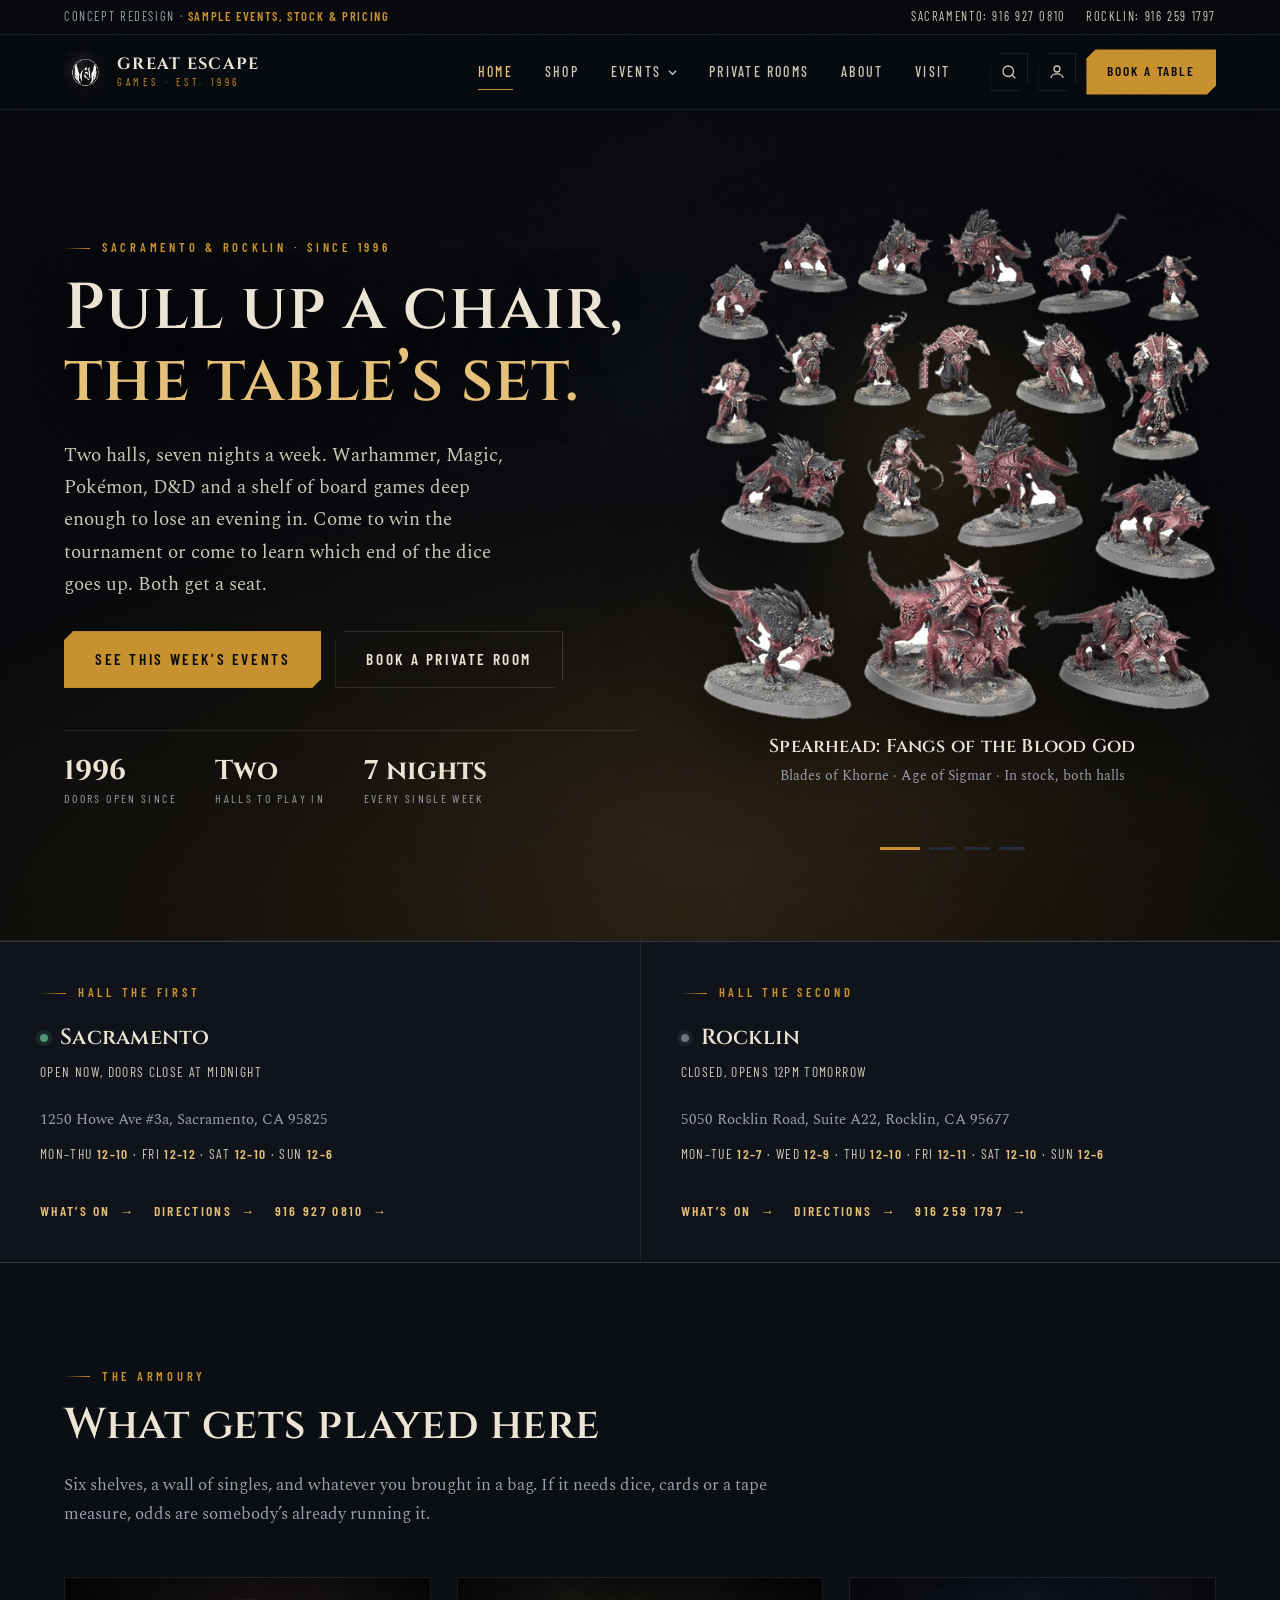
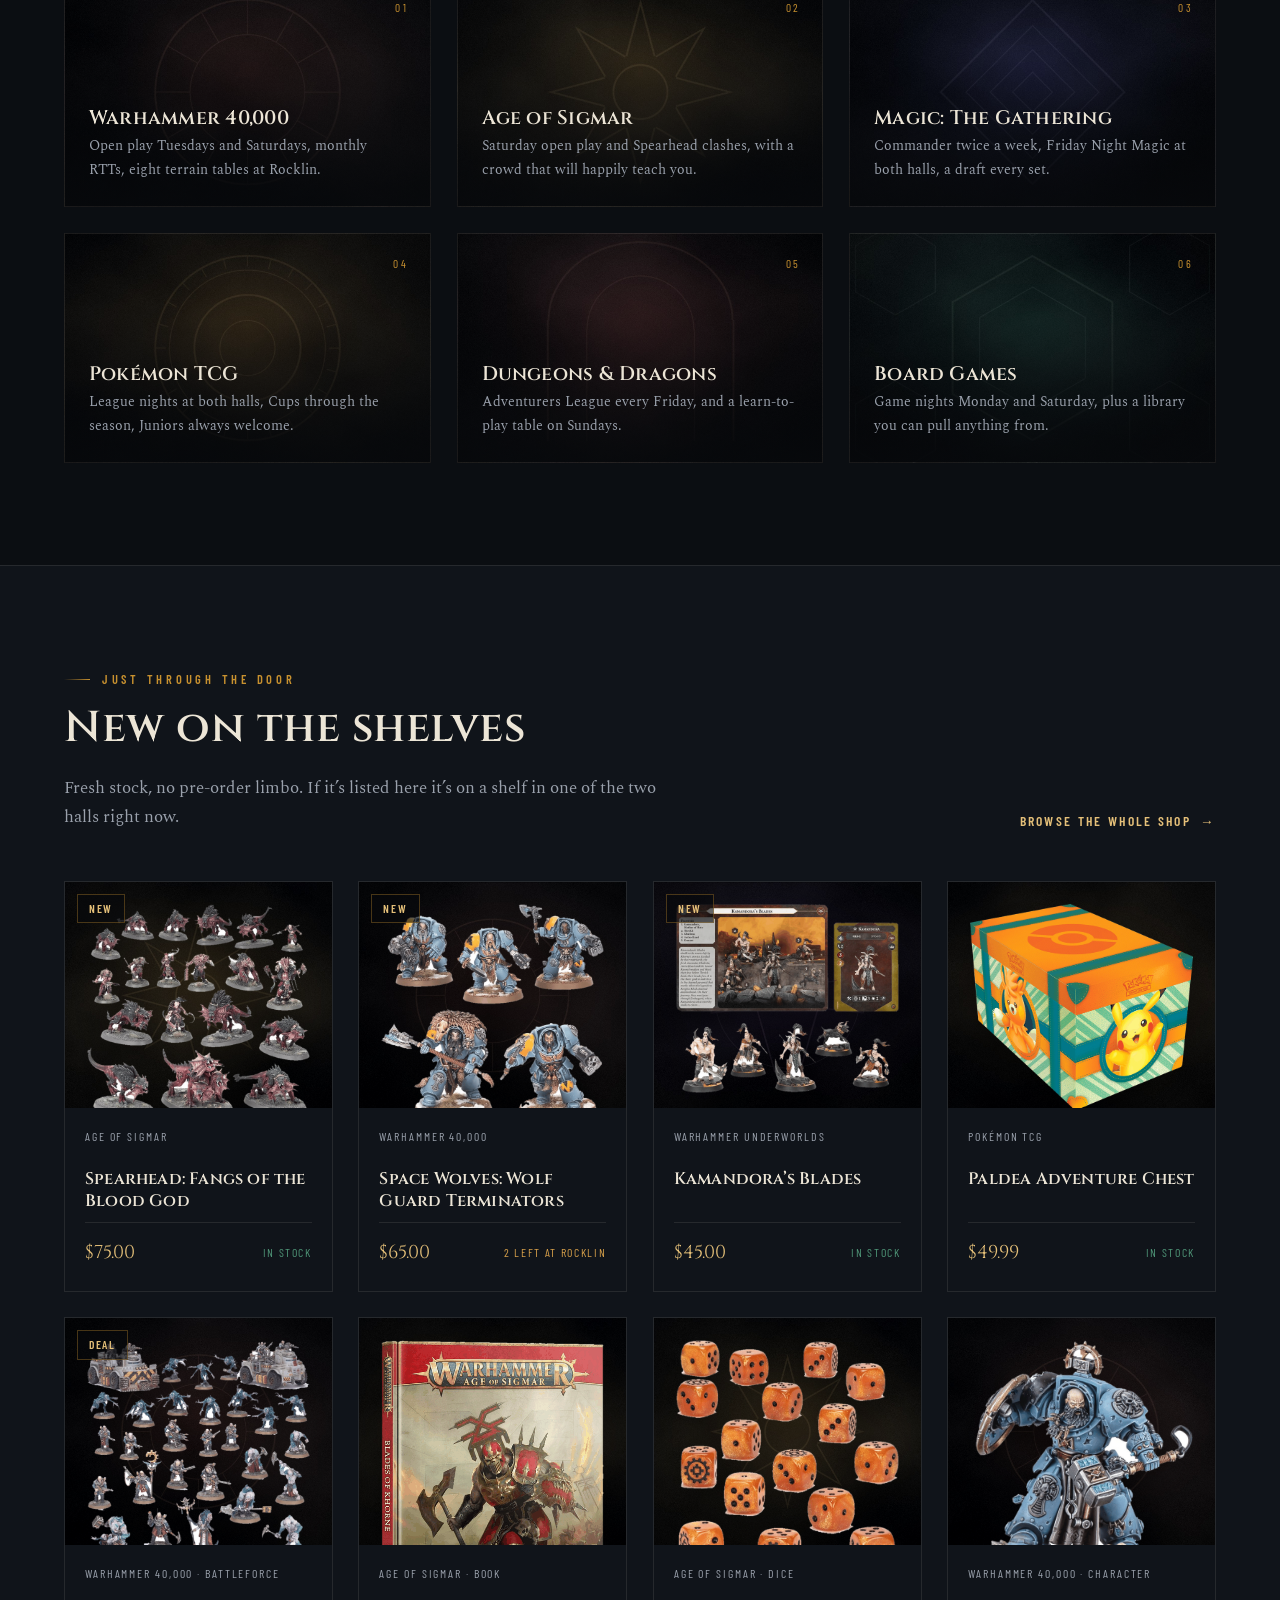
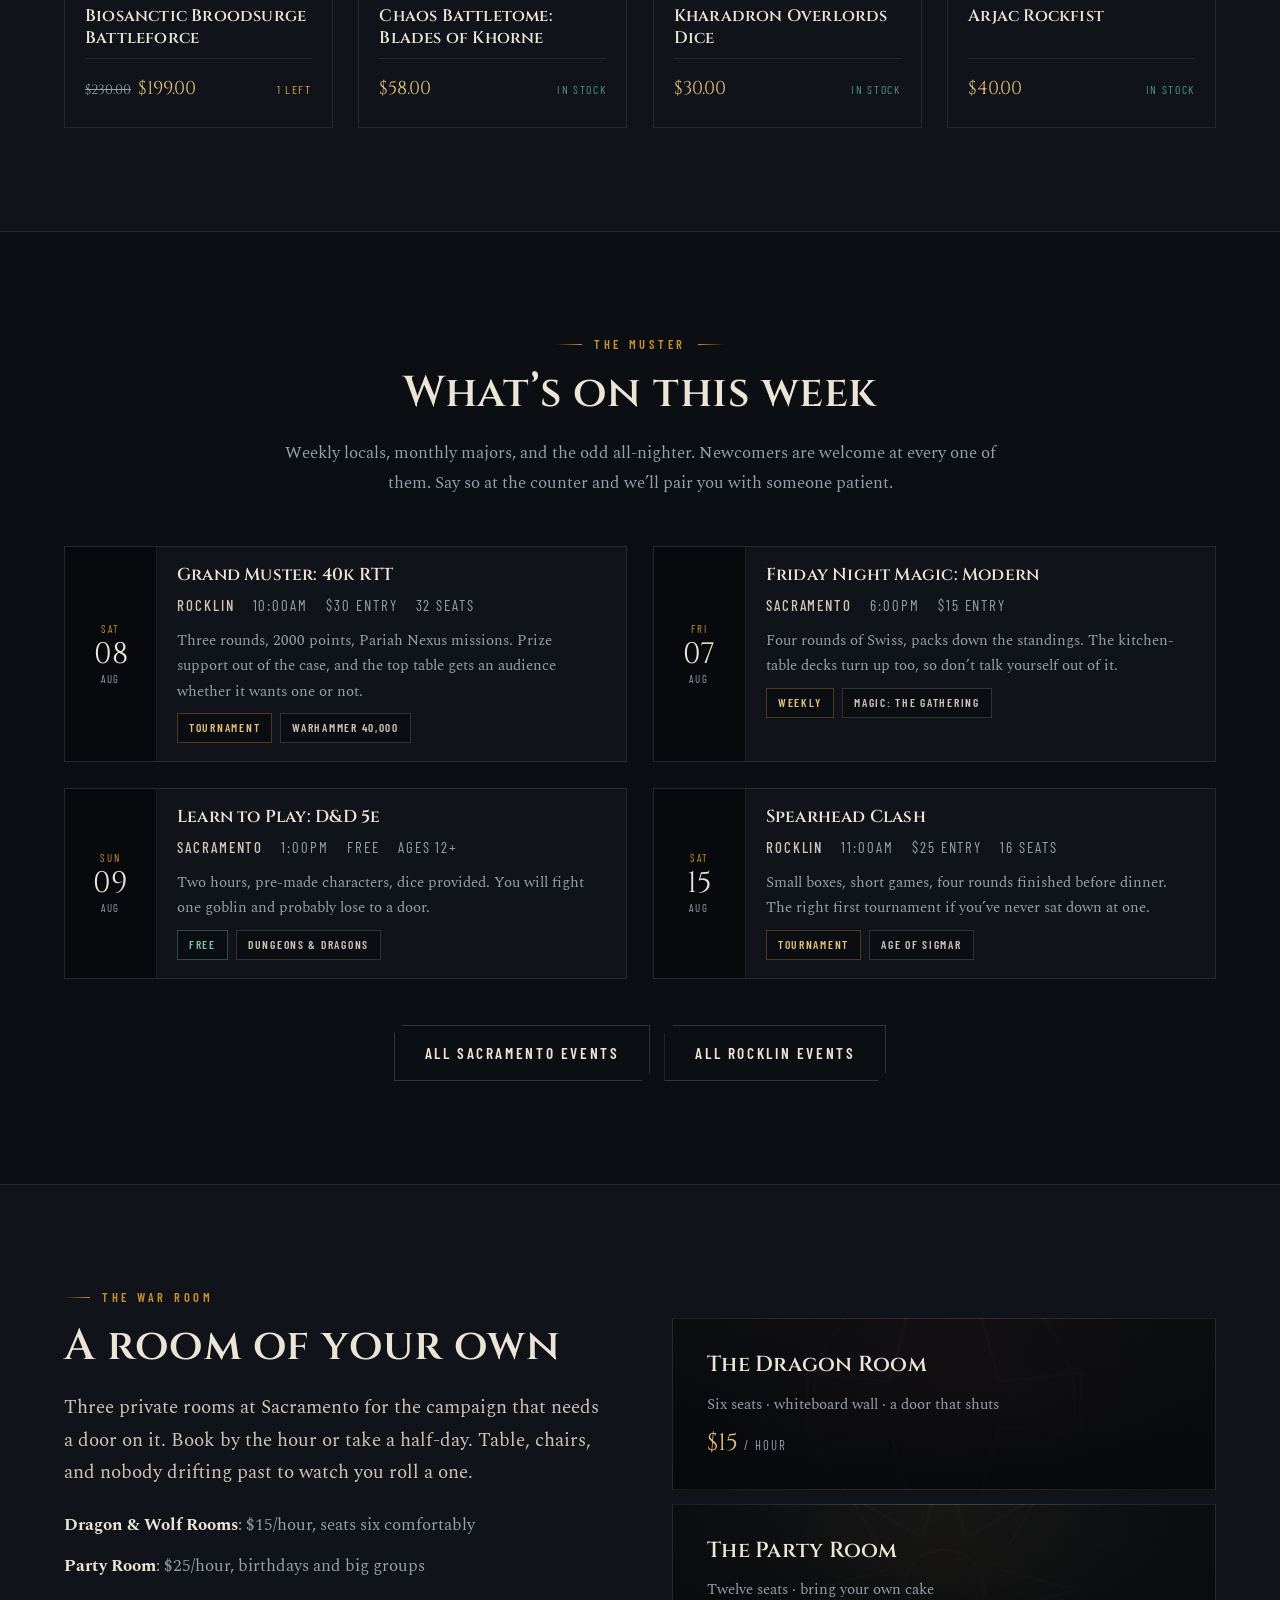
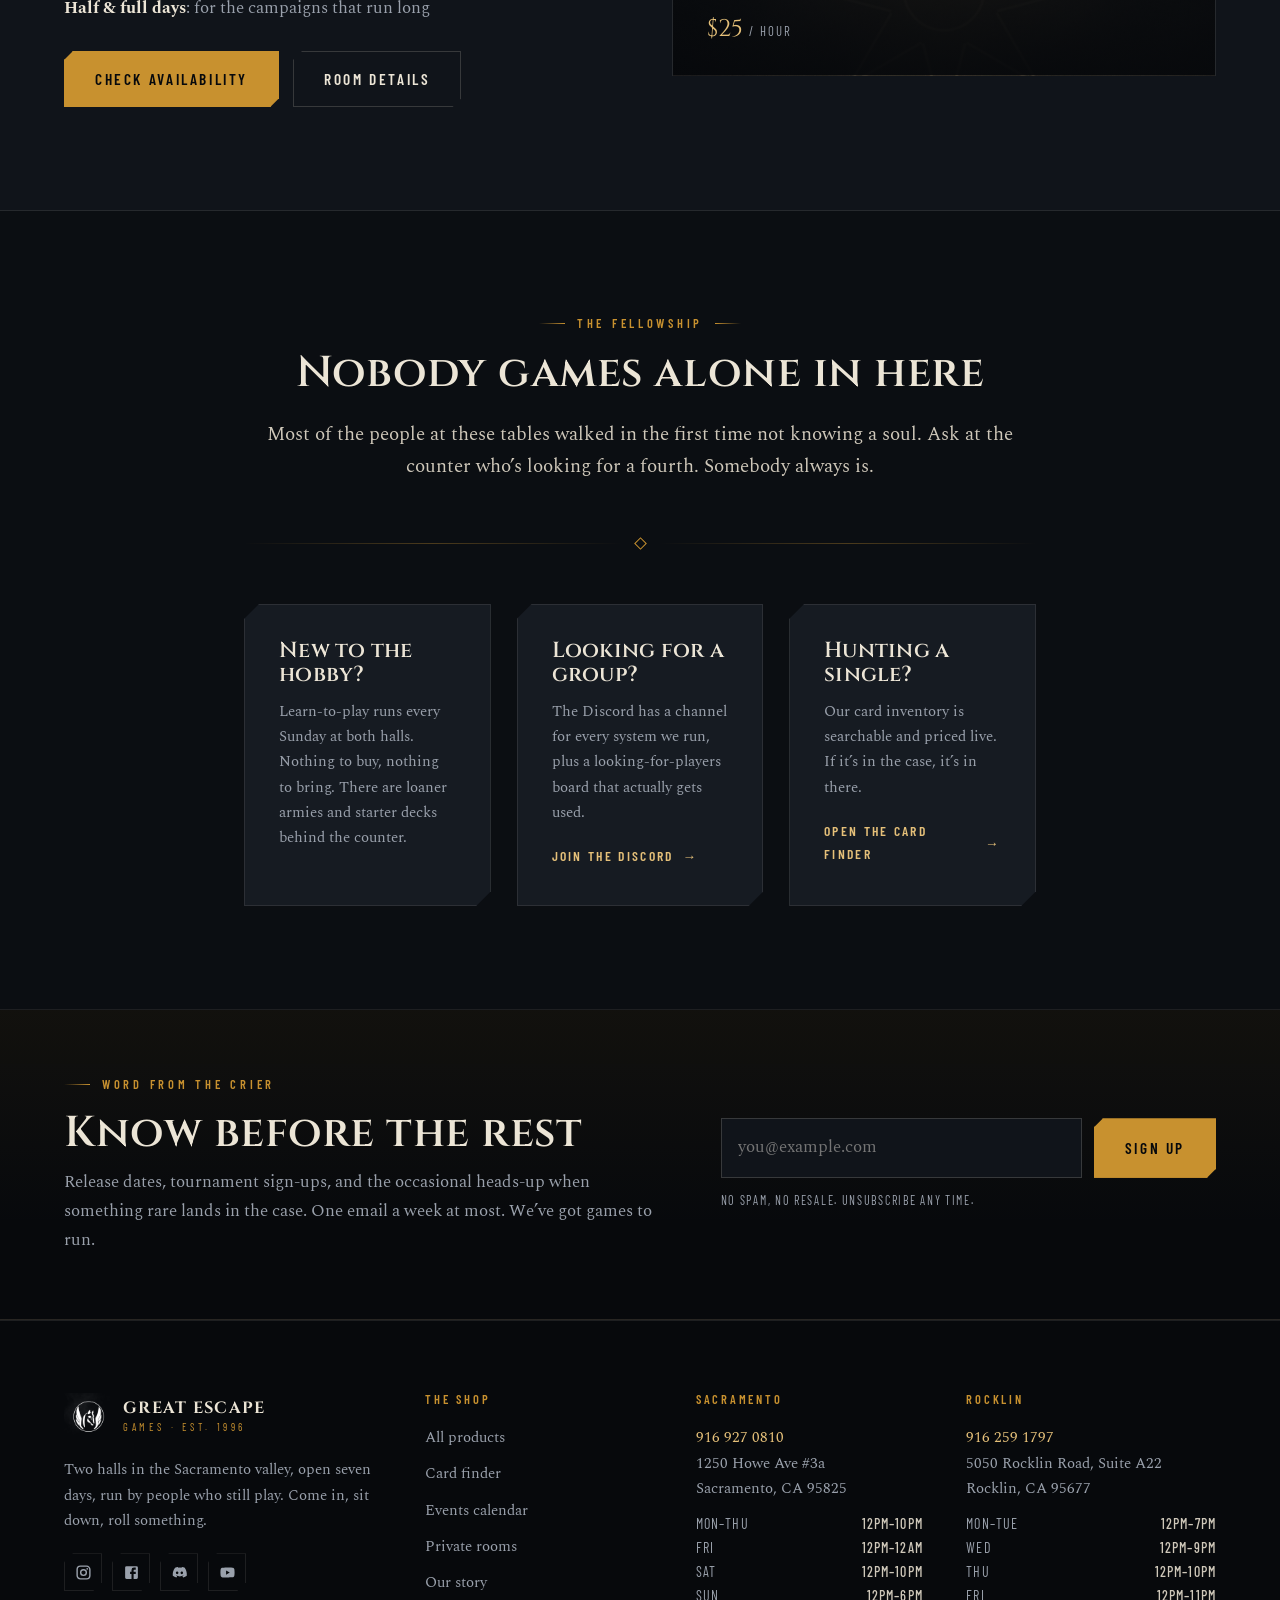
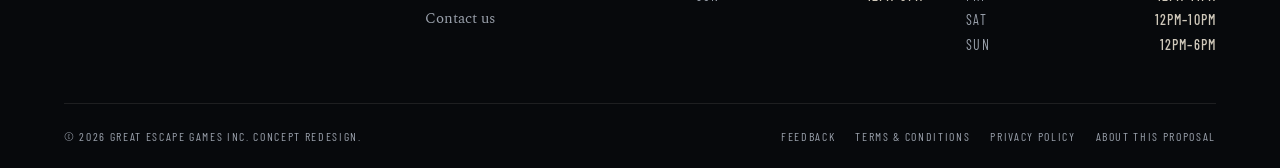
<file: index.html>
<!DOCTYPE html>
<html lang="en">
<head>
<meta charset="utf-8">
<meta name="viewport" content="width=device-width, initial-scale=1">
<title>Great Escape Games | Tabletop, TCG &amp; Miniatures in Sacramento &amp; Rocklin</title>
<meta name="description" content="Sacramento and Rocklin's tabletop hall since 1996. Warhammer, Magic: The Gathering, Pokemon, D&amp;D and board games, seven nights a week across two locations.">
<link rel="icon" href="assets/img/favicon.png">
<link rel="preconnect" href="https://fonts.googleapis.com">
<link rel="preconnect" href="https://fonts.gstatic.com" crossorigin>
<link href="https://fonts.googleapis.com/css2?family=Cinzel:wght@500;600;700&family=Barlow+Condensed:wght@400;500;600&family=Spectral:ital,wght@0,300;0,400;0,500;1,400&display=swap" rel="stylesheet">
<link rel="stylesheet" href="assets/css/geg.css">
</head>
<body data-page="home">

<svg width="0" height="0" style="position:absolute" aria-hidden="true" focusable="false">
  <symbol id="i-search" viewBox="0 0 24 24"><path fill="none" stroke="currentColor" stroke-width="1.7" d="M11 4a7 7 0 1 1 0 14 7 7 0 0 1 0-14zm5 12 4.5 4.5"/></symbol>
  <symbol id="i-user" viewBox="0 0 24 24"><path fill="none" stroke="currentColor" stroke-width="1.7" d="M12 12a4 4 0 1 0 0-8 4 4 0 0 0 0 8zm-8 8c0-3.3 3.6-5.5 8-5.5s8 2.2 8 5.5"/></symbol>
  <symbol id="i-menu" viewBox="0 0 24 24"><path fill="none" stroke="currentColor" stroke-width="1.7" d="M3 6h18M3 12h18M3 18h18"/></symbol>
  <symbol id="i-close" viewBox="0 0 24 24"><path fill="none" stroke="currentColor" stroke-width="1.7" d="m5 5 14 14M19 5 5 19"/></symbol>
  <symbol id="i-ig" viewBox="0 0 24 24"><path fill="currentColor" d="M7.8 2h8.4C19.4 2 22 4.6 22 7.8v8.4a5.8 5.8 0 0 1-5.8 5.8H7.8C4.6 22 2 19.4 2 16.2V7.8A5.8 5.8 0 0 1 7.8 2m-.2 2A3.6 3.6 0 0 0 4 7.6v8.8C4 18.39 5.61 20 7.6 20h8.8a3.6 3.6 0 0 0 3.6-3.6V7.6C20 5.61 18.39 4 16.4 4H7.6m9.65 1.5a1.25 1.25 0 1 1 0 2.5 1.25 1.25 0 0 1 0-2.5M12 7a5 5 0 1 1 0 10 5 5 0 0 1 0-10m0 2a3 3 0 1 0 0 6 3 3 0 0 0 0-6z"/></symbol>
  <symbol id="i-fb" viewBox="0 0 24 24"><path fill="currentColor" d="M5 3h14a2 2 0 0 1 2 2v14a2 2 0 0 1-2 2H5a2 2 0 0 1-2-2V5a2 2 0 0 1 2-2m13 2h-2.5A3.5 3.5 0 0 0 12 8.5V11h-2v3h2v7h3v-7h3v-3h-3V9a1 1 0 0 1 1-1h2V5z"/></symbol>
  <symbol id="i-yt" viewBox="0 0 24 24"><path fill="currentColor" d="M10 15l5.19-3L10 9v6m11.56-7.83c.13.47.22 1.1.28 1.9.07.8.1 1.49.1 2.09L22 12c0 2.19-.16 3.8-.44 4.83-.25.9-.83 1.48-1.73 1.73-.47.13-1.33.22-2.65.28-1.3.07-2.49.1-3.59.1L12 19c-4.19 0-6.8-.16-7.83-.44-.9-.25-1.48-.83-1.73-1.73-.13-.47-.22-1.1-.28-1.9-.07-.8-.1-1.49-.1-2.09L2 12c0-2.19.16-3.8.44-4.83.25-.9.83-1.48 1.73-1.73.47-.13 1.33-.22 2.65-.28 1.3-.07 2.49-.1 3.59-.1L12 5c4.19 0 6.8.16 7.83.44.9.25 1.48.83 1.73 1.73z"/></symbol>
  <symbol id="i-dc" viewBox="0 0 24 24"><path fill="currentColor" d="M19.54 5.34A16.4 16.4 0 0 0 15.5 4.1a.06.06 0 0 0-.07.03c-.17.31-.37.71-.5 1.03a15.2 15.2 0 0 0-4.55 0c-.14-.33-.34-.72-.52-1.03a.06.06 0 0 0-.06-.03 16.4 16.4 0 0 0-4.05 1.24.06.06 0 0 0-.02.02C2.9 9.2 2.2 12.95 2.55 16.65a.07.07 0 0 0 .02.05 16.5 16.5 0 0 0 4.97 2.5.06.06 0 0 0 .07-.02c.38-.52.72-1.07 1.02-1.65a.06.06 0 0 0-.04-.09c-.53-.2-1.05-.45-1.55-.74a.06.06 0 0 1 0-.1l.3-.24a.06.06 0 0 1 .07 0 11.8 11.8 0 0 0 10 0 .06.06 0 0 1 .07 0l.3.24a.06.06 0 0 1 0 .1c-.5.3-1.01.54-1.55.74a.06.06 0 0 0-.03.09c.3.58.64 1.13 1.01 1.65a.06.06 0 0 0 .07.02 16.4 16.4 0 0 0 4.98-2.5.06.06 0 0 0 .02-.05c.42-4.29-.69-8.01-2.94-11.3a.05.05 0 0 0-.03-.02M8.68 14.44c-.98 0-1.79-.9-1.79-2s.79-2.01 1.79-2.01c1 0 1.8.91 1.79 2 0 1.11-.79 2.01-1.79 2.01m6.61 0c-.98 0-1.79-.9-1.79-2s.79-2.01 1.79-2.01c1 0 1.8.91 1.79 2 0 1.11-.78 2.01-1.79 2.01"/></symbol>
  <symbol id="i-pin" viewBox="0 0 24 24"><path fill="none" stroke="currentColor" stroke-width="1.7" d="M12 21s7-6.1 7-11a7 7 0 1 0-14 0c0 4.9 7 11 7 11z"/><circle cx="12" cy="10" r="2.6" fill="none" stroke="currentColor" stroke-width="1.7"/></symbol>
</svg>

<div class="ribbon">
  <div class="wrap">
    <span>Concept redesign &middot; <b>sample events, stock &amp; pricing</b></span>
    <div class="ribbon-phones">
      <a href="tel:19169270810">Sacramento: 916 927 0810</a>
      <a href="tel:19162591797">Rocklin: 916 259 1797</a>
    </div>
  </div>
</div>

<header class="site-head">
  <div class="wrap nav">
    <a class="brand" href="index.html">
      <img src="assets/img/emblem.png" alt="Great Escape Games">
      <span class="brand-txt"><b>Great Escape</b><span>Games &middot; Est. 1996</span></span>
    </a>

    <nav class="nav-links" aria-label="Main">
      <a data-nav="home" href="index.html">Home</a>
      <a data-nav="products" href="products.html">Shop</a>
      <div class="nav-drop">
        <button type="button" aria-haspopup="true">Events
          <svg width="9" height="9" viewBox="0 0 10 10" aria-hidden="true"><path d="M1 3l4 4 4-4" fill="none" stroke="currentColor" stroke-width="1.4"/></svg>
        </button>
        <div class="nav-drop-menu">
          <a href="events.html">All Events<small>Both halls, one calendar</small></a>
          <a href="events.html#sacramento">Sacramento<small>Howe Ave</small></a>
          <a href="events.html#rocklin">Rocklin<small>Rocklin Rd</small></a>
        </div>
      </div>
      <a data-nav="rooms" href="rooms.html">Private Rooms</a>
      <a data-nav="about" href="about.html">About</a>
      <a data-nav="visit" href="visit.html">Visit</a>
    </nav>

    <div class="nav-tools">
      <button class="icon-btn" data-search-open aria-expanded="false" aria-label="Search the shop">
        <svg><use href="#i-search"/></svg>
      </button>
      <a class="icon-btn" href="visit.html#account" aria-label="Your account">
        <svg><use href="#i-user"/></svg>
      </a>
      <a class="btn btn--sm nav-cta" href="rooms.html#book">Book a table</a>
      <button class="icon-btn burger" data-drawer-open aria-expanded="false" aria-label="Open menu">
        <svg><use href="#i-menu"/></svg>
      </button>
    </div>
  </div>
</header>

<div class="searchbar" data-search>
  <div class="wrap">
    <form onsubmit="return false">
      <input type="search" placeholder="Search singles, kits, paints, sleeves&hellip;" aria-label="Search">
      <button class="icon-btn" type="button" data-search-close aria-label="Close search"><svg><use href="#i-close"/></svg></button>
    </form>
    <p class="hint">Try &ldquo;Space Wolves&rdquo;, &ldquo;Commander deck&rdquo;, &ldquo;Contrast paint&rdquo;. Or browse the <a href="products.html">full shop</a></p>
  </div>
</div>

<div class="drawer" data-drawer>
  <div class="drawer-top">
    <span class="brand">
      <img src="assets/img/emblem.png" alt="" width="34">
      <span class="brand-txt"><b>Great Escape</b><span>Games</span></span>
    </span>
    <button class="icon-btn" data-drawer-close aria-label="Close menu"><svg><use href="#i-close"/></svg></button>
  </div>
  <div class="drawer-body">
    <a class="dlink" href="index.html"><em>01</em> Home</a>
    <a class="dlink" href="products.html"><em>02</em> Shop</a>
    <a class="dlink" href="events.html"><em>03</em> Events</a>
    <a class="dlink" href="rooms.html"><em>04</em> Private Rooms</a>
    <a class="dlink" href="about.html"><em>05</em> About</a>
    <a class="dlink" href="visit.html"><em>06</em> Visit &amp; Contact</a>
    <a class="btn btn--block mt-l" href="rooms.html#book">Book a table</a>
  </div>
  <div class="drawer-foot">
    <h4>Call the shop</h4>
    <p class="muted small">Sacramento: <a href="tel:19169270810">916 927 0810</a><br>
       Rocklin: <a href="tel:19162591797">916 259 1797</a></p>
  </div>
</div>

<main>
  <section class="hero" data-hero>
    <div class="wrap">
      <div class="hero-grid">
        <div>
          <p class="eyebrow">Sacramento &amp; Rocklin &middot; Since 1996</p>
          <h1>Pull up a chair,<em>the table&rsquo;s set.</em></h1>
          <p class="lede">Two halls, seven nights a week. Warhammer, Magic, Pok&eacute;mon, D&amp;D and a shelf of board games deep enough to lose an evening in. Come to win the tournament or come to learn which end of the dice goes up. Both get a seat.</p>
          <div class="btn-row">
            <a class="btn" href="events.html">See this week&rsquo;s events</a>
            <a class="btn btn--ghost" href="rooms.html#book">Book a private room</a>
          </div>
          <div class="hero-stats">
            <div><b>1996</b><span>Doors open since</span></div>
            <div><b>Two</b><span>Halls to play in</span></div>
            <div><b>7 nights</b><span>Every single week</span></div>
          </div>
        </div>

        <div class="hero-show">
          <div class="hero-slides">
            <div class="hero-slide" data-title="Spearhead: Fangs of the Blood God" data-sub="Blades of Khorne &middot; Age of Sigmar &middot; In stock, both halls">
              <img src="assets/img/cut/spearhead-khorne.png" alt="Spearhead: Blades of Khorne, Fangs of the Blood God boxed set">
            </div>
            <div class="hero-slide" data-title="Wolf Guard Terminators" data-sub="Space Wolves &middot; Warhammer 40,000 &middot; New release">
              <img src="assets/img/cut/wolf-guard-terminators.png" alt="Space Wolves Wolf Guard Terminators miniatures">
            </div>
            <div class="hero-slide" data-title="Kamandora&rsquo;s Blades" data-sub="Warhammer Underworlds &middot; Warband &amp; cards">
              <img src="assets/img/cut/kamandoras-blades.png" alt="Kamandora's Blades Warhammer Underworlds warband">
            </div>
            <div class="hero-slide" data-title="Paldea Adventure Chest" data-sub="Pok&eacute;mon TCG &middot; Great for a first collection">
              <img src="assets/img/cut/paldea-chest.png" alt="Pok&eacute;mon Paldea Adventure Chest">
            </div>
          </div>
          <div class="hero-cap">
            <h3 data-cap-title></h3>
            <p data-cap-text></p>
          </div>
          <div class="dots" role="group" aria-label="Featured releases"></div>
        </div>
      </div>
    </div>
  </section>

  <section class="halls" aria-label="Our locations">
    <div class="hall" data-hall-status="sacramento">
      <p class="eyebrow">Hall the First</p>
      <h3><span class="open-dot" aria-hidden="true"></span> Sacramento</h3>
      <p class="hall-hours" data-status-text></p>
      <address>1250 Howe Ave #3a, Sacramento, CA 95825</address>
      <p class="hall-hours">Mon&ndash;Thu <b>12&ndash;10</b> &middot; Fri <b>12&ndash;12</b> &middot; Sat <b>12&ndash;10</b> &middot; Sun <b>12&ndash;6</b></p>
      <div class="hall-links">
        <a class="tlink" href="events.html#sacramento">What&rsquo;s on <span>&rarr;</span></a>
        <a class="tlink" href="visit.html#sacramento">Directions <span>&rarr;</span></a>
        <a class="tlink" href="tel:19169270810">916 927 0810 <span>&rarr;</span></a>
      </div>
    </div>
    <div class="hall" data-hall-status="rocklin">
      <p class="eyebrow">Hall the Second</p>
      <h3><span class="open-dot" aria-hidden="true"></span> Rocklin</h3>
      <p class="hall-hours" data-status-text></p>
      <address>5050 Rocklin Road, Suite A22, Rocklin, CA 95677</address>
      <p class="hall-hours">Mon&ndash;Tue <b>12&ndash;7</b> &middot; Wed <b>12&ndash;9</b> &middot; Thu <b>12&ndash;10</b> &middot; Fri <b>12&ndash;11</b> &middot; Sat <b>12&ndash;10</b> &middot; Sun <b>12&ndash;6</b></p>
      <div class="hall-links">
        <a class="tlink" href="events.html#rocklin">What&rsquo;s on <span>&rarr;</span></a>
        <a class="tlink" href="visit.html#rocklin">Directions <span>&rarr;</span></a>
        <a class="tlink" href="tel:19162591797">916 259 1797 <span>&rarr;</span></a>
      </div>
    </div>
  </section>

  <section class="section">
    <div class="wrap">
      <div class="sec-head">
        <p class="eyebrow">The Armoury</p>
        <h2>What gets played here</h2>
        <p>Six shelves, a wall of singles, and whatever you brought in a bag. If it needs dice, cards or a tape measure, odds are somebody&rsquo;s already running it.</p>
      </div>
      <div class="grid grid--3">
        <a class="cat rev" href="events.html#sys-40k" style="background-image:url('assets/img/plate-40k.jpg')">
          <span class="cat-n">01</span>
          <h3>Warhammer 40,000</h3>
          <p>Open play Tuesdays and Saturdays, monthly RTTs, eight terrain tables at Rocklin.</p>
        </a>
        <a class="cat rev" href="events.html#sys-aos" style="background-image:url('assets/img/plate-aos.jpg')">
          <span class="cat-n">02</span>
          <h3>Age of Sigmar</h3>
          <p>Saturday open play and Spearhead clashes, with a crowd that will happily teach you.</p>
        </a>
        <a class="cat rev" href="events.html#sys-mtg" style="background-image:url('assets/img/plate-mtg.jpg')">
          <span class="cat-n">03</span>
          <h3>Magic: The Gathering</h3>
          <p>Commander twice a week, Friday Night Magic at both halls, a draft every set.</p>
        </a>
        <a class="cat rev" href="events.html#sys-pokemon" style="background-image:url('assets/img/plate-pokemon.jpg')">
          <span class="cat-n">04</span>
          <h3>Pok&eacute;mon TCG</h3>
          <p>League nights at both halls, Cups through the season, Juniors always welcome.</p>
        </a>
        <a class="cat rev" href="events.html#sys-dnd" style="background-image:url('assets/img/plate-dnd.jpg')">
          <span class="cat-n">05</span>
          <h3>Dungeons &amp; Dragons</h3>
          <p>Adventurers League every Friday, and a learn-to-play table on Sundays.</p>
        </a>
        <a class="cat rev" href="events.html#sys-board" style="background-image:url('assets/img/plate-board.jpg')">
          <span class="cat-n">06</span>
          <h3>Board Games</h3>
          <p>Game nights Monday and Saturday, plus a library you can pull anything from.</p>
        </a>
      </div>
    </div>
  </section>

  <section class="section section--plate">
    <div class="wrap">
      <div class="sec-head" style="display:flex;justify-content:space-between;align-items:flex-end;gap:24px;max-width:none;flex-wrap:wrap">
        <div style="max-width:620px">
          <p class="eyebrow">Just through the door</p>
          <h2>New on the shelves</h2>
          <p>Fresh stock, no pre-order limbo. If it&rsquo;s listed here it&rsquo;s on a shelf in one of the two halls right now.</p>
        </div>
        <a class="tlink" href="products.html">Browse the whole shop <span>&rarr;</span></a>
      </div>
      <div class="grid grid--4">
        <a class="pcard rev ticked" href="products.html">
          <div class="pcard-media" style="background-image:url('assets/img/plate-aos.jpg')">
            <span class="pcard-flag tag tag--brass">New</span>
            <img src="assets/img/cut/spearhead-khorne.png" alt="Spearhead: Fangs of the Blood God">
          </div>
          <div class="pcard-body">
            <p class="pcard-meta">Age of Sigmar</p>
            <h3>Spearhead: Fangs of the Blood God</h3>
            <div class="pcard-foot"><span class="price">$75.00</span><span class="stock ">In stock</span></div>
          </div>
        </a>
        <a class="pcard rev ticked" href="products.html">
          <div class="pcard-media" style="background-image:url('assets/img/plate-40k.jpg')">
            <span class="pcard-flag tag tag--brass">New</span>
            <img src="assets/img/cut/wolf-guard-terminators.png" alt="Space Wolves: Wolf Guard Terminators">
          </div>
          <div class="pcard-body">
            <p class="pcard-meta">Warhammer 40,000</p>
            <h3>Space Wolves: Wolf Guard Terminators</h3>
            <div class="pcard-foot"><span class="price">$65.00</span><span class="stock is-low">2 left at Rocklin</span></div>
          </div>
        </a>
        <a class="pcard rev ticked" href="products.html">
          <div class="pcard-media" style="background-image:url('assets/img/plate-underworlds.jpg')">
            <span class="pcard-flag tag tag--brass">New</span>
            <img src="assets/img/cut/kamandoras-blades.png" alt="Kamandora's Blades">
          </div>
          <div class="pcard-body">
            <p class="pcard-meta">Warhammer Underworlds</p>
            <h3>Kamandora&rsquo;s Blades</h3>
            <div class="pcard-foot"><span class="price">$45.00</span><span class="stock ">In stock</span></div>
          </div>
        </a>
        <a class="pcard rev ticked" href="products.html">
          <div class="pcard-media" style="background-image:url('assets/img/plate-pokemon.jpg')">
            <img src="assets/img/cut/paldea-chest.png" alt="Paldea Adventure Chest">
          </div>
          <div class="pcard-body">
            <p class="pcard-meta">Pok&eacute;mon TCG</p>
            <h3>Paldea Adventure Chest</h3>
            <div class="pcard-foot"><span class="price">$49.99</span><span class="stock ">In stock</span></div>
          </div>
        </a>
        <a class="pcard rev ticked" href="products.html">
          <div class="pcard-media" style="background-image:url('assets/img/plate-40k.jpg')">
            <span class="pcard-flag tag tag--brass">Deal</span>
            <img src="assets/img/cut/biosanctic-broodsurge.png" alt="Biosanctic Broodsurge Battleforce">
          </div>
          <div class="pcard-body">
            <p class="pcard-meta">Warhammer 40,000 &middot; Battleforce</p>
            <h3>Biosanctic Broodsurge Battleforce</h3>
            <div class="pcard-foot"><span class="price"><s>$230.00</s>$199.00</span><span class="stock is-low">1 left</span></div>
          </div>
        </a>
        <a class="pcard rev ticked" href="products.html">
          <div class="pcard-media" style="background-image:url('assets/img/plate-aos.jpg')">
            <img src="assets/img/cut/battletome-khorne.png" alt="Chaos Battletome: Blades of Khorne">
          </div>
          <div class="pcard-body">
            <p class="pcard-meta">Age of Sigmar &middot; Book</p>
            <h3>Chaos Battletome: Blades of Khorne</h3>
            <div class="pcard-foot"><span class="price">$58.00</span><span class="stock ">In stock</span></div>
          </div>
        </a>
        <a class="pcard rev ticked" href="products.html">
          <div class="pcard-media" style="background-image:url('assets/img/plate-aos.jpg')">
            <img src="assets/img/cut/kharadron-dice.png" alt="Kharadron Overlords Dice">
          </div>
          <div class="pcard-body">
            <p class="pcard-meta">Age of Sigmar &middot; Dice</p>
            <h3>Kharadron Overlords Dice</h3>
            <div class="pcard-foot"><span class="price">$30.00</span><span class="stock ">In stock</span></div>
          </div>
        </a>
        <a class="pcard rev ticked" href="products.html">
          <div class="pcard-media" style="background-image:url('assets/img/plate-40k.jpg')">
            <img src="assets/img/cut/arjac-rockfist.png" alt="Arjac Rockfist">
          </div>
          <div class="pcard-body">
            <p class="pcard-meta">Warhammer 40,000 &middot; Character</p>
            <h3>Arjac Rockfist</h3>
            <div class="pcard-foot"><span class="price">$40.00</span><span class="stock ">In stock</span></div>
          </div>
        </a>
      </div>
    </div>
  </section>

  <section class="section">
    <div class="wrap">
      <div class="sec-head sec-head--center">
        <p class="eyebrow eyebrow--center">The Muster</p>
        <h2>What&rsquo;s on this week</h2>
        <p>Weekly locals, monthly majors, and the odd all-nighter. Newcomers are welcome at every one of them. Say so at the counter and we&rsquo;ll pair you with someone patient.</p>
      </div>
      <div class="grid grid--2">
        <a class="ecard rev" href="events.html#rocklin">
          <div class="ecard-date"><span class="dow">Sat</span><span class="dnum">08</span><span class="mon">Aug</span></div>
          <div class="ecard-body">
            <h3>Grand Muster: 40k RTT</h3>
            <p class="ecard-line"><b>Rocklin</b> <span>10:00am</span> <span>$30 entry</span> <span>32 seats</span></p>
            <p>Three rounds, 2000 points, Pariah Nexus missions. Prize support out of the case, and the top table gets an audience whether it wants one or not.</p>
            <div class="tag-row"><span class="tag tag--brass">Tournament</span><span class="tag ">Warhammer 40,000</span></div>
          </div>
        </a>
        <a class="ecard rev" href="events.html#sacramento">
          <div class="ecard-date"><span class="dow">Fri</span><span class="dnum">07</span><span class="mon">Aug</span></div>
          <div class="ecard-body">
            <h3>Friday Night Magic: Modern</h3>
            <p class="ecard-line"><b>Sacramento</b> <span>6:00pm</span> <span>$15 entry</span></p>
            <p>Four rounds of Swiss, packs down the standings. The kitchen-table decks turn up too, so don&rsquo;t talk yourself out of it.</p>
            <div class="tag-row"><span class="tag tag--brass">Weekly</span><span class="tag ">Magic: The Gathering</span></div>
          </div>
        </a>
        <a class="ecard rev" href="events.html#sacramento">
          <div class="ecard-date"><span class="dow">Sun</span><span class="dnum">09</span><span class="mon">Aug</span></div>
          <div class="ecard-body">
            <h3>Learn to Play: D&amp;D 5e</h3>
            <p class="ecard-line"><b>Sacramento</b> <span>1:00pm</span> <span>Free</span> <span>Ages 12+</span></p>
            <p>Two hours, pre-made characters, dice provided. You will fight one goblin and probably lose to a door.</p>
            <div class="tag-row"><span class="tag tag--free">Free</span><span class="tag ">Dungeons &amp; Dragons</span></div>
          </div>
        </a>
        <a class="ecard rev" href="events.html#rocklin">
          <div class="ecard-date"><span class="dow">Sat</span><span class="dnum">15</span><span class="mon">Aug</span></div>
          <div class="ecard-body">
            <h3>Spearhead Clash</h3>
            <p class="ecard-line"><b>Rocklin</b> <span>11:00am</span> <span>$25 entry</span> <span>16 seats</span></p>
            <p>Small boxes, short games, four rounds finished before dinner. The right first tournament if you&rsquo;ve never sat down at one.</p>
            <div class="tag-row"><span class="tag tag--brass">Tournament</span><span class="tag ">Age of Sigmar</span></div>
          </div>
        </a>
      </div>
      <div class="btn-row mt-l" style="justify-content:center">
        <a class="btn btn--ghost" href="events.html#sacramento">All Sacramento events</a>
        <a class="btn btn--ghost" href="events.html#rocklin">All Rocklin events</a>
      </div>
    </div>
  </section>

  <section class="section section--plate">
    <div class="wrap">
      <div class="grid grid--2" style="align-items:center;gap:clamp(28px,5vw,64px)">
        <div>
          <p class="eyebrow">The War Room</p>
          <h2>A room of your own</h2>
          <p class="lede">Three private rooms at Sacramento for the campaign that needs a door on it. Book by the hour or take a half-day. Table, chairs, and nobody drifting past to watch you roll a one.</p>
          <ul style="list-style:none;padding:0;margin:0 0 28px;display:flex;flex-direction:column;gap:12px">
            <li><b style="color:var(--bone)">Dragon &amp; Wolf Rooms</b><span class="muted">: $15/hour, seats six comfortably</span></li>
            <li><b style="color:var(--bone)">Party Room</b><span class="muted">: $25/hour, birthdays and big groups</span></li>
            <li><b style="color:var(--bone)">Half &amp; full days</b><span class="muted">: for the campaigns that run long</span></li>
          </ul>
          <div class="btn-row">
            <a class="btn" href="rooms.html#book">Check availability</a>
            <a class="btn btn--ghost" href="rooms.html">Room details</a>
          </div>
        </div>
        <div class="grid" style="gap:14px">
          <div class="room rev" style="background-image:url('assets/img/room-dragon.jpg');min-height:170px">
            <h3 style="margin:0">The Dragon Room</h3>
            <p class="muted small" style="margin:0">Six seats &middot; whiteboard wall &middot; a door that shuts</p>
            <p class="rate" style="font-size:1.5rem">$15 <span>/ hour</span></p>
          </div>
          <div class="room rev" style="background-image:url('assets/img/room-party.jpg');min-height:170px">
            <h3 style="margin:0">The Party Room</h3>
            <p class="muted small" style="margin:0">Twelve seats &middot; bring your own cake</p>
            <p class="rate" style="font-size:1.5rem">$25 <span>/ hour</span></p>
          </div>
        </div>
      </div>
    </div>
  </section>

  <section class="section">
    <div class="wrap wrap--narrow center">
      <p class="eyebrow eyebrow--center">The Fellowship</p>
      <h2>Nobody games alone in here</h2>
      <p class="lede">Most of the people at these tables walked in the first time not knowing a soul. Ask at the counter who&rsquo;s looking for a fourth. Somebody always is.</p>
      <div class="ornament" aria-hidden="true"><i></i></div>
      <div class="grid grid--3" style="text-align:left">
        <div class="panel rev">
          <h3>New to the hobby?</h3>
          <p class="muted small">Learn-to-play runs every Sunday at both halls. Nothing to buy, nothing to bring. There are loaner armies and starter decks behind the counter.</p>
        </div>
        <div class="panel rev">
          <h3>Looking for a group?</h3>
          <p class="muted small">The Discord has a channel for every system we run, plus a looking-for-players board that actually gets used.</p>
          <p><a class="tlink" href="https://discord.com/invite/QqpvvqK" target="_blank" rel="noopener">Join the Discord <span>&rarr;</span></a></p>
        </div>
        <div class="panel rev">
          <h3>Hunting a single?</h3>
          <p class="muted small">Our card inventory is searchable and priced live. If it&rsquo;s in the case, it&rsquo;s in there.</p>
          <p><a class="tlink" href="https://greatescapegamesllc.tcgplayerpro.com/" target="_blank" rel="noopener">Open the card finder <span>&rarr;</span></a></p>
        </div>
      </div>
    </div>
  </section>

  <section class="section section--tight crier">
    <div class="wrap crier-in">
      <div>
        <p class="eyebrow">Word from the Crier</p>
        <h2 style="margin-bottom:10px">Know before the rest</h2>
        <p class="muted">Release dates, tournament sign-ups, and the occasional heads-up when something rare lands in the case. One email a week at most. We&rsquo;ve got games to run.</p>
      </div>
      <div>
        <form data-mock>
          <label class="is-hidden" for="crier-email">Email address</label>
          <input id="crier-email" type="email" required placeholder="you@example.com">
          <button class="btn" type="submit">Sign up</button>
        </form>
        <p class="form-said">Signed up. Watch for the confirmation in your inbox.</p>
        <p class="form-note" style="margin-top:12px">No spam, no resale. Unsubscribe any time.</p>
      </div>
    </div>
  </section>

</main>

<footer class="site-foot">
  <div class="wrap">
    <div class="foot-grid">
      <div class="foot-col">
        <div class="foot-brand">
          <img src="assets/img/emblem.png" alt="">
          <span class="brand-txt"><b>Great Escape</b><span>Games &middot; Est. 1996</span></span>
        </div>
        <p class="muted small">Two halls in the Sacramento valley, open seven days, run by people who still play. Come in, sit down, roll something.</p>
        <div class="socials">
          <a href="https://www.instagram.com/explore/locations/252481501/great-escape-games-and-comics/?hl=en" target="_blank" rel="noopener" aria-label="Instagram"><svg><use href="#i-ig"/></svg></a>
          <a href="https://www.facebook.com/GEGsacramento" target="_blank" rel="noopener" aria-label="Facebook"><svg><use href="#i-fb"/></svg></a>
          <a href="https://discord.com/invite/QqpvvqK" target="_blank" rel="noopener" aria-label="Discord"><svg><use href="#i-dc"/></svg></a>
          <a href="https://www.youtube.com/channel/UCLXZYz1W28wHGWhjYSmiPtQ/videos" target="_blank" rel="noopener" aria-label="YouTube"><svg><use href="#i-yt"/></svg></a>
        </div>
      </div>

      <div class="foot-col">
        <h4>The Shop</h4>
        <ul>
          <li><a href="products.html">All products</a></li>
          <li><a href="https://greatescapegamesllc.tcgplayerpro.com/" target="_blank" rel="noopener">Card finder</a></li>
          <li><a href="events.html">Events calendar</a></li>
          <li><a href="rooms.html">Private rooms</a></li>
          <li><a href="about.html">Our story</a></li>
          <li><a href="visit.html">Contact us</a></li>
        </ul>
      </div>

      <div class="foot-col">
        <h4>Sacramento</h4>
        <p class="small"><a href="tel:19169270810">916 927 0810</a><br>1250 Howe Ave #3a<br>Sacramento, CA 95825</p>
        <div class="foot-hours"><span>Mon&ndash;Thu</span><b>12pm&ndash;10pm</b></div>
        <div class="foot-hours"><span>Fri</span><b>12pm&ndash;12am</b></div>
        <div class="foot-hours"><span>Sat</span><b>12pm&ndash;10pm</b></div>
        <div class="foot-hours"><span>Sun</span><b>12pm&ndash;6pm</b></div>
      </div>

      <div class="foot-col">
        <h4>Rocklin</h4>
        <p class="small"><a href="tel:19162591797">916 259 1797</a><br>5050 Rocklin Road, Suite A22<br>Rocklin, CA 95677</p>
        <div class="foot-hours"><span>Mon&ndash;Tue</span><b>12pm&ndash;7pm</b></div>
        <div class="foot-hours"><span>Wed</span><b>12pm&ndash;9pm</b></div>
        <div class="foot-hours"><span>Thu</span><b>12pm&ndash;10pm</b></div>
        <div class="foot-hours"><span>Fri</span><b>12pm&ndash;11pm</b></div>
        <div class="foot-hours"><span>Sat</span><b>12pm&ndash;10pm</b></div>
        <div class="foot-hours"><span>Sun</span><b>12pm&ndash;6pm</b></div>
      </div>
    </div>

    <div class="foot-bar">
      <span>&copy; <span data-year></span> Great Escape Games Inc. Concept redesign.</span>
      <nav>
        <a href="visit.html#contact">Feedback</a>
        <a href="legal.html#terms">Terms &amp; Conditions</a>
        <a href="legal.html#privacy">Privacy Policy</a>
        <a href="proposal.html">About this proposal</a>
      </nav>
    </div>
  </div>
</footer>

<script src="assets/js/geg.js"></script>
</body>
</html>
</file>
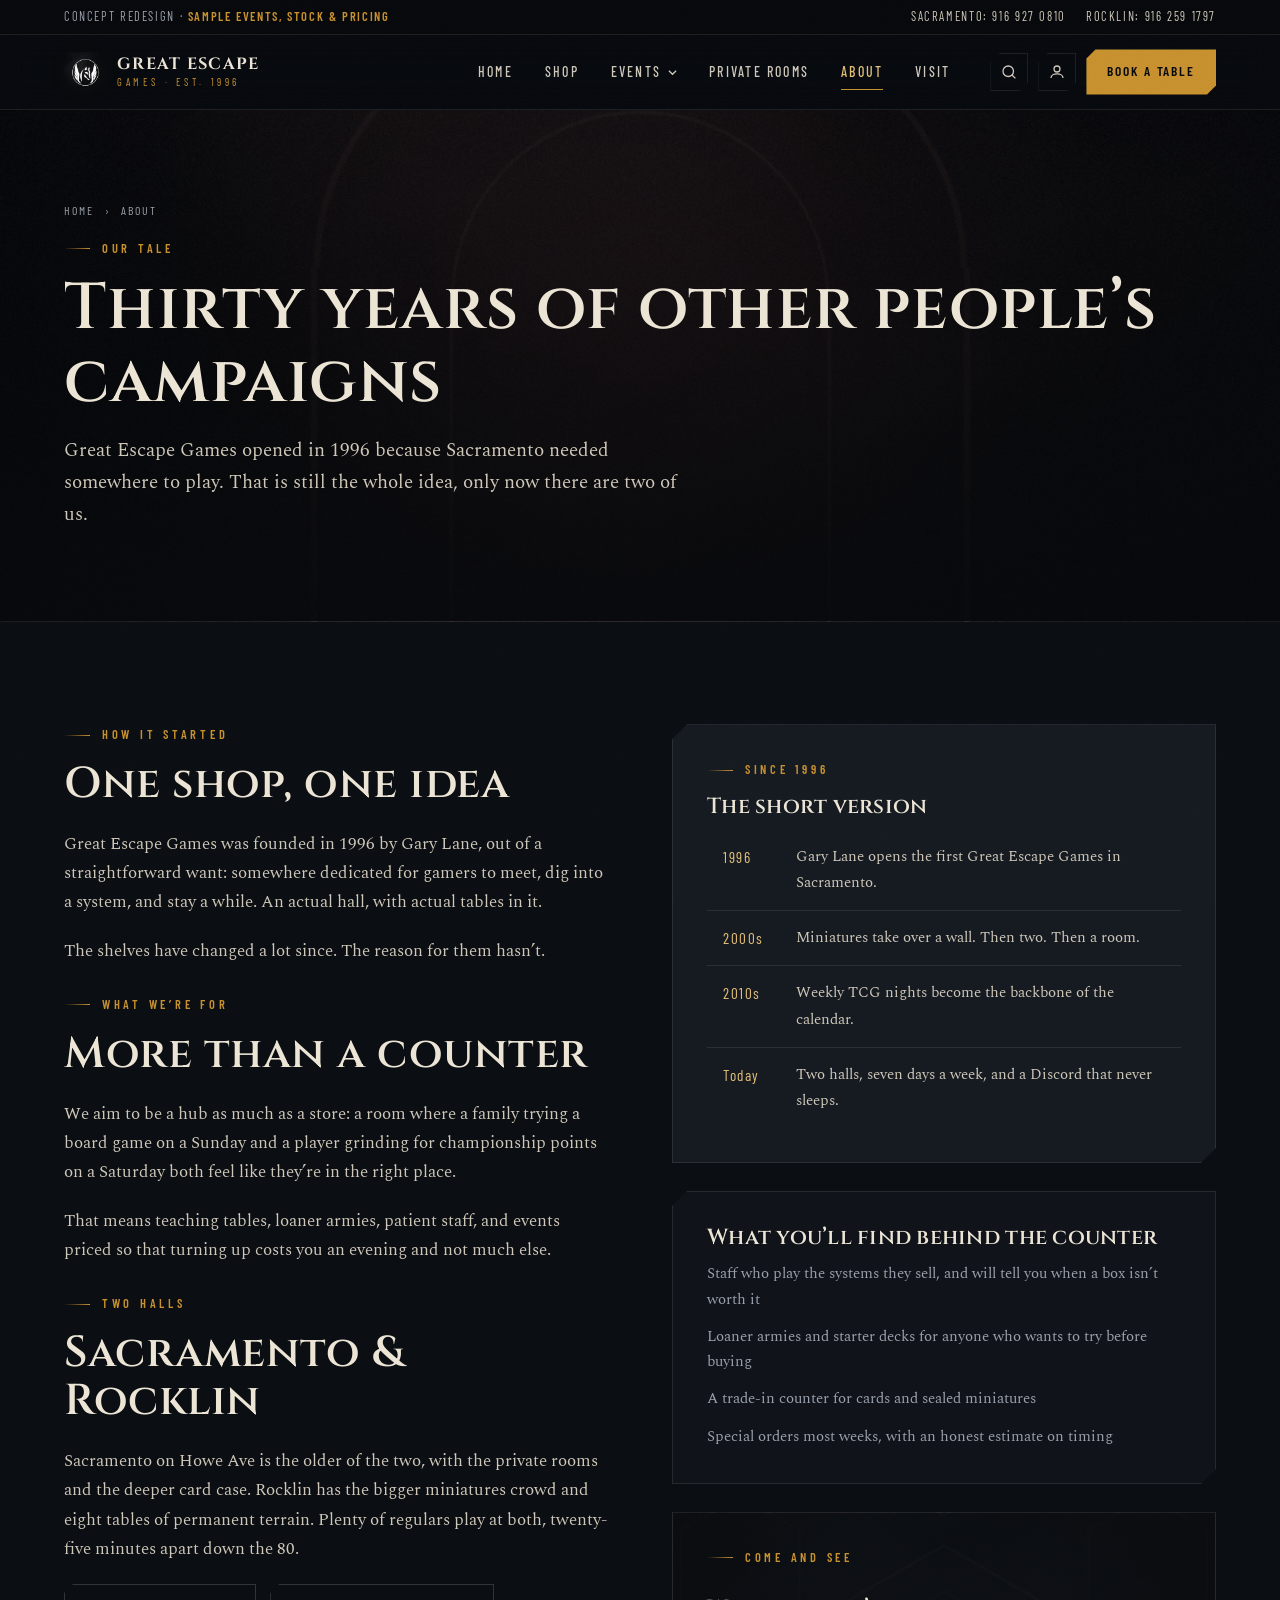
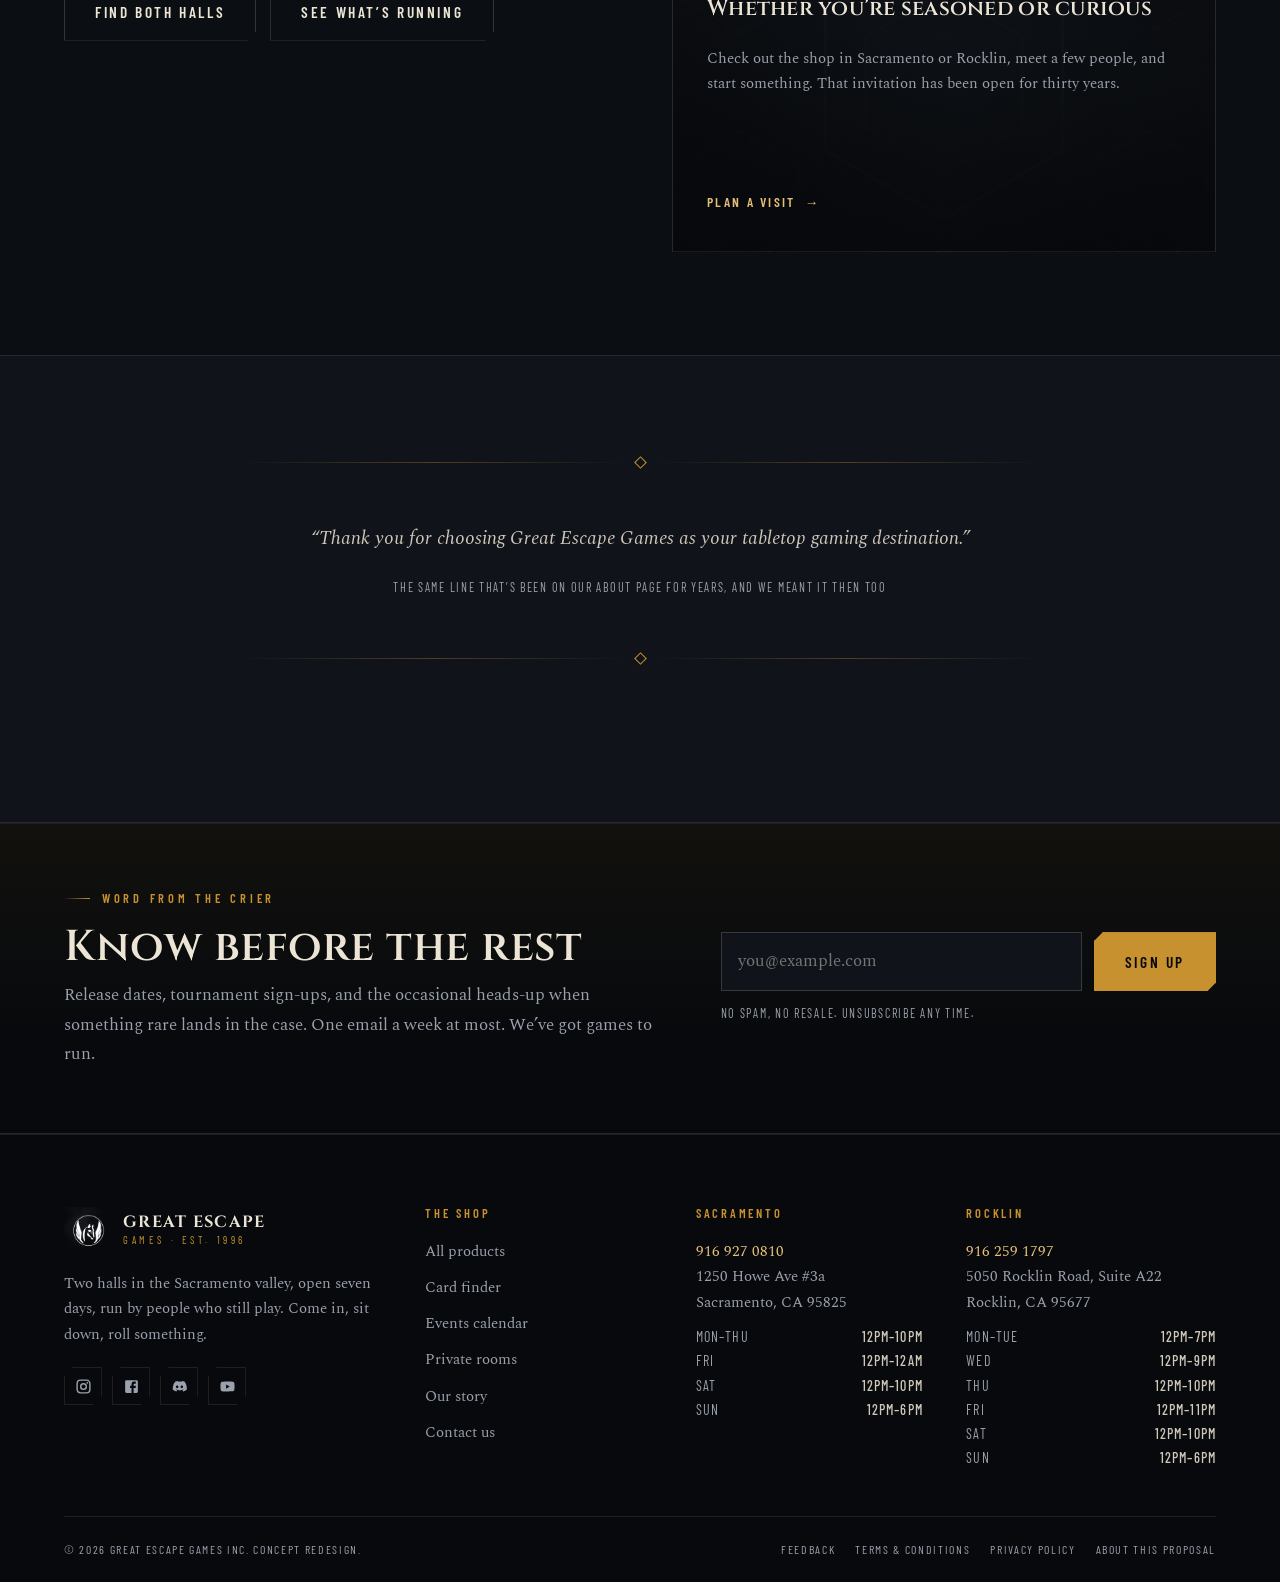
<file: about.html>
<!DOCTYPE html>
<html lang="en">
<head>
<meta charset="utf-8">
<meta name="viewport" content="width=device-width, initial-scale=1">
<title>About | Great Escape Games</title>
<meta name="description" content="Founded in 1996 by Gary Lane, Great Escape Games is Sacramento and Rocklin's home for tabletop gaming, miniatures and trading card games.">
<link rel="icon" href="assets/img/favicon.png">
<link rel="preconnect" href="https://fonts.googleapis.com">
<link rel="preconnect" href="https://fonts.gstatic.com" crossorigin>
<link href="https://fonts.googleapis.com/css2?family=Cinzel:wght@500;600;700&family=Barlow+Condensed:wght@400;500;600&family=Spectral:ital,wght@0,300;0,400;0,500;1,400&display=swap" rel="stylesheet">
<link rel="stylesheet" href="assets/css/geg.css">
</head>
<body data-page="about">

<svg width="0" height="0" style="position:absolute" aria-hidden="true" focusable="false">
  <symbol id="i-search" viewBox="0 0 24 24"><path fill="none" stroke="currentColor" stroke-width="1.7" d="M11 4a7 7 0 1 1 0 14 7 7 0 0 1 0-14zm5 12 4.5 4.5"/></symbol>
  <symbol id="i-user" viewBox="0 0 24 24"><path fill="none" stroke="currentColor" stroke-width="1.7" d="M12 12a4 4 0 1 0 0-8 4 4 0 0 0 0 8zm-8 8c0-3.3 3.6-5.5 8-5.5s8 2.2 8 5.5"/></symbol>
  <symbol id="i-menu" viewBox="0 0 24 24"><path fill="none" stroke="currentColor" stroke-width="1.7" d="M3 6h18M3 12h18M3 18h18"/></symbol>
  <symbol id="i-close" viewBox="0 0 24 24"><path fill="none" stroke="currentColor" stroke-width="1.7" d="m5 5 14 14M19 5 5 19"/></symbol>
  <symbol id="i-ig" viewBox="0 0 24 24"><path fill="currentColor" d="M7.8 2h8.4C19.4 2 22 4.6 22 7.8v8.4a5.8 5.8 0 0 1-5.8 5.8H7.8C4.6 22 2 19.4 2 16.2V7.8A5.8 5.8 0 0 1 7.8 2m-.2 2A3.6 3.6 0 0 0 4 7.6v8.8C4 18.39 5.61 20 7.6 20h8.8a3.6 3.6 0 0 0 3.6-3.6V7.6C20 5.61 18.39 4 16.4 4H7.6m9.65 1.5a1.25 1.25 0 1 1 0 2.5 1.25 1.25 0 0 1 0-2.5M12 7a5 5 0 1 1 0 10 5 5 0 0 1 0-10m0 2a3 3 0 1 0 0 6 3 3 0 0 0 0-6z"/></symbol>
  <symbol id="i-fb" viewBox="0 0 24 24"><path fill="currentColor" d="M5 3h14a2 2 0 0 1 2 2v14a2 2 0 0 1-2 2H5a2 2 0 0 1-2-2V5a2 2 0 0 1 2-2m13 2h-2.5A3.5 3.5 0 0 0 12 8.5V11h-2v3h2v7h3v-7h3v-3h-3V9a1 1 0 0 1 1-1h2V5z"/></symbol>
  <symbol id="i-yt" viewBox="0 0 24 24"><path fill="currentColor" d="M10 15l5.19-3L10 9v6m11.56-7.83c.13.47.22 1.1.28 1.9.07.8.1 1.49.1 2.09L22 12c0 2.19-.16 3.8-.44 4.83-.25.9-.83 1.48-1.73 1.73-.47.13-1.33.22-2.65.28-1.3.07-2.49.1-3.59.1L12 19c-4.19 0-6.8-.16-7.83-.44-.9-.25-1.48-.83-1.73-1.73-.13-.47-.22-1.1-.28-1.9-.07-.8-.1-1.49-.1-2.09L2 12c0-2.19.16-3.8.44-4.83.25-.9.83-1.48 1.73-1.73.47-.13 1.33-.22 2.65-.28 1.3-.07 2.49-.1 3.59-.1L12 5c4.19 0 6.8.16 7.83.44.9.25 1.48.83 1.73 1.73z"/></symbol>
  <symbol id="i-dc" viewBox="0 0 24 24"><path fill="currentColor" d="M19.54 5.34A16.4 16.4 0 0 0 15.5 4.1a.06.06 0 0 0-.07.03c-.17.31-.37.71-.5 1.03a15.2 15.2 0 0 0-4.55 0c-.14-.33-.34-.72-.52-1.03a.06.06 0 0 0-.06-.03 16.4 16.4 0 0 0-4.05 1.24.06.06 0 0 0-.02.02C2.9 9.2 2.2 12.95 2.55 16.65a.07.07 0 0 0 .02.05 16.5 16.5 0 0 0 4.97 2.5.06.06 0 0 0 .07-.02c.38-.52.72-1.07 1.02-1.65a.06.06 0 0 0-.04-.09c-.53-.2-1.05-.45-1.55-.74a.06.06 0 0 1 0-.1l.3-.24a.06.06 0 0 1 .07 0 11.8 11.8 0 0 0 10 0 .06.06 0 0 1 .07 0l.3.24a.06.06 0 0 1 0 .1c-.5.3-1.01.54-1.55.74a.06.06 0 0 0-.03.09c.3.58.64 1.13 1.01 1.65a.06.06 0 0 0 .07.02 16.4 16.4 0 0 0 4.98-2.5.06.06 0 0 0 .02-.05c.42-4.29-.69-8.01-2.94-11.3a.05.05 0 0 0-.03-.02M8.68 14.44c-.98 0-1.79-.9-1.79-2s.79-2.01 1.79-2.01c1 0 1.8.91 1.79 2 0 1.11-.79 2.01-1.79 2.01m6.61 0c-.98 0-1.79-.9-1.79-2s.79-2.01 1.79-2.01c1 0 1.8.91 1.79 2 0 1.11-.78 2.01-1.79 2.01"/></symbol>
  <symbol id="i-pin" viewBox="0 0 24 24"><path fill="none" stroke="currentColor" stroke-width="1.7" d="M12 21s7-6.1 7-11a7 7 0 1 0-14 0c0 4.9 7 11 7 11z"/><circle cx="12" cy="10" r="2.6" fill="none" stroke="currentColor" stroke-width="1.7"/></symbol>
</svg>

<div class="ribbon">
  <div class="wrap">
    <span>Concept redesign &middot; <b>sample events, stock &amp; pricing</b></span>
    <div class="ribbon-phones">
      <a href="tel:19169270810">Sacramento: 916 927 0810</a>
      <a href="tel:19162591797">Rocklin: 916 259 1797</a>
    </div>
  </div>
</div>

<header class="site-head">
  <div class="wrap nav">
    <a class="brand" href="index.html">
      <img src="assets/img/emblem.png" alt="Great Escape Games">
      <span class="brand-txt"><b>Great Escape</b><span>Games &middot; Est. 1996</span></span>
    </a>

    <nav class="nav-links" aria-label="Main">
      <a data-nav="home" href="index.html">Home</a>
      <a data-nav="products" href="products.html">Shop</a>
      <div class="nav-drop">
        <button type="button" aria-haspopup="true">Events
          <svg width="9" height="9" viewBox="0 0 10 10" aria-hidden="true"><path d="M1 3l4 4 4-4" fill="none" stroke="currentColor" stroke-width="1.4"/></svg>
        </button>
        <div class="nav-drop-menu">
          <a href="events.html">All Events<small>Both halls, one calendar</small></a>
          <a href="events.html#sacramento">Sacramento<small>Howe Ave</small></a>
          <a href="events.html#rocklin">Rocklin<small>Rocklin Rd</small></a>
        </div>
      </div>
      <a data-nav="rooms" href="rooms.html">Private Rooms</a>
      <a data-nav="about" href="about.html">About</a>
      <a data-nav="visit" href="visit.html">Visit</a>
    </nav>

    <div class="nav-tools">
      <button class="icon-btn" data-search-open aria-expanded="false" aria-label="Search the shop">
        <svg><use href="#i-search"/></svg>
      </button>
      <a class="icon-btn" href="visit.html#account" aria-label="Your account">
        <svg><use href="#i-user"/></svg>
      </a>
      <a class="btn btn--sm nav-cta" href="rooms.html#book">Book a table</a>
      <button class="icon-btn burger" data-drawer-open aria-expanded="false" aria-label="Open menu">
        <svg><use href="#i-menu"/></svg>
      </button>
    </div>
  </div>
</header>

<div class="searchbar" data-search>
  <div class="wrap">
    <form onsubmit="return false">
      <input type="search" placeholder="Search singles, kits, paints, sleeves&hellip;" aria-label="Search">
      <button class="icon-btn" type="button" data-search-close aria-label="Close search"><svg><use href="#i-close"/></svg></button>
    </form>
    <p class="hint">Try &ldquo;Space Wolves&rdquo;, &ldquo;Commander deck&rdquo;, &ldquo;Contrast paint&rdquo;. Or browse the <a href="products.html">full shop</a></p>
  </div>
</div>

<div class="drawer" data-drawer>
  <div class="drawer-top">
    <span class="brand">
      <img src="assets/img/emblem.png" alt="" width="34">
      <span class="brand-txt"><b>Great Escape</b><span>Games</span></span>
    </span>
    <button class="icon-btn" data-drawer-close aria-label="Close menu"><svg><use href="#i-close"/></svg></button>
  </div>
  <div class="drawer-body">
    <a class="dlink" href="index.html"><em>01</em> Home</a>
    <a class="dlink" href="products.html"><em>02</em> Shop</a>
    <a class="dlink" href="events.html"><em>03</em> Events</a>
    <a class="dlink" href="rooms.html"><em>04</em> Private Rooms</a>
    <a class="dlink" href="about.html"><em>05</em> About</a>
    <a class="dlink" href="visit.html"><em>06</em> Visit &amp; Contact</a>
    <a class="btn btn--block mt-l" href="rooms.html#book">Book a table</a>
  </div>
  <div class="drawer-foot">
    <h4>Call the shop</h4>
    <p class="muted small">Sacramento: <a href="tel:19169270810">916 927 0810</a><br>
       Rocklin: <a href="tel:19162591797">916 259 1797</a></p>
  </div>
</div>

<main>
  <section class="phead" style="background-image:url('assets/img/plate-dnd.jpg')">
    <div class="wrap">
      <p class="crumbs"><a href="index.html">Home</a> &rsaquo; <span>About</span></p>
      <p class="eyebrow">Our Tale</p>
      <h1>Thirty years of other people&rsquo;s campaigns</h1>
      <p class="lede">Great Escape Games opened in 1996 because Sacramento needed somewhere to play. That is still the whole idea, only now there are two of us.</p>
    </div>
  </section>

  <section class="section">
    <div class="wrap">
      <div class="grid grid--2" style="gap:clamp(28px,5vw,64px);align-items:start">
        <div class="stack-lg">
          <div>
            <p class="eyebrow">How it started</p>
            <h2>One shop, one idea</h2>
            <p>Great Escape Games was founded in 1996 by Gary Lane, out of a straightforward want: somewhere dedicated for gamers to meet, dig into a system, and stay a while. An actual hall, with actual tables in it.</p>
            <p>The shelves have changed a lot since. The reason for them hasn&rsquo;t.</p>
          </div>
          <div>
            <p class="eyebrow">What we&rsquo;re for</p>
            <h2>More than a counter</h2>
            <p>We aim to be a hub as much as a store: a room where a family trying a board game on a Sunday and a player grinding for championship points on a Saturday both feel like they&rsquo;re in the right place.</p>
            <p>That means teaching tables, loaner armies, patient staff, and events priced so that turning up costs you an evening and not much else.</p>
          </div>
          <div>
            <p class="eyebrow">Two halls</p>
            <h2>Sacramento &amp; Rocklin</h2>
            <p>Sacramento on Howe Ave is the older of the two, with the private rooms and the deeper card case. Rocklin has the bigger miniatures crowd and eight tables of permanent terrain. Plenty of regulars play at both, twenty-five minutes apart down the 80.</p>
            <div class="btn-row" style="margin-top:20px">
              <a class="btn btn--ghost" href="visit.html">Find both halls</a>
              <a class="btn btn--ghost" href="events.html">See what&rsquo;s running</a>
            </div>
          </div>
        </div>

        <div class="stack-lg">
          <div class="panel">
            <p class="eyebrow">Since 1996</p>
            <h3>The short version</h3>
            <div class="tbl-scroll" style="border:0;background:none">
              <table class="tbl">
                <tbody>
                  <tr><td class="t-time">1996</td><td>Gary Lane opens the first Great Escape Games in Sacramento.</td></tr>
                  <tr><td class="t-time">2000s</td><td>Miniatures take over a wall. Then two. Then a room.</td></tr>
                  <tr><td class="t-time">2010s</td><td>Weekly TCG nights become the backbone of the calendar.</td></tr>
                  <tr><td class="t-time">Today</td><td>Two halls, seven days a week, and a Discord that never sleeps.</td></tr>
                </tbody>
              </table>
            </div>
          </div>

          <div class="panel panel--dark">
            <h3>What you&rsquo;ll find behind the counter</h3>
            <ul style="list-style:none;padding:0;margin:0;display:flex;flex-direction:column;gap:12px">
              <li class="muted small">Staff who play the systems they sell, and will tell you when a box isn&rsquo;t worth it</li>
              <li class="muted small">Loaner armies and starter decks for anyone who wants to try before buying</li>
              <li class="muted small">A trade-in counter for cards and sealed miniatures</li>
              <li class="muted small">Special orders most weeks, with an honest estimate on timing</li>
            </ul>
          </div>

          <div class="room" style="background-image:url('assets/img/plate-neutral.jpg')">
            <p class="eyebrow">Come and see</p>
            <h3>Whether you&rsquo;re seasoned or curious</h3>
            <p class="muted small">Check out the shop in Sacramento or Rocklin, meet a few people, and start something. That invitation has been open for thirty years.</p>
            <div class="room-foot"><a class="tlink" href="visit.html">Plan a visit <span>&rarr;</span></a></div>
          </div>
        </div>
      </div>
    </div>
  </section>

  <section class="section section--plate">
    <div class="wrap wrap--narrow center">
      <div class="ornament" style="margin-top:0" aria-hidden="true"><i></i></div>
      <p class="lede" style="font-style:italic">&ldquo;Thank you for choosing Great Escape Games as your tabletop gaming destination.&rdquo;</p>
      <p class="form-note">The same line that&rsquo;s been on our About page for years, and we meant it then too</p>
      <div class="ornament" aria-hidden="true"><i></i></div>
    </div>
  </section>

  <section class="section section--tight crier">
    <div class="wrap crier-in">
      <div>
        <p class="eyebrow">Word from the Crier</p>
        <h2 style="margin-bottom:10px">Know before the rest</h2>
        <p class="muted">Release dates, tournament sign-ups, and the occasional heads-up when something rare lands in the case. One email a week at most. We&rsquo;ve got games to run.</p>
      </div>
      <div>
        <form data-mock>
          <label class="is-hidden" for="crier-email">Email address</label>
          <input id="crier-email" type="email" required placeholder="you@example.com">
          <button class="btn" type="submit">Sign up</button>
        </form>
        <p class="form-said">Signed up. Watch for the confirmation in your inbox.</p>
        <p class="form-note" style="margin-top:12px">No spam, no resale. Unsubscribe any time.</p>
      </div>
    </div>
  </section>
</main>

<footer class="site-foot">
  <div class="wrap">
    <div class="foot-grid">
      <div class="foot-col">
        <div class="foot-brand">
          <img src="assets/img/emblem.png" alt="">
          <span class="brand-txt"><b>Great Escape</b><span>Games &middot; Est. 1996</span></span>
        </div>
        <p class="muted small">Two halls in the Sacramento valley, open seven days, run by people who still play. Come in, sit down, roll something.</p>
        <div class="socials">
          <a href="https://www.instagram.com/explore/locations/252481501/great-escape-games-and-comics/?hl=en" target="_blank" rel="noopener" aria-label="Instagram"><svg><use href="#i-ig"/></svg></a>
          <a href="https://www.facebook.com/GEGsacramento" target="_blank" rel="noopener" aria-label="Facebook"><svg><use href="#i-fb"/></svg></a>
          <a href="https://discord.com/invite/QqpvvqK" target="_blank" rel="noopener" aria-label="Discord"><svg><use href="#i-dc"/></svg></a>
          <a href="https://www.youtube.com/channel/UCLXZYz1W28wHGWhjYSmiPtQ/videos" target="_blank" rel="noopener" aria-label="YouTube"><svg><use href="#i-yt"/></svg></a>
        </div>
      </div>

      <div class="foot-col">
        <h4>The Shop</h4>
        <ul>
          <li><a href="products.html">All products</a></li>
          <li><a href="https://greatescapegamesllc.tcgplayerpro.com/" target="_blank" rel="noopener">Card finder</a></li>
          <li><a href="events.html">Events calendar</a></li>
          <li><a href="rooms.html">Private rooms</a></li>
          <li><a href="about.html">Our story</a></li>
          <li><a href="visit.html">Contact us</a></li>
        </ul>
      </div>

      <div class="foot-col">
        <h4>Sacramento</h4>
        <p class="small"><a href="tel:19169270810">916 927 0810</a><br>1250 Howe Ave #3a<br>Sacramento, CA 95825</p>
        <div class="foot-hours"><span>Mon&ndash;Thu</span><b>12pm&ndash;10pm</b></div>
        <div class="foot-hours"><span>Fri</span><b>12pm&ndash;12am</b></div>
        <div class="foot-hours"><span>Sat</span><b>12pm&ndash;10pm</b></div>
        <div class="foot-hours"><span>Sun</span><b>12pm&ndash;6pm</b></div>
      </div>

      <div class="foot-col">
        <h4>Rocklin</h4>
        <p class="small"><a href="tel:19162591797">916 259 1797</a><br>5050 Rocklin Road, Suite A22<br>Rocklin, CA 95677</p>
        <div class="foot-hours"><span>Mon&ndash;Tue</span><b>12pm&ndash;7pm</b></div>
        <div class="foot-hours"><span>Wed</span><b>12pm&ndash;9pm</b></div>
        <div class="foot-hours"><span>Thu</span><b>12pm&ndash;10pm</b></div>
        <div class="foot-hours"><span>Fri</span><b>12pm&ndash;11pm</b></div>
        <div class="foot-hours"><span>Sat</span><b>12pm&ndash;10pm</b></div>
        <div class="foot-hours"><span>Sun</span><b>12pm&ndash;6pm</b></div>
      </div>
    </div>

    <div class="foot-bar">
      <span>&copy; <span data-year></span> Great Escape Games Inc. Concept redesign.</span>
      <nav>
        <a href="visit.html#contact">Feedback</a>
        <a href="legal.html#terms">Terms &amp; Conditions</a>
        <a href="legal.html#privacy">Privacy Policy</a>
        <a href="proposal.html">About this proposal</a>
      </nav>
    </div>
  </div>
</footer>

<script src="assets/js/geg.js"></script>
</body>
</html>
</file>
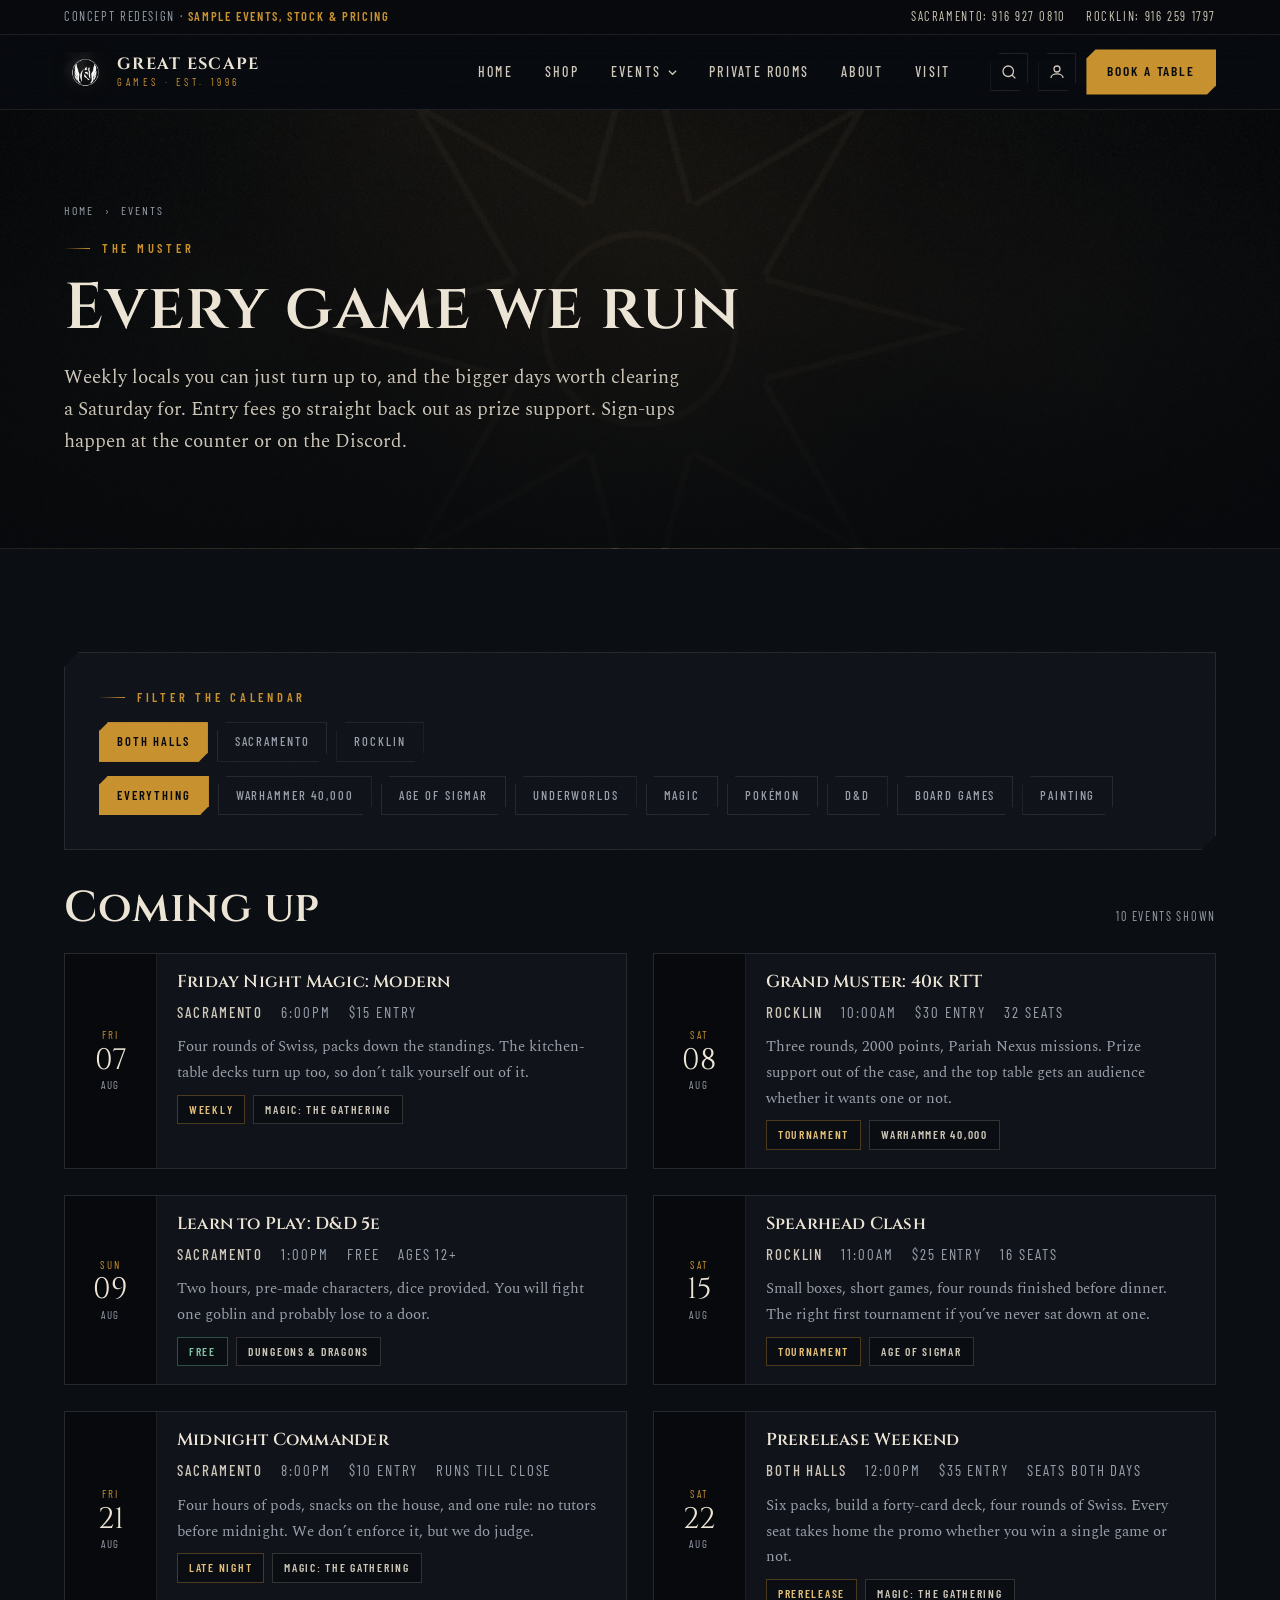
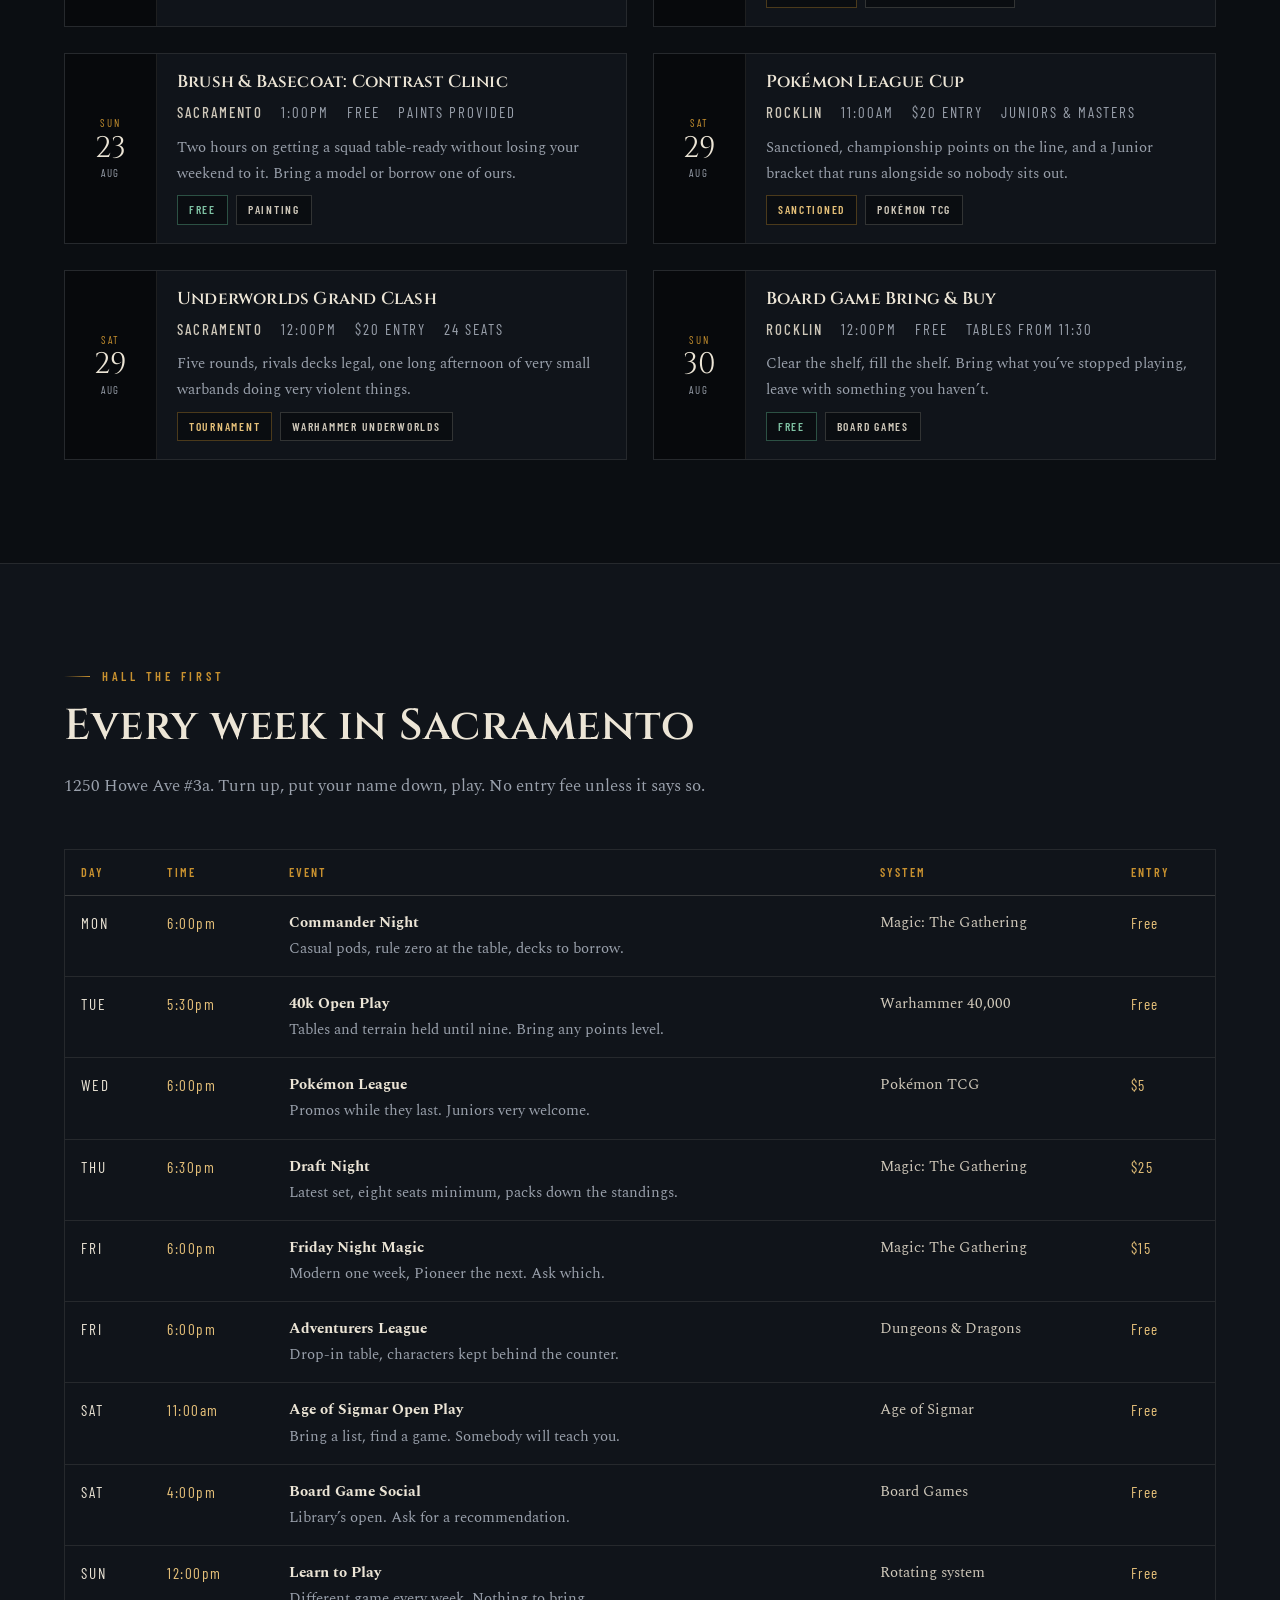
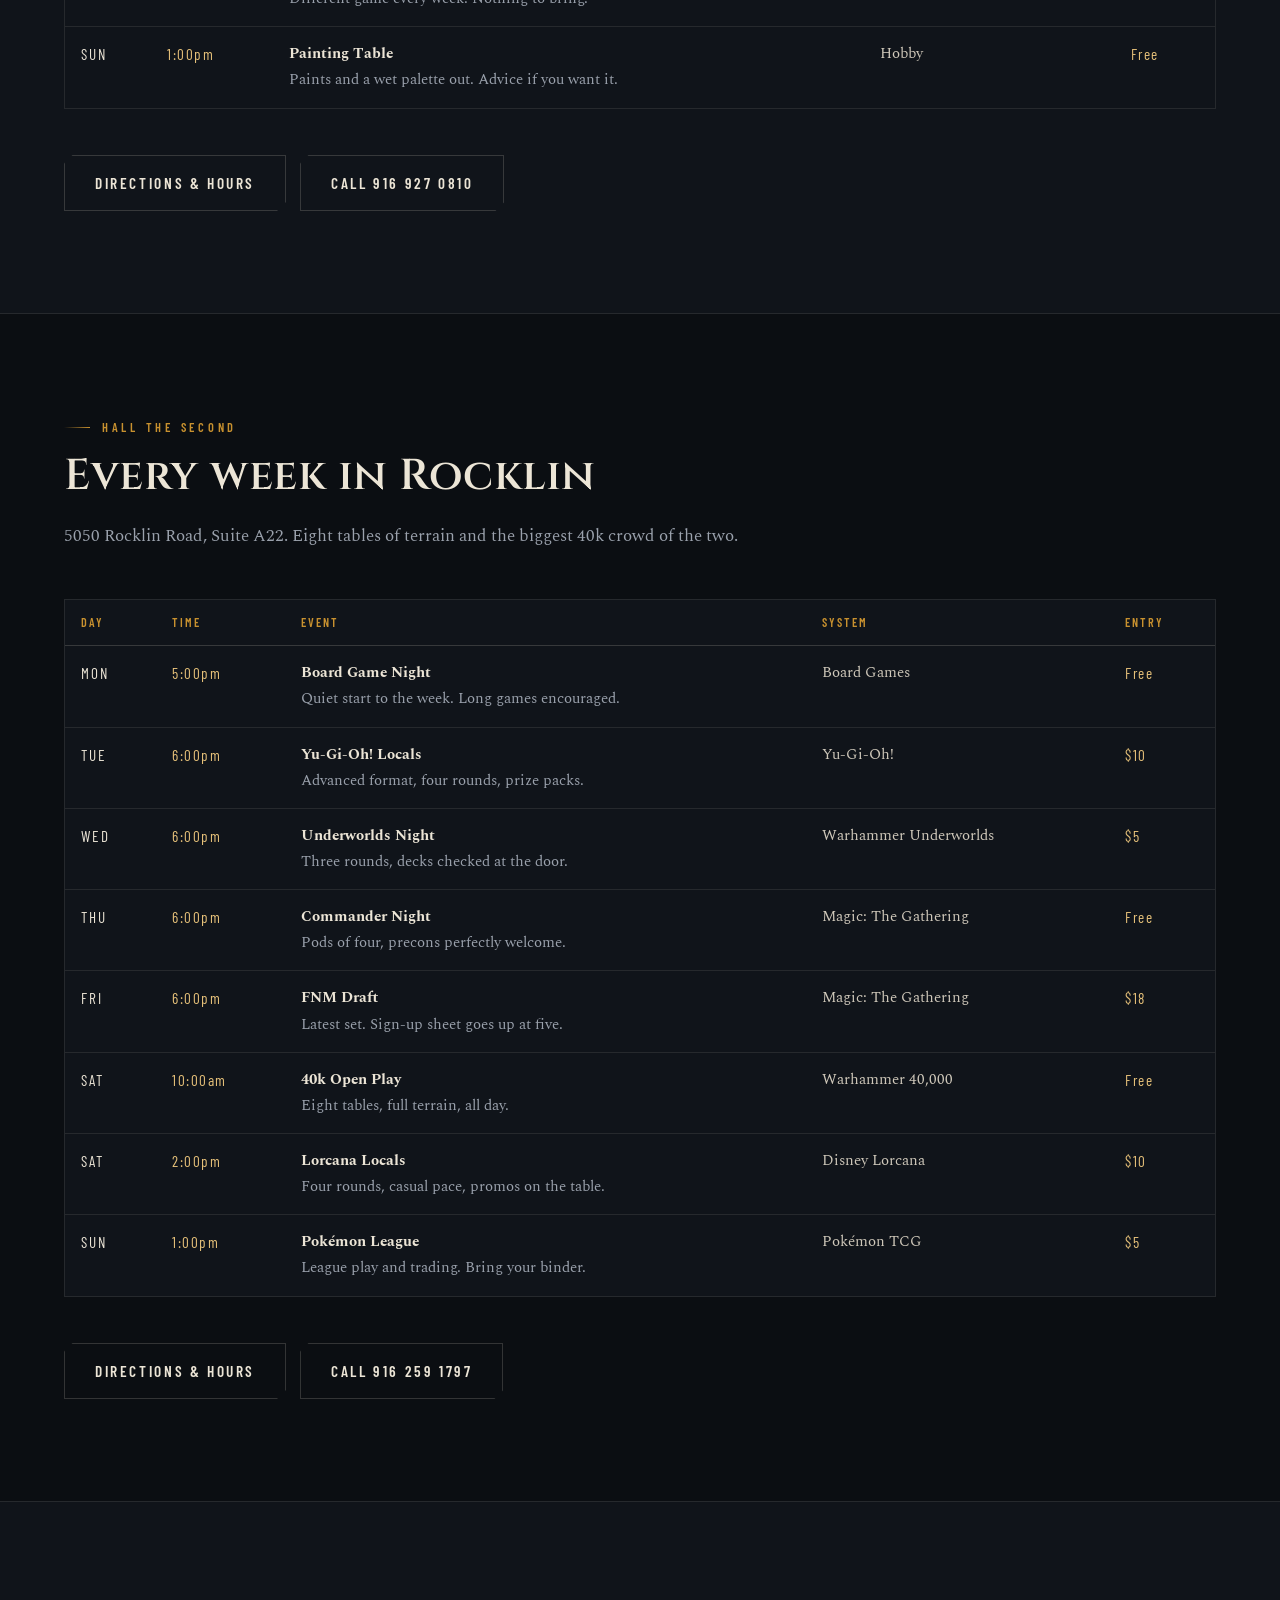
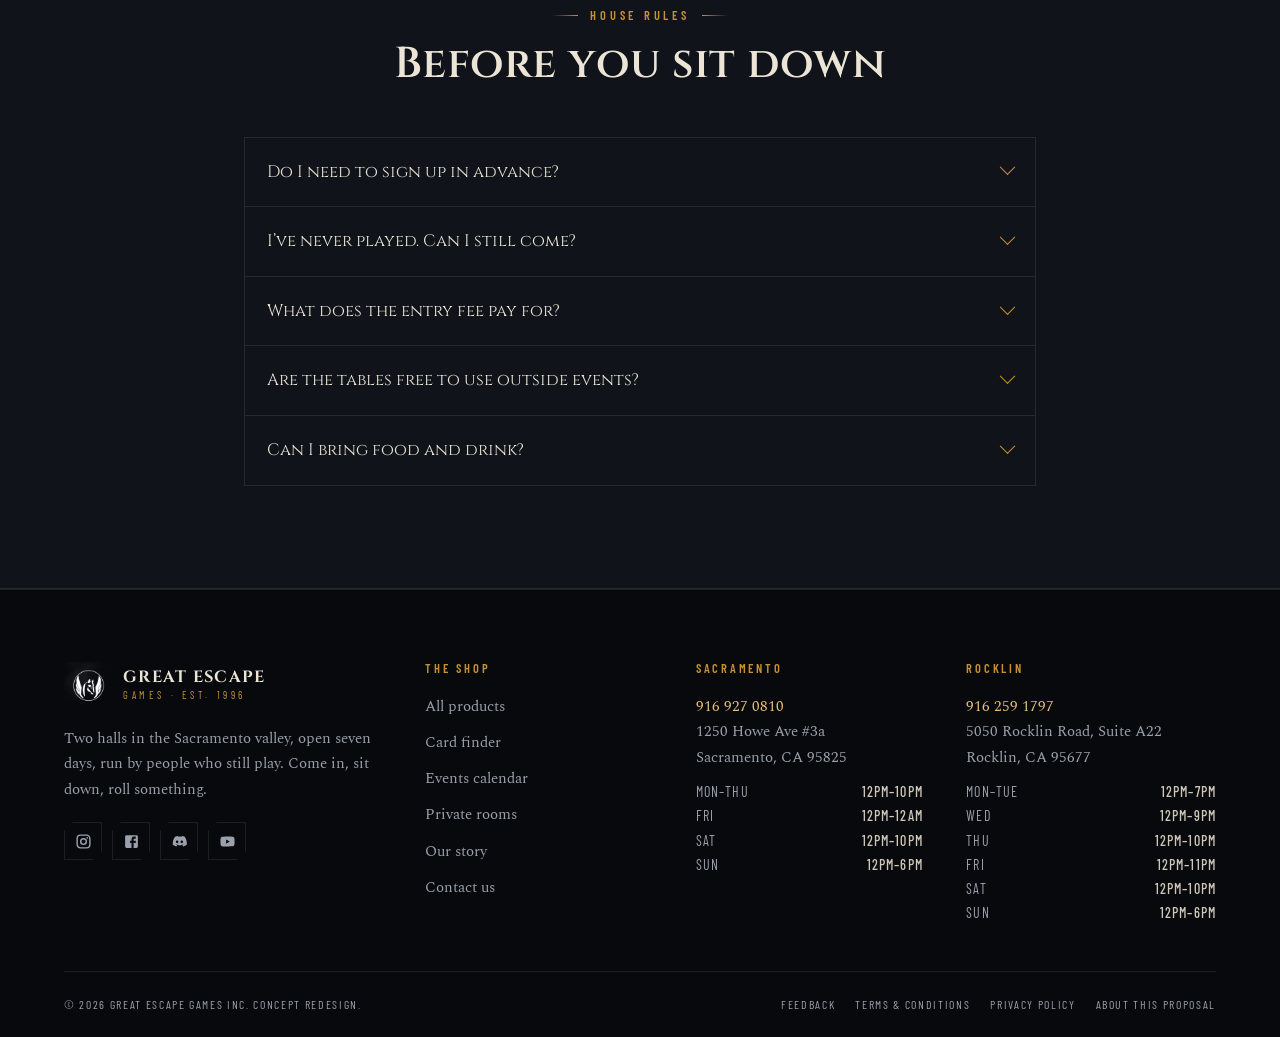
<file: events.html>
<!DOCTYPE html>
<html lang="en">
<head>
<meta charset="utf-8">
<meta name="viewport" content="width=device-width, initial-scale=1">
<title>Events | Great Escape Games</title>
<meta name="description" content="Warhammer tournaments, Friday Night Magic, Pokemon League, D&amp;D and board game nights at our Sacramento and Rocklin halls.">
<link rel="icon" href="assets/img/favicon.png">
<link rel="preconnect" href="https://fonts.googleapis.com">
<link rel="preconnect" href="https://fonts.gstatic.com" crossorigin>
<link href="https://fonts.googleapis.com/css2?family=Cinzel:wght@500;600;700&family=Barlow+Condensed:wght@400;500;600&family=Spectral:ital,wght@0,300;0,400;0,500;1,400&display=swap" rel="stylesheet">
<link rel="stylesheet" href="assets/css/geg.css">
</head>
<body data-page="events">

<svg width="0" height="0" style="position:absolute" aria-hidden="true" focusable="false">
  <symbol id="i-search" viewBox="0 0 24 24"><path fill="none" stroke="currentColor" stroke-width="1.7" d="M11 4a7 7 0 1 1 0 14 7 7 0 0 1 0-14zm5 12 4.5 4.5"/></symbol>
  <symbol id="i-user" viewBox="0 0 24 24"><path fill="none" stroke="currentColor" stroke-width="1.7" d="M12 12a4 4 0 1 0 0-8 4 4 0 0 0 0 8zm-8 8c0-3.3 3.6-5.5 8-5.5s8 2.2 8 5.5"/></symbol>
  <symbol id="i-menu" viewBox="0 0 24 24"><path fill="none" stroke="currentColor" stroke-width="1.7" d="M3 6h18M3 12h18M3 18h18"/></symbol>
  <symbol id="i-close" viewBox="0 0 24 24"><path fill="none" stroke="currentColor" stroke-width="1.7" d="m5 5 14 14M19 5 5 19"/></symbol>
  <symbol id="i-ig" viewBox="0 0 24 24"><path fill="currentColor" d="M7.8 2h8.4C19.4 2 22 4.6 22 7.8v8.4a5.8 5.8 0 0 1-5.8 5.8H7.8C4.6 22 2 19.4 2 16.2V7.8A5.8 5.8 0 0 1 7.8 2m-.2 2A3.6 3.6 0 0 0 4 7.6v8.8C4 18.39 5.61 20 7.6 20h8.8a3.6 3.6 0 0 0 3.6-3.6V7.6C20 5.61 18.39 4 16.4 4H7.6m9.65 1.5a1.25 1.25 0 1 1 0 2.5 1.25 1.25 0 0 1 0-2.5M12 7a5 5 0 1 1 0 10 5 5 0 0 1 0-10m0 2a3 3 0 1 0 0 6 3 3 0 0 0 0-6z"/></symbol>
  <symbol id="i-fb" viewBox="0 0 24 24"><path fill="currentColor" d="M5 3h14a2 2 0 0 1 2 2v14a2 2 0 0 1-2 2H5a2 2 0 0 1-2-2V5a2 2 0 0 1 2-2m13 2h-2.5A3.5 3.5 0 0 0 12 8.5V11h-2v3h2v7h3v-7h3v-3h-3V9a1 1 0 0 1 1-1h2V5z"/></symbol>
  <symbol id="i-yt" viewBox="0 0 24 24"><path fill="currentColor" d="M10 15l5.19-3L10 9v6m11.56-7.83c.13.47.22 1.1.28 1.9.07.8.1 1.49.1 2.09L22 12c0 2.19-.16 3.8-.44 4.83-.25.9-.83 1.48-1.73 1.73-.47.13-1.33.22-2.65.28-1.3.07-2.49.1-3.59.1L12 19c-4.19 0-6.8-.16-7.83-.44-.9-.25-1.48-.83-1.73-1.73-.13-.47-.22-1.1-.28-1.9-.07-.8-.1-1.49-.1-2.09L2 12c0-2.19.16-3.8.44-4.83.25-.9.83-1.48 1.73-1.73.47-.13 1.33-.22 2.65-.28 1.3-.07 2.49-.1 3.59-.1L12 5c4.19 0 6.8.16 7.83.44.9.25 1.48.83 1.73 1.73z"/></symbol>
  <symbol id="i-dc" viewBox="0 0 24 24"><path fill="currentColor" d="M19.54 5.34A16.4 16.4 0 0 0 15.5 4.1a.06.06 0 0 0-.07.03c-.17.31-.37.71-.5 1.03a15.2 15.2 0 0 0-4.55 0c-.14-.33-.34-.72-.52-1.03a.06.06 0 0 0-.06-.03 16.4 16.4 0 0 0-4.05 1.24.06.06 0 0 0-.02.02C2.9 9.2 2.2 12.95 2.55 16.65a.07.07 0 0 0 .02.05 16.5 16.5 0 0 0 4.97 2.5.06.06 0 0 0 .07-.02c.38-.52.72-1.07 1.02-1.65a.06.06 0 0 0-.04-.09c-.53-.2-1.05-.45-1.55-.74a.06.06 0 0 1 0-.1l.3-.24a.06.06 0 0 1 .07 0 11.8 11.8 0 0 0 10 0 .06.06 0 0 1 .07 0l.3.24a.06.06 0 0 1 0 .1c-.5.3-1.01.54-1.55.74a.06.06 0 0 0-.03.09c.3.58.64 1.13 1.01 1.65a.06.06 0 0 0 .07.02 16.4 16.4 0 0 0 4.98-2.5.06.06 0 0 0 .02-.05c.42-4.29-.69-8.01-2.94-11.3a.05.05 0 0 0-.03-.02M8.68 14.44c-.98 0-1.79-.9-1.79-2s.79-2.01 1.79-2.01c1 0 1.8.91 1.79 2 0 1.11-.79 2.01-1.79 2.01m6.61 0c-.98 0-1.79-.9-1.79-2s.79-2.01 1.79-2.01c1 0 1.8.91 1.79 2 0 1.11-.78 2.01-1.79 2.01"/></symbol>
  <symbol id="i-pin" viewBox="0 0 24 24"><path fill="none" stroke="currentColor" stroke-width="1.7" d="M12 21s7-6.1 7-11a7 7 0 1 0-14 0c0 4.9 7 11 7 11z"/><circle cx="12" cy="10" r="2.6" fill="none" stroke="currentColor" stroke-width="1.7"/></symbol>
</svg>

<div class="ribbon">
  <div class="wrap">
    <span>Concept redesign &middot; <b>sample events, stock &amp; pricing</b></span>
    <div class="ribbon-phones">
      <a href="tel:19169270810">Sacramento: 916 927 0810</a>
      <a href="tel:19162591797">Rocklin: 916 259 1797</a>
    </div>
  </div>
</div>

<header class="site-head">
  <div class="wrap nav">
    <a class="brand" href="index.html">
      <img src="assets/img/emblem.png" alt="Great Escape Games">
      <span class="brand-txt"><b>Great Escape</b><span>Games &middot; Est. 1996</span></span>
    </a>

    <nav class="nav-links" aria-label="Main">
      <a data-nav="home" href="index.html">Home</a>
      <a data-nav="products" href="products.html">Shop</a>
      <div class="nav-drop">
        <button type="button" aria-haspopup="true">Events
          <svg width="9" height="9" viewBox="0 0 10 10" aria-hidden="true"><path d="M1 3l4 4 4-4" fill="none" stroke="currentColor" stroke-width="1.4"/></svg>
        </button>
        <div class="nav-drop-menu">
          <a href="events.html">All Events<small>Both halls, one calendar</small></a>
          <a href="events.html#sacramento">Sacramento<small>Howe Ave</small></a>
          <a href="events.html#rocklin">Rocklin<small>Rocklin Rd</small></a>
        </div>
      </div>
      <a data-nav="rooms" href="rooms.html">Private Rooms</a>
      <a data-nav="about" href="about.html">About</a>
      <a data-nav="visit" href="visit.html">Visit</a>
    </nav>

    <div class="nav-tools">
      <button class="icon-btn" data-search-open aria-expanded="false" aria-label="Search the shop">
        <svg><use href="#i-search"/></svg>
      </button>
      <a class="icon-btn" href="visit.html#account" aria-label="Your account">
        <svg><use href="#i-user"/></svg>
      </a>
      <a class="btn btn--sm nav-cta" href="rooms.html#book">Book a table</a>
      <button class="icon-btn burger" data-drawer-open aria-expanded="false" aria-label="Open menu">
        <svg><use href="#i-menu"/></svg>
      </button>
    </div>
  </div>
</header>

<div class="searchbar" data-search>
  <div class="wrap">
    <form onsubmit="return false">
      <input type="search" placeholder="Search singles, kits, paints, sleeves&hellip;" aria-label="Search">
      <button class="icon-btn" type="button" data-search-close aria-label="Close search"><svg><use href="#i-close"/></svg></button>
    </form>
    <p class="hint">Try &ldquo;Space Wolves&rdquo;, &ldquo;Commander deck&rdquo;, &ldquo;Contrast paint&rdquo;. Or browse the <a href="products.html">full shop</a></p>
  </div>
</div>

<div class="drawer" data-drawer>
  <div class="drawer-top">
    <span class="brand">
      <img src="assets/img/emblem.png" alt="" width="34">
      <span class="brand-txt"><b>Great Escape</b><span>Games</span></span>
    </span>
    <button class="icon-btn" data-drawer-close aria-label="Close menu"><svg><use href="#i-close"/></svg></button>
  </div>
  <div class="drawer-body">
    <a class="dlink" href="index.html"><em>01</em> Home</a>
    <a class="dlink" href="products.html"><em>02</em> Shop</a>
    <a class="dlink" href="events.html"><em>03</em> Events</a>
    <a class="dlink" href="rooms.html"><em>04</em> Private Rooms</a>
    <a class="dlink" href="about.html"><em>05</em> About</a>
    <a class="dlink" href="visit.html"><em>06</em> Visit &amp; Contact</a>
    <a class="btn btn--block mt-l" href="rooms.html#book">Book a table</a>
  </div>
  <div class="drawer-foot">
    <h4>Call the shop</h4>
    <p class="muted small">Sacramento: <a href="tel:19169270810">916 927 0810</a><br>
       Rocklin: <a href="tel:19162591797">916 259 1797</a></p>
  </div>
</div>

<main>
  <section class="phead" style="background-image:url('assets/img/plate-aos.jpg')">
    <div class="wrap">
      <p class="crumbs"><a href="index.html">Home</a> &rsaquo; <span>Events</span></p>
      <p class="eyebrow">The Muster</p>
      <h1>Every game we run</h1>
      <p class="lede">Weekly locals you can just turn up to, and the bigger days worth clearing a Saturday for. Entry fees go straight back out as prize support. Sign-ups happen at the counter or on the Discord.</p>
    </div>
  </section>

  <section class="section" data-filterable>
    <div class="wrap">
      <div class="panel panel--dark" style="margin-bottom:34px">
        <p class="eyebrow">Filter the calendar</p>
        <div class="filters" data-filter-group="loc" style="margin-bottom:14px">
          <button class="chip is-on" data-value="all">Both halls</button>
          <button class="chip" data-value="loc-sacramento">Sacramento</button>
          <button class="chip" data-value="loc-rocklin">Rocklin</button>
        </div>
        <div class="filters" data-filter-group="sys" style="margin-bottom:0">
          <button class="chip is-on" data-value="all">Everything</button>
          <button class="chip" data-value="sys-40k">Warhammer 40,000</button>
          <button class="chip" data-value="sys-aos">Age of Sigmar</button>
          <button class="chip" data-value="sys-underworlds">Underworlds</button>
          <button class="chip" data-value="sys-mtg">Magic</button>
          <button class="chip" data-value="sys-pokemon">Pok&eacute;mon</button>
          <button class="chip" data-value="sys-dnd">D&amp;D</button>
          <button class="chip" data-value="sys-board">Board Games</button>
          <button class="chip" data-value="sys-painting">Painting</button>
        </div>
      </div>

      <div style="display:flex;justify-content:space-between;align-items:baseline;gap:16px;flex-wrap:wrap;margin-bottom:20px">
        <h2 style="margin:0">Coming up</h2>
        <p class="form-note" style="margin:0"><span data-tally></span> events shown</p>
      </div>

      <div class="grid grid--2">
        <a class="ecard rev" data-tags="loc-sacramento sys-mtg" href="events.html#sacramento">
          <div class="ecard-date"><span class="dow">Fri</span><span class="dnum">07</span><span class="mon">Aug</span></div>
          <div class="ecard-body">
            <h3>Friday Night Magic: Modern</h3>
            <p class="ecard-line"><b>Sacramento</b> <span>6:00pm</span> <span>$15 entry</span></p>
            <p>Four rounds of Swiss, packs down the standings. The kitchen-table decks turn up too, so don&rsquo;t talk yourself out of it.</p>
            <div class="tag-row"><span class="tag tag--brass">Weekly</span><span class="tag ">Magic: The Gathering</span></div>
          </div>
        </a>
        <a class="ecard rev" data-tags="loc-rocklin sys-40k" href="events.html#rocklin">
          <div class="ecard-date"><span class="dow">Sat</span><span class="dnum">08</span><span class="mon">Aug</span></div>
          <div class="ecard-body">
            <h3>Grand Muster: 40k RTT</h3>
            <p class="ecard-line"><b>Rocklin</b> <span>10:00am</span> <span>$30 entry</span> <span>32 seats</span></p>
            <p>Three rounds, 2000 points, Pariah Nexus missions. Prize support out of the case, and the top table gets an audience whether it wants one or not.</p>
            <div class="tag-row"><span class="tag tag--brass">Tournament</span><span class="tag ">Warhammer 40,000</span></div>
          </div>
        </a>
        <a class="ecard rev" data-tags="loc-sacramento sys-dnd" href="events.html#sacramento">
          <div class="ecard-date"><span class="dow">Sun</span><span class="dnum">09</span><span class="mon">Aug</span></div>
          <div class="ecard-body">
            <h3>Learn to Play: D&amp;D 5e</h3>
            <p class="ecard-line"><b>Sacramento</b> <span>1:00pm</span> <span>Free</span> <span>Ages 12+</span></p>
            <p>Two hours, pre-made characters, dice provided. You will fight one goblin and probably lose to a door.</p>
            <div class="tag-row"><span class="tag tag--free">Free</span><span class="tag ">Dungeons &amp; Dragons</span></div>
          </div>
        </a>
        <a class="ecard rev" data-tags="loc-rocklin sys-aos" href="events.html#rocklin">
          <div class="ecard-date"><span class="dow">Sat</span><span class="dnum">15</span><span class="mon">Aug</span></div>
          <div class="ecard-body">
            <h3>Spearhead Clash</h3>
            <p class="ecard-line"><b>Rocklin</b> <span>11:00am</span> <span>$25 entry</span> <span>16 seats</span></p>
            <p>Small boxes, short games, four rounds finished before dinner. The right first tournament if you&rsquo;ve never sat down at one.</p>
            <div class="tag-row"><span class="tag tag--brass">Tournament</span><span class="tag ">Age of Sigmar</span></div>
          </div>
        </a>
        <a class="ecard rev" data-tags="loc-sacramento sys-mtg" href="events.html#sacramento">
          <div class="ecard-date"><span class="dow">Fri</span><span class="dnum">21</span><span class="mon">Aug</span></div>
          <div class="ecard-body">
            <h3>Midnight Commander</h3>
            <p class="ecard-line"><b>Sacramento</b> <span>8:00pm</span> <span>$10 entry</span> <span>Runs till close</span></p>
            <p>Four hours of pods, snacks on the house, and one rule: no tutors before midnight. We don&rsquo;t enforce it, but we do judge.</p>
            <div class="tag-row"><span class="tag tag--brass">Late night</span><span class="tag ">Magic: The Gathering</span></div>
          </div>
        </a>
        <a class="ecard rev" data-tags="loc-sacramento loc-rocklin sys-mtg" href="events.html#sacramento">
          <div class="ecard-date"><span class="dow">Sat</span><span class="dnum">22</span><span class="mon">Aug</span></div>
          <div class="ecard-body">
            <h3>Prerelease Weekend</h3>
            <p class="ecard-line"><b>Both halls</b> <span>12:00pm</span> <span>$35 entry</span> <span>Seats both days</span></p>
            <p>Six packs, build a forty-card deck, four rounds of Swiss. Every seat takes home the promo whether you win a single game or not.</p>
            <div class="tag-row"><span class="tag tag--brass">Prerelease</span><span class="tag ">Magic: The Gathering</span></div>
          </div>
        </a>
        <a class="ecard rev" data-tags="loc-sacramento sys-painting" href="events.html#sacramento">
          <div class="ecard-date"><span class="dow">Sun</span><span class="dnum">23</span><span class="mon">Aug</span></div>
          <div class="ecard-body">
            <h3>Brush &amp; Basecoat: Contrast Clinic</h3>
            <p class="ecard-line"><b>Sacramento</b> <span>1:00pm</span> <span>Free</span> <span>Paints provided</span></p>
            <p>Two hours on getting a squad table-ready without losing your weekend to it. Bring a model or borrow one of ours.</p>
            <div class="tag-row"><span class="tag tag--free">Free</span><span class="tag ">Painting</span></div>
          </div>
        </a>
        <a class="ecard rev" data-tags="loc-rocklin sys-pokemon" href="events.html#rocklin">
          <div class="ecard-date"><span class="dow">Sat</span><span class="dnum">29</span><span class="mon">Aug</span></div>
          <div class="ecard-body">
            <h3>Pok&eacute;mon League Cup</h3>
            <p class="ecard-line"><b>Rocklin</b> <span>11:00am</span> <span>$20 entry</span> <span>Juniors &amp; Masters</span></p>
            <p>Sanctioned, championship points on the line, and a Junior bracket that runs alongside so nobody sits out.</p>
            <div class="tag-row"><span class="tag tag--brass">Sanctioned</span><span class="tag ">Pok&eacute;mon TCG</span></div>
          </div>
        </a>
        <a class="ecard rev" data-tags="loc-sacramento sys-underworlds" href="events.html#sacramento">
          <div class="ecard-date"><span class="dow">Sat</span><span class="dnum">29</span><span class="mon">Aug</span></div>
          <div class="ecard-body">
            <h3>Underworlds Grand Clash</h3>
            <p class="ecard-line"><b>Sacramento</b> <span>12:00pm</span> <span>$20 entry</span> <span>24 seats</span></p>
            <p>Five rounds, rivals decks legal, one long afternoon of very small warbands doing very violent things.</p>
            <div class="tag-row"><span class="tag tag--brass">Tournament</span><span class="tag ">Warhammer Underworlds</span></div>
          </div>
        </a>
        <a class="ecard rev" data-tags="loc-rocklin sys-board" href="events.html#rocklin">
          <div class="ecard-date"><span class="dow">Sun</span><span class="dnum">30</span><span class="mon">Aug</span></div>
          <div class="ecard-body">
            <h3>Board Game Bring &amp; Buy</h3>
            <p class="ecard-line"><b>Rocklin</b> <span>12:00pm</span> <span>Free</span> <span>Tables from 11:30</span></p>
            <p>Clear the shelf, fill the shelf. Bring what you&rsquo;ve stopped playing, leave with something you haven&rsquo;t.</p>
            <div class="tag-row"><span class="tag tag--free">Free</span><span class="tag ">Board Games</span></div>
          </div>
        </a>
      </div>

      <p class="panel center mt-l is-hidden" data-empty>No events match that combination yet. Widen the filter, or <a href="https://discord.com/invite/QqpvvqK" target="_blank" rel="noopener">ask on the Discord</a>. Somebody&rsquo;s usually organising something.</p>
    </div>
  </section>

  <section class="section section--plate" id="sacramento">
    <div class="wrap">
      <div class="sec-head">
        <p class="eyebrow">Hall the First</p>
        <h2>Every week in Sacramento</h2>
        <p>1250 Howe Ave #3a. Turn up, put your name down, play. No entry fee unless it says so.</p>
      </div>
      <div class="tbl-scroll">
        <table class="tbl">
          <thead><tr><th>Day</th><th>Time</th><th>Event</th><th>System</th><th>Entry</th></tr></thead>
          <tbody>
            <tr>
              <td class="t-day">Mon</td>
              <td class="t-time">6:00pm</td>
              <td><b style="color:var(--bone)">Commander Night</b><br><span class="muted small">Casual pods, rule zero at the table, decks to borrow.</span></td>
              <td>Magic: The Gathering</td>
              <td class="t-time">Free</td>
            </tr>
            <tr>
              <td class="t-day">Tue</td>
              <td class="t-time">5:30pm</td>
              <td><b style="color:var(--bone)">40k Open Play</b><br><span class="muted small">Tables and terrain held until nine. Bring any points level.</span></td>
              <td>Warhammer 40,000</td>
              <td class="t-time">Free</td>
            </tr>
            <tr>
              <td class="t-day">Wed</td>
              <td class="t-time">6:00pm</td>
              <td><b style="color:var(--bone)">Pok&eacute;mon League</b><br><span class="muted small">Promos while they last. Juniors very welcome.</span></td>
              <td>Pok&eacute;mon TCG</td>
              <td class="t-time">$5</td>
            </tr>
            <tr>
              <td class="t-day">Thu</td>
              <td class="t-time">6:30pm</td>
              <td><b style="color:var(--bone)">Draft Night</b><br><span class="muted small">Latest set, eight seats minimum, packs down the standings.</span></td>
              <td>Magic: The Gathering</td>
              <td class="t-time">$25</td>
            </tr>
            <tr>
              <td class="t-day">Fri</td>
              <td class="t-time">6:00pm</td>
              <td><b style="color:var(--bone)">Friday Night Magic</b><br><span class="muted small">Modern one week, Pioneer the next. Ask which.</span></td>
              <td>Magic: The Gathering</td>
              <td class="t-time">$15</td>
            </tr>
            <tr>
              <td class="t-day">Fri</td>
              <td class="t-time">6:00pm</td>
              <td><b style="color:var(--bone)">Adventurers League</b><br><span class="muted small">Drop-in table, characters kept behind the counter.</span></td>
              <td>Dungeons &amp; Dragons</td>
              <td class="t-time">Free</td>
            </tr>
            <tr>
              <td class="t-day">Sat</td>
              <td class="t-time">11:00am</td>
              <td><b style="color:var(--bone)">Age of Sigmar Open Play</b><br><span class="muted small">Bring a list, find a game. Somebody will teach you.</span></td>
              <td>Age of Sigmar</td>
              <td class="t-time">Free</td>
            </tr>
            <tr>
              <td class="t-day">Sat</td>
              <td class="t-time">4:00pm</td>
              <td><b style="color:var(--bone)">Board Game Social</b><br><span class="muted small">Library&rsquo;s open. Ask for a recommendation.</span></td>
              <td>Board Games</td>
              <td class="t-time">Free</td>
            </tr>
            <tr>
              <td class="t-day">Sun</td>
              <td class="t-time">12:00pm</td>
              <td><b style="color:var(--bone)">Learn to Play</b><br><span class="muted small">Different game every week. Nothing to bring.</span></td>
              <td>Rotating system</td>
              <td class="t-time">Free</td>
            </tr>
            <tr>
              <td class="t-day">Sun</td>
              <td class="t-time">1:00pm</td>
              <td><b style="color:var(--bone)">Painting Table</b><br><span class="muted small">Paints and a wet palette out. Advice if you want it.</span></td>
              <td>Hobby</td>
              <td class="t-time">Free</td>
            </tr>
          </tbody>
        </table>
      </div>
      <div class="btn-row mt-l">
        <a class="btn btn--ghost" href="visit.html#sacramento">Directions &amp; hours</a>
        <a class="btn btn--ghost" href="tel:19169270810">Call 916 927 0810</a>
      </div>
    </div>
  </section>

  <section class="section" id="rocklin">
    <div class="wrap">
      <div class="sec-head">
        <p class="eyebrow">Hall the Second</p>
        <h2>Every week in Rocklin</h2>
        <p>5050 Rocklin Road, Suite A22. Eight tables of terrain and the biggest 40k crowd of the two.</p>
      </div>
      <div class="tbl-scroll">
        <table class="tbl">
          <thead><tr><th>Day</th><th>Time</th><th>Event</th><th>System</th><th>Entry</th></tr></thead>
          <tbody>
            <tr>
              <td class="t-day">Mon</td>
              <td class="t-time">5:00pm</td>
              <td><b style="color:var(--bone)">Board Game Night</b><br><span class="muted small">Quiet start to the week. Long games encouraged.</span></td>
              <td>Board Games</td>
              <td class="t-time">Free</td>
            </tr>
            <tr>
              <td class="t-day">Tue</td>
              <td class="t-time">6:00pm</td>
              <td><b style="color:var(--bone)">Yu-Gi-Oh! Locals</b><br><span class="muted small">Advanced format, four rounds, prize packs.</span></td>
              <td>Yu-Gi-Oh!</td>
              <td class="t-time">$10</td>
            </tr>
            <tr>
              <td class="t-day">Wed</td>
              <td class="t-time">6:00pm</td>
              <td><b style="color:var(--bone)">Underworlds Night</b><br><span class="muted small">Three rounds, decks checked at the door.</span></td>
              <td>Warhammer Underworlds</td>
              <td class="t-time">$5</td>
            </tr>
            <tr>
              <td class="t-day">Thu</td>
              <td class="t-time">6:00pm</td>
              <td><b style="color:var(--bone)">Commander Night</b><br><span class="muted small">Pods of four, precons perfectly welcome.</span></td>
              <td>Magic: The Gathering</td>
              <td class="t-time">Free</td>
            </tr>
            <tr>
              <td class="t-day">Fri</td>
              <td class="t-time">6:00pm</td>
              <td><b style="color:var(--bone)">FNM Draft</b><br><span class="muted small">Latest set. Sign-up sheet goes up at five.</span></td>
              <td>Magic: The Gathering</td>
              <td class="t-time">$18</td>
            </tr>
            <tr>
              <td class="t-day">Sat</td>
              <td class="t-time">10:00am</td>
              <td><b style="color:var(--bone)">40k Open Play</b><br><span class="muted small">Eight tables, full terrain, all day.</span></td>
              <td>Warhammer 40,000</td>
              <td class="t-time">Free</td>
            </tr>
            <tr>
              <td class="t-day">Sat</td>
              <td class="t-time">2:00pm</td>
              <td><b style="color:var(--bone)">Lorcana Locals</b><br><span class="muted small">Four rounds, casual pace, promos on the table.</span></td>
              <td>Disney Lorcana</td>
              <td class="t-time">$10</td>
            </tr>
            <tr>
              <td class="t-day">Sun</td>
              <td class="t-time">1:00pm</td>
              <td><b style="color:var(--bone)">Pok&eacute;mon League</b><br><span class="muted small">League play and trading. Bring your binder.</span></td>
              <td>Pok&eacute;mon TCG</td>
              <td class="t-time">$5</td>
            </tr>
          </tbody>
        </table>
      </div>
      <div class="btn-row mt-l">
        <a class="btn btn--ghost" href="visit.html#rocklin">Directions &amp; hours</a>
        <a class="btn btn--ghost" href="tel:19162591797">Call 916 259 1797</a>
      </div>
    </div>
  </section>

  <section class="section section--plate">
    <div class="wrap wrap--narrow">
      <div class="sec-head sec-head--center">
        <p class="eyebrow eyebrow--center">House Rules</p>
        <h2>Before you sit down</h2>
      </div>
      <div class="acc">
        <div class="acc-item">
          <button class="acc-q" type="button" aria-expanded="false">Do I need to sign up in advance? <i aria-hidden="true"></i></button>
          <div class="acc-a"><div><p>Not for weeklies. Walk in, put your name on the sheet. Tournaments with a seat cap fill up, so those are worth booking at the counter or on the Discord a few days out.</p></div></div>
        </div>
        <div class="acc-item">
          <button class="acc-q" type="button" aria-expanded="false">I&rsquo;ve never played. Can I still come? <i aria-hidden="true"></i></button>
          <div class="acc-a"><div><p>Yes, and please do. Say so when you arrive and we&rsquo;ll sit you with one of the regulars who&rsquo;s good at explaining it. Learn-to-play runs every Sunday at both halls with everything provided.</p></div></div>
        </div>
        <div class="acc-item">
          <button class="acc-q" type="button" aria-expanded="false">What does the entry fee pay for? <i aria-hidden="true"></i></button>
          <div class="acc-a"><div><p>Prize support, near enough all of it. Packs, store credit, the occasional boxed set for a first place. We&rsquo;re not making rent off tournament fees.</p></div></div>
        </div>
        <div class="acc-item">
          <button class="acc-q" type="button" aria-expanded="false">Are the tables free to use outside events? <i aria-hidden="true"></i></button>
          <div class="acc-a"><div><p>Open tables are free whenever they&rsquo;re not booked for an event. If you want a guaranteed space with a door on it, that&rsquo;s what the <a href="rooms.html">private rooms</a> are for.</p></div></div>
        </div>
        <div class="acc-item">
          <button class="acc-q" type="button" aria-expanded="false">Can I bring food and drink? <i aria-hidden="true"></i></button>
          <div class="acc-a"><div><p>Drinks with lids, yes. Food, keep it away from the cardboard and clear up after yourself. For parties in the Party Room, bring whatever you like.</p></div></div>
        </div>
      </div>
    </div>
  </section>

</main>

<footer class="site-foot">
  <div class="wrap">
    <div class="foot-grid">
      <div class="foot-col">
        <div class="foot-brand">
          <img src="assets/img/emblem.png" alt="">
          <span class="brand-txt"><b>Great Escape</b><span>Games &middot; Est. 1996</span></span>
        </div>
        <p class="muted small">Two halls in the Sacramento valley, open seven days, run by people who still play. Come in, sit down, roll something.</p>
        <div class="socials">
          <a href="https://www.instagram.com/explore/locations/252481501/great-escape-games-and-comics/?hl=en" target="_blank" rel="noopener" aria-label="Instagram"><svg><use href="#i-ig"/></svg></a>
          <a href="https://www.facebook.com/GEGsacramento" target="_blank" rel="noopener" aria-label="Facebook"><svg><use href="#i-fb"/></svg></a>
          <a href="https://discord.com/invite/QqpvvqK" target="_blank" rel="noopener" aria-label="Discord"><svg><use href="#i-dc"/></svg></a>
          <a href="https://www.youtube.com/channel/UCLXZYz1W28wHGWhjYSmiPtQ/videos" target="_blank" rel="noopener" aria-label="YouTube"><svg><use href="#i-yt"/></svg></a>
        </div>
      </div>

      <div class="foot-col">
        <h4>The Shop</h4>
        <ul>
          <li><a href="products.html">All products</a></li>
          <li><a href="https://greatescapegamesllc.tcgplayerpro.com/" target="_blank" rel="noopener">Card finder</a></li>
          <li><a href="events.html">Events calendar</a></li>
          <li><a href="rooms.html">Private rooms</a></li>
          <li><a href="about.html">Our story</a></li>
          <li><a href="visit.html">Contact us</a></li>
        </ul>
      </div>

      <div class="foot-col">
        <h4>Sacramento</h4>
        <p class="small"><a href="tel:19169270810">916 927 0810</a><br>1250 Howe Ave #3a<br>Sacramento, CA 95825</p>
        <div class="foot-hours"><span>Mon&ndash;Thu</span><b>12pm&ndash;10pm</b></div>
        <div class="foot-hours"><span>Fri</span><b>12pm&ndash;12am</b></div>
        <div class="foot-hours"><span>Sat</span><b>12pm&ndash;10pm</b></div>
        <div class="foot-hours"><span>Sun</span><b>12pm&ndash;6pm</b></div>
      </div>

      <div class="foot-col">
        <h4>Rocklin</h4>
        <p class="small"><a href="tel:19162591797">916 259 1797</a><br>5050 Rocklin Road, Suite A22<br>Rocklin, CA 95677</p>
        <div class="foot-hours"><span>Mon&ndash;Tue</span><b>12pm&ndash;7pm</b></div>
        <div class="foot-hours"><span>Wed</span><b>12pm&ndash;9pm</b></div>
        <div class="foot-hours"><span>Thu</span><b>12pm&ndash;10pm</b></div>
        <div class="foot-hours"><span>Fri</span><b>12pm&ndash;11pm</b></div>
        <div class="foot-hours"><span>Sat</span><b>12pm&ndash;10pm</b></div>
        <div class="foot-hours"><span>Sun</span><b>12pm&ndash;6pm</b></div>
      </div>
    </div>

    <div class="foot-bar">
      <span>&copy; <span data-year></span> Great Escape Games Inc. Concept redesign.</span>
      <nav>
        <a href="visit.html#contact">Feedback</a>
        <a href="legal.html#terms">Terms &amp; Conditions</a>
        <a href="legal.html#privacy">Privacy Policy</a>
        <a href="proposal.html">About this proposal</a>
      </nav>
    </div>
  </div>
</footer>

<script src="assets/js/geg.js"></script>
</body>
</html>
</file>
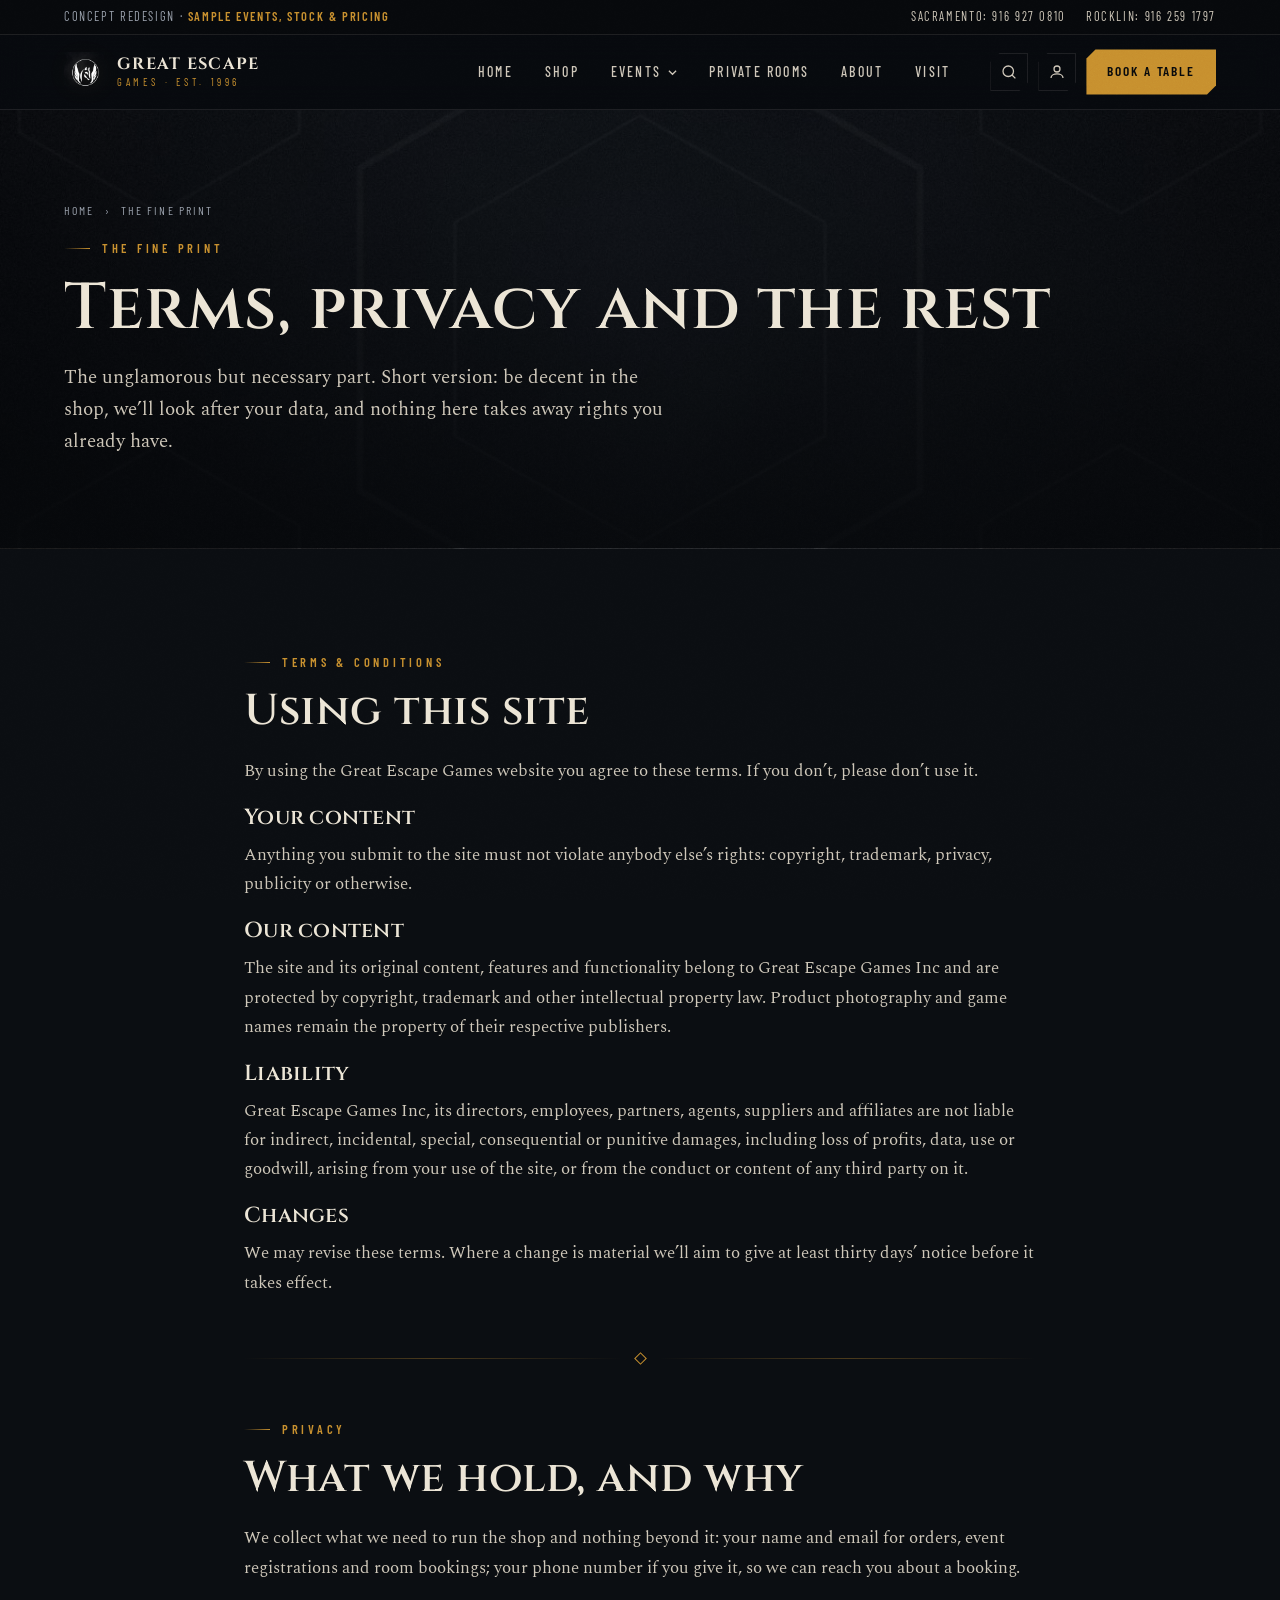
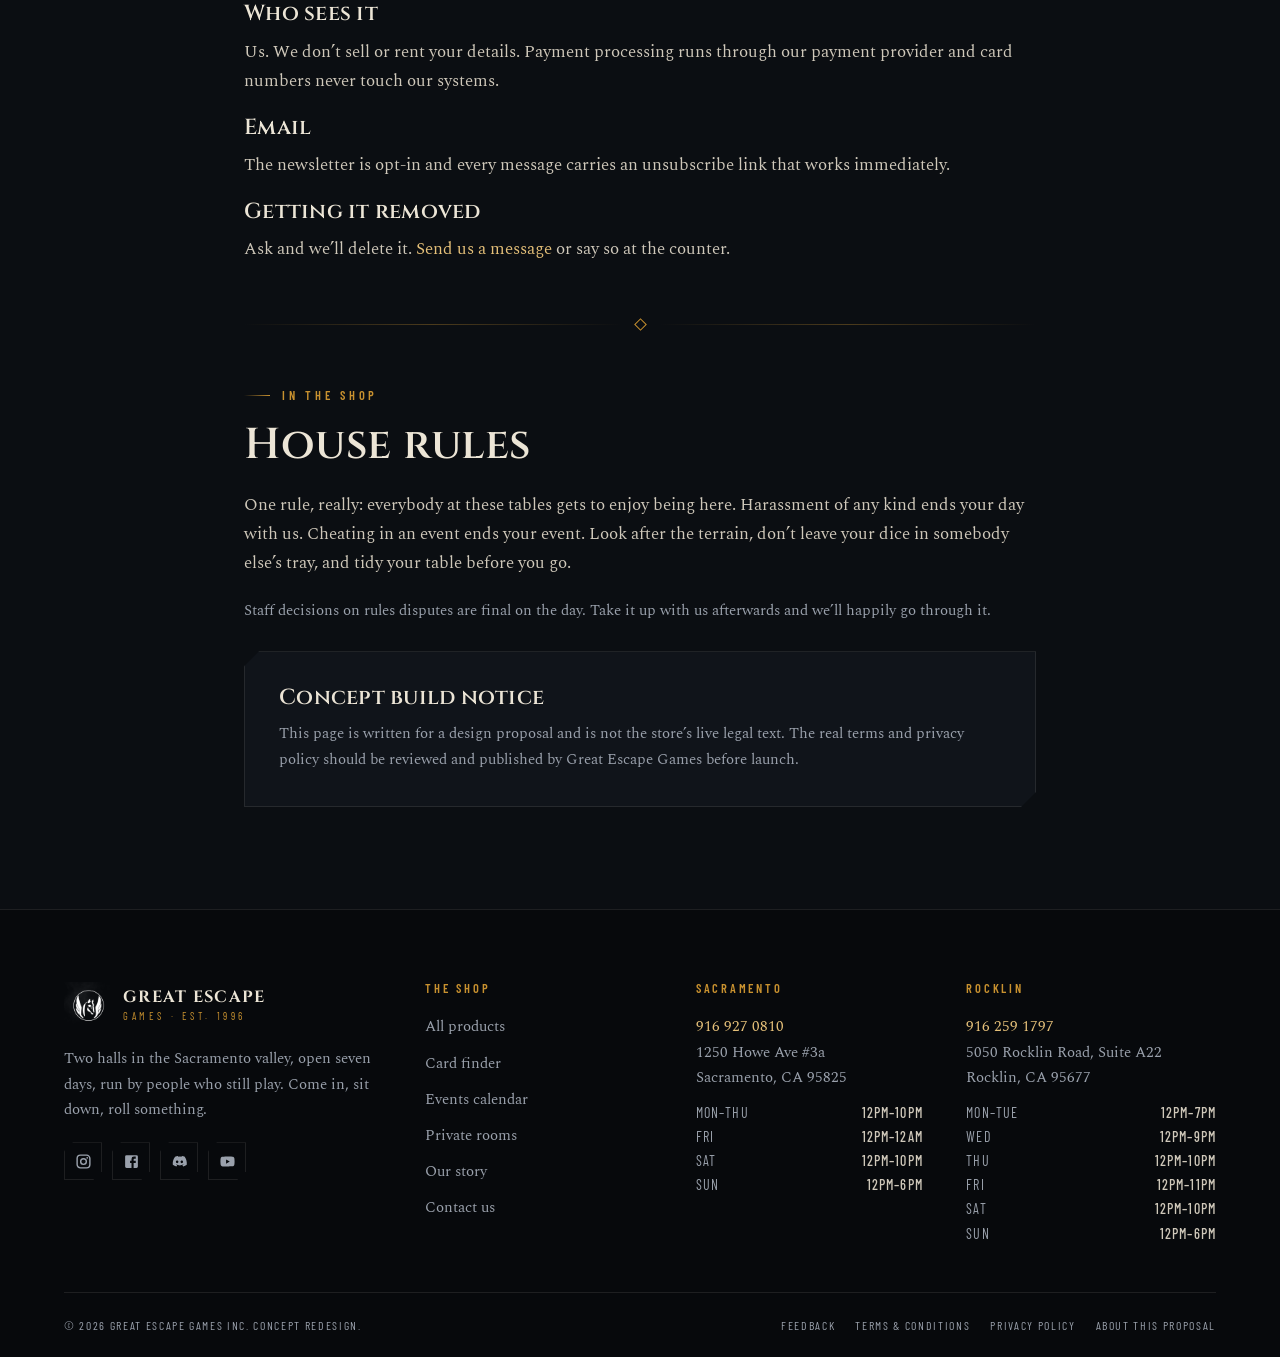
<file: legal.html>
<!DOCTYPE html>
<html lang="en">
<head>
<meta charset="utf-8">
<meta name="viewport" content="width=device-width, initial-scale=1">
<title>Terms, Privacy &amp; House Rules | Great Escape Games</title>
<meta name="description" content="Terms and conditions, privacy policy and in-store house rules for Great Escape Games.">
<link rel="icon" href="assets/img/favicon.png">
<link rel="preconnect" href="https://fonts.googleapis.com">
<link rel="preconnect" href="https://fonts.gstatic.com" crossorigin>
<link href="https://fonts.googleapis.com/css2?family=Cinzel:wght@500;600;700&family=Barlow+Condensed:wght@400;500;600&family=Spectral:ital,wght@0,300;0,400;0,500;1,400&display=swap" rel="stylesheet">
<link rel="stylesheet" href="assets/css/geg.css">
</head>
<body data-page="legal">

<svg width="0" height="0" style="position:absolute" aria-hidden="true" focusable="false">
  <symbol id="i-search" viewBox="0 0 24 24"><path fill="none" stroke="currentColor" stroke-width="1.7" d="M11 4a7 7 0 1 1 0 14 7 7 0 0 1 0-14zm5 12 4.5 4.5"/></symbol>
  <symbol id="i-user" viewBox="0 0 24 24"><path fill="none" stroke="currentColor" stroke-width="1.7" d="M12 12a4 4 0 1 0 0-8 4 4 0 0 0 0 8zm-8 8c0-3.3 3.6-5.5 8-5.5s8 2.2 8 5.5"/></symbol>
  <symbol id="i-menu" viewBox="0 0 24 24"><path fill="none" stroke="currentColor" stroke-width="1.7" d="M3 6h18M3 12h18M3 18h18"/></symbol>
  <symbol id="i-close" viewBox="0 0 24 24"><path fill="none" stroke="currentColor" stroke-width="1.7" d="m5 5 14 14M19 5 5 19"/></symbol>
  <symbol id="i-ig" viewBox="0 0 24 24"><path fill="currentColor" d="M7.8 2h8.4C19.4 2 22 4.6 22 7.8v8.4a5.8 5.8 0 0 1-5.8 5.8H7.8C4.6 22 2 19.4 2 16.2V7.8A5.8 5.8 0 0 1 7.8 2m-.2 2A3.6 3.6 0 0 0 4 7.6v8.8C4 18.39 5.61 20 7.6 20h8.8a3.6 3.6 0 0 0 3.6-3.6V7.6C20 5.61 18.39 4 16.4 4H7.6m9.65 1.5a1.25 1.25 0 1 1 0 2.5 1.25 1.25 0 0 1 0-2.5M12 7a5 5 0 1 1 0 10 5 5 0 0 1 0-10m0 2a3 3 0 1 0 0 6 3 3 0 0 0 0-6z"/></symbol>
  <symbol id="i-fb" viewBox="0 0 24 24"><path fill="currentColor" d="M5 3h14a2 2 0 0 1 2 2v14a2 2 0 0 1-2 2H5a2 2 0 0 1-2-2V5a2 2 0 0 1 2-2m13 2h-2.5A3.5 3.5 0 0 0 12 8.5V11h-2v3h2v7h3v-7h3v-3h-3V9a1 1 0 0 1 1-1h2V5z"/></symbol>
  <symbol id="i-yt" viewBox="0 0 24 24"><path fill="currentColor" d="M10 15l5.19-3L10 9v6m11.56-7.83c.13.47.22 1.1.28 1.9.07.8.1 1.49.1 2.09L22 12c0 2.19-.16 3.8-.44 4.83-.25.9-.83 1.48-1.73 1.73-.47.13-1.33.22-2.65.28-1.3.07-2.49.1-3.59.1L12 19c-4.19 0-6.8-.16-7.83-.44-.9-.25-1.48-.83-1.73-1.73-.13-.47-.22-1.1-.28-1.9-.07-.8-.1-1.49-.1-2.09L2 12c0-2.19.16-3.8.44-4.83.25-.9.83-1.48 1.73-1.73.47-.13 1.33-.22 2.65-.28 1.3-.07 2.49-.1 3.59-.1L12 5c4.19 0 6.8.16 7.83.44.9.25 1.48.83 1.73 1.73z"/></symbol>
  <symbol id="i-dc" viewBox="0 0 24 24"><path fill="currentColor" d="M19.54 5.34A16.4 16.4 0 0 0 15.5 4.1a.06.06 0 0 0-.07.03c-.17.31-.37.71-.5 1.03a15.2 15.2 0 0 0-4.55 0c-.14-.33-.34-.72-.52-1.03a.06.06 0 0 0-.06-.03 16.4 16.4 0 0 0-4.05 1.24.06.06 0 0 0-.02.02C2.9 9.2 2.2 12.95 2.55 16.65a.07.07 0 0 0 .02.05 16.5 16.5 0 0 0 4.97 2.5.06.06 0 0 0 .07-.02c.38-.52.72-1.07 1.02-1.65a.06.06 0 0 0-.04-.09c-.53-.2-1.05-.45-1.55-.74a.06.06 0 0 1 0-.1l.3-.24a.06.06 0 0 1 .07 0 11.8 11.8 0 0 0 10 0 .06.06 0 0 1 .07 0l.3.24a.06.06 0 0 1 0 .1c-.5.3-1.01.54-1.55.74a.06.06 0 0 0-.03.09c.3.58.64 1.13 1.01 1.65a.06.06 0 0 0 .07.02 16.4 16.4 0 0 0 4.98-2.5.06.06 0 0 0 .02-.05c.42-4.29-.69-8.01-2.94-11.3a.05.05 0 0 0-.03-.02M8.68 14.44c-.98 0-1.79-.9-1.79-2s.79-2.01 1.79-2.01c1 0 1.8.91 1.79 2 0 1.11-.79 2.01-1.79 2.01m6.61 0c-.98 0-1.79-.9-1.79-2s.79-2.01 1.79-2.01c1 0 1.8.91 1.79 2 0 1.11-.78 2.01-1.79 2.01"/></symbol>
  <symbol id="i-pin" viewBox="0 0 24 24"><path fill="none" stroke="currentColor" stroke-width="1.7" d="M12 21s7-6.1 7-11a7 7 0 1 0-14 0c0 4.9 7 11 7 11z"/><circle cx="12" cy="10" r="2.6" fill="none" stroke="currentColor" stroke-width="1.7"/></symbol>
</svg>

<div class="ribbon">
  <div class="wrap">
    <span>Concept redesign &middot; <b>sample events, stock &amp; pricing</b></span>
    <div class="ribbon-phones">
      <a href="tel:19169270810">Sacramento: 916 927 0810</a>
      <a href="tel:19162591797">Rocklin: 916 259 1797</a>
    </div>
  </div>
</div>

<header class="site-head">
  <div class="wrap nav">
    <a class="brand" href="index.html">
      <img src="assets/img/emblem.png" alt="Great Escape Games">
      <span class="brand-txt"><b>Great Escape</b><span>Games &middot; Est. 1996</span></span>
    </a>

    <nav class="nav-links" aria-label="Main">
      <a data-nav="home" href="index.html">Home</a>
      <a data-nav="products" href="products.html">Shop</a>
      <div class="nav-drop">
        <button type="button" aria-haspopup="true">Events
          <svg width="9" height="9" viewBox="0 0 10 10" aria-hidden="true"><path d="M1 3l4 4 4-4" fill="none" stroke="currentColor" stroke-width="1.4"/></svg>
        </button>
        <div class="nav-drop-menu">
          <a href="events.html">All Events<small>Both halls, one calendar</small></a>
          <a href="events.html#sacramento">Sacramento<small>Howe Ave</small></a>
          <a href="events.html#rocklin">Rocklin<small>Rocklin Rd</small></a>
        </div>
      </div>
      <a data-nav="rooms" href="rooms.html">Private Rooms</a>
      <a data-nav="about" href="about.html">About</a>
      <a data-nav="visit" href="visit.html">Visit</a>
    </nav>

    <div class="nav-tools">
      <button class="icon-btn" data-search-open aria-expanded="false" aria-label="Search the shop">
        <svg><use href="#i-search"/></svg>
      </button>
      <a class="icon-btn" href="visit.html#account" aria-label="Your account">
        <svg><use href="#i-user"/></svg>
      </a>
      <a class="btn btn--sm nav-cta" href="rooms.html#book">Book a table</a>
      <button class="icon-btn burger" data-drawer-open aria-expanded="false" aria-label="Open menu">
        <svg><use href="#i-menu"/></svg>
      </button>
    </div>
  </div>
</header>

<div class="searchbar" data-search>
  <div class="wrap">
    <form onsubmit="return false">
      <input type="search" placeholder="Search singles, kits, paints, sleeves&hellip;" aria-label="Search">
      <button class="icon-btn" type="button" data-search-close aria-label="Close search"><svg><use href="#i-close"/></svg></button>
    </form>
    <p class="hint">Try &ldquo;Space Wolves&rdquo;, &ldquo;Commander deck&rdquo;, &ldquo;Contrast paint&rdquo;. Or browse the <a href="products.html">full shop</a></p>
  </div>
</div>

<div class="drawer" data-drawer>
  <div class="drawer-top">
    <span class="brand">
      <img src="assets/img/emblem.png" alt="" width="34">
      <span class="brand-txt"><b>Great Escape</b><span>Games</span></span>
    </span>
    <button class="icon-btn" data-drawer-close aria-label="Close menu"><svg><use href="#i-close"/></svg></button>
  </div>
  <div class="drawer-body">
    <a class="dlink" href="index.html"><em>01</em> Home</a>
    <a class="dlink" href="products.html"><em>02</em> Shop</a>
    <a class="dlink" href="events.html"><em>03</em> Events</a>
    <a class="dlink" href="rooms.html"><em>04</em> Private Rooms</a>
    <a class="dlink" href="about.html"><em>05</em> About</a>
    <a class="dlink" href="visit.html"><em>06</em> Visit &amp; Contact</a>
    <a class="btn btn--block mt-l" href="rooms.html#book">Book a table</a>
  </div>
  <div class="drawer-foot">
    <h4>Call the shop</h4>
    <p class="muted small">Sacramento: <a href="tel:19169270810">916 927 0810</a><br>
       Rocklin: <a href="tel:19162591797">916 259 1797</a></p>
  </div>
</div>

<main>
  <section class="phead" style="background-image:url('assets/img/plate-neutral.jpg')">
    <div class="wrap">
      <p class="crumbs"><a href="index.html">Home</a> &rsaquo; <span>The Fine Print</span></p>
      <p class="eyebrow">The Fine Print</p>
      <h1>Terms, privacy and the rest</h1>
      <p class="lede">The unglamorous but necessary part. Short version: be decent in the shop, we&rsquo;ll look after your data, and nothing here takes away rights you already have.</p>
    </div>
  </section>

  <section class="section">
    <div class="wrap wrap--narrow stack-lg">
      <div id="terms">
        <p class="eyebrow">Terms &amp; Conditions</p>
        <h2>Using this site</h2>
        <p>By using the Great Escape Games website you agree to these terms. If you don&rsquo;t, please don&rsquo;t use it.</p>
        <h3>Your content</h3>
        <p>Anything you submit to the site must not violate anybody else&rsquo;s rights: copyright, trademark, privacy, publicity or otherwise.</p>
        <h3>Our content</h3>
        <p>The site and its original content, features and functionality belong to Great Escape Games Inc and are protected by copyright, trademark and other intellectual property law. Product photography and game names remain the property of their respective publishers.</p>
        <h3>Liability</h3>
        <p>Great Escape Games Inc, its directors, employees, partners, agents, suppliers and affiliates are not liable for indirect, incidental, special, consequential or punitive damages, including loss of profits, data, use or goodwill, arising from your use of the site, or from the conduct or content of any third party on it.</p>
        <h3>Changes</h3>
        <p>We may revise these terms. Where a change is material we&rsquo;ll aim to give at least thirty days&rsquo; notice before it takes effect.</p>
      </div>

      <div class="ornament" aria-hidden="true"><i></i></div>

      <div id="privacy">
        <p class="eyebrow">Privacy</p>
        <h2>What we hold, and why</h2>
        <p>We collect what we need to run the shop and nothing beyond it: your name and email for orders, event registrations and room bookings; your phone number if you give it, so we can reach you about a booking.</p>
        <h3>Who sees it</h3>
        <p>Us. We don&rsquo;t sell or rent your details. Payment processing runs through our payment provider and card numbers never touch our systems.</p>
        <h3>Email</h3>
        <p>The newsletter is opt-in and every message carries an unsubscribe link that works immediately.</p>
        <h3>Getting it removed</h3>
        <p>Ask and we&rsquo;ll delete it. <a href="visit.html#contact">Send us a message</a> or say so at the counter.</p>
      </div>

      <div class="ornament" aria-hidden="true"><i></i></div>

      <div id="conduct">
        <p class="eyebrow">In the Shop</p>
        <h2>House rules</h2>
        <p>One rule, really: everybody at these tables gets to enjoy being here. Harassment of any kind ends your day with us. Cheating in an event ends your event. Look after the terrain, don&rsquo;t leave your dice in somebody else&rsquo;s tray, and tidy your table before you go.</p>
        <p class="muted small">Staff decisions on rules disputes are final on the day. Take it up with us afterwards and we&rsquo;ll happily go through it.</p>
      </div>

      <div class="panel panel--dark">
        <h3>Concept build notice</h3>
        <p class="muted small">This page is written for a design proposal and is not the store&rsquo;s live legal text. The real terms and privacy policy should be reviewed and published by Great Escape Games before launch.</p>
      </div>
    </div>
  </section>

</main>

<footer class="site-foot">
  <div class="wrap">
    <div class="foot-grid">
      <div class="foot-col">
        <div class="foot-brand">
          <img src="assets/img/emblem.png" alt="">
          <span class="brand-txt"><b>Great Escape</b><span>Games &middot; Est. 1996</span></span>
        </div>
        <p class="muted small">Two halls in the Sacramento valley, open seven days, run by people who still play. Come in, sit down, roll something.</p>
        <div class="socials">
          <a href="https://www.instagram.com/explore/locations/252481501/great-escape-games-and-comics/?hl=en" target="_blank" rel="noopener" aria-label="Instagram"><svg><use href="#i-ig"/></svg></a>
          <a href="https://www.facebook.com/GEGsacramento" target="_blank" rel="noopener" aria-label="Facebook"><svg><use href="#i-fb"/></svg></a>
          <a href="https://discord.com/invite/QqpvvqK" target="_blank" rel="noopener" aria-label="Discord"><svg><use href="#i-dc"/></svg></a>
          <a href="https://www.youtube.com/channel/UCLXZYz1W28wHGWhjYSmiPtQ/videos" target="_blank" rel="noopener" aria-label="YouTube"><svg><use href="#i-yt"/></svg></a>
        </div>
      </div>

      <div class="foot-col">
        <h4>The Shop</h4>
        <ul>
          <li><a href="products.html">All products</a></li>
          <li><a href="https://greatescapegamesllc.tcgplayerpro.com/" target="_blank" rel="noopener">Card finder</a></li>
          <li><a href="events.html">Events calendar</a></li>
          <li><a href="rooms.html">Private rooms</a></li>
          <li><a href="about.html">Our story</a></li>
          <li><a href="visit.html">Contact us</a></li>
        </ul>
      </div>

      <div class="foot-col">
        <h4>Sacramento</h4>
        <p class="small"><a href="tel:19169270810">916 927 0810</a><br>1250 Howe Ave #3a<br>Sacramento, CA 95825</p>
        <div class="foot-hours"><span>Mon&ndash;Thu</span><b>12pm&ndash;10pm</b></div>
        <div class="foot-hours"><span>Fri</span><b>12pm&ndash;12am</b></div>
        <div class="foot-hours"><span>Sat</span><b>12pm&ndash;10pm</b></div>
        <div class="foot-hours"><span>Sun</span><b>12pm&ndash;6pm</b></div>
      </div>

      <div class="foot-col">
        <h4>Rocklin</h4>
        <p class="small"><a href="tel:19162591797">916 259 1797</a><br>5050 Rocklin Road, Suite A22<br>Rocklin, CA 95677</p>
        <div class="foot-hours"><span>Mon&ndash;Tue</span><b>12pm&ndash;7pm</b></div>
        <div class="foot-hours"><span>Wed</span><b>12pm&ndash;9pm</b></div>
        <div class="foot-hours"><span>Thu</span><b>12pm&ndash;10pm</b></div>
        <div class="foot-hours"><span>Fri</span><b>12pm&ndash;11pm</b></div>
        <div class="foot-hours"><span>Sat</span><b>12pm&ndash;10pm</b></div>
        <div class="foot-hours"><span>Sun</span><b>12pm&ndash;6pm</b></div>
      </div>
    </div>

    <div class="foot-bar">
      <span>&copy; <span data-year></span> Great Escape Games Inc. Concept redesign.</span>
      <nav>
        <a href="visit.html#contact">Feedback</a>
        <a href="legal.html#terms">Terms &amp; Conditions</a>
        <a href="legal.html#privacy">Privacy Policy</a>
        <a href="proposal.html">About this proposal</a>
      </nav>
    </div>
  </div>
</footer>

<script src="assets/js/geg.js"></script>
</body>
</html>
</file>
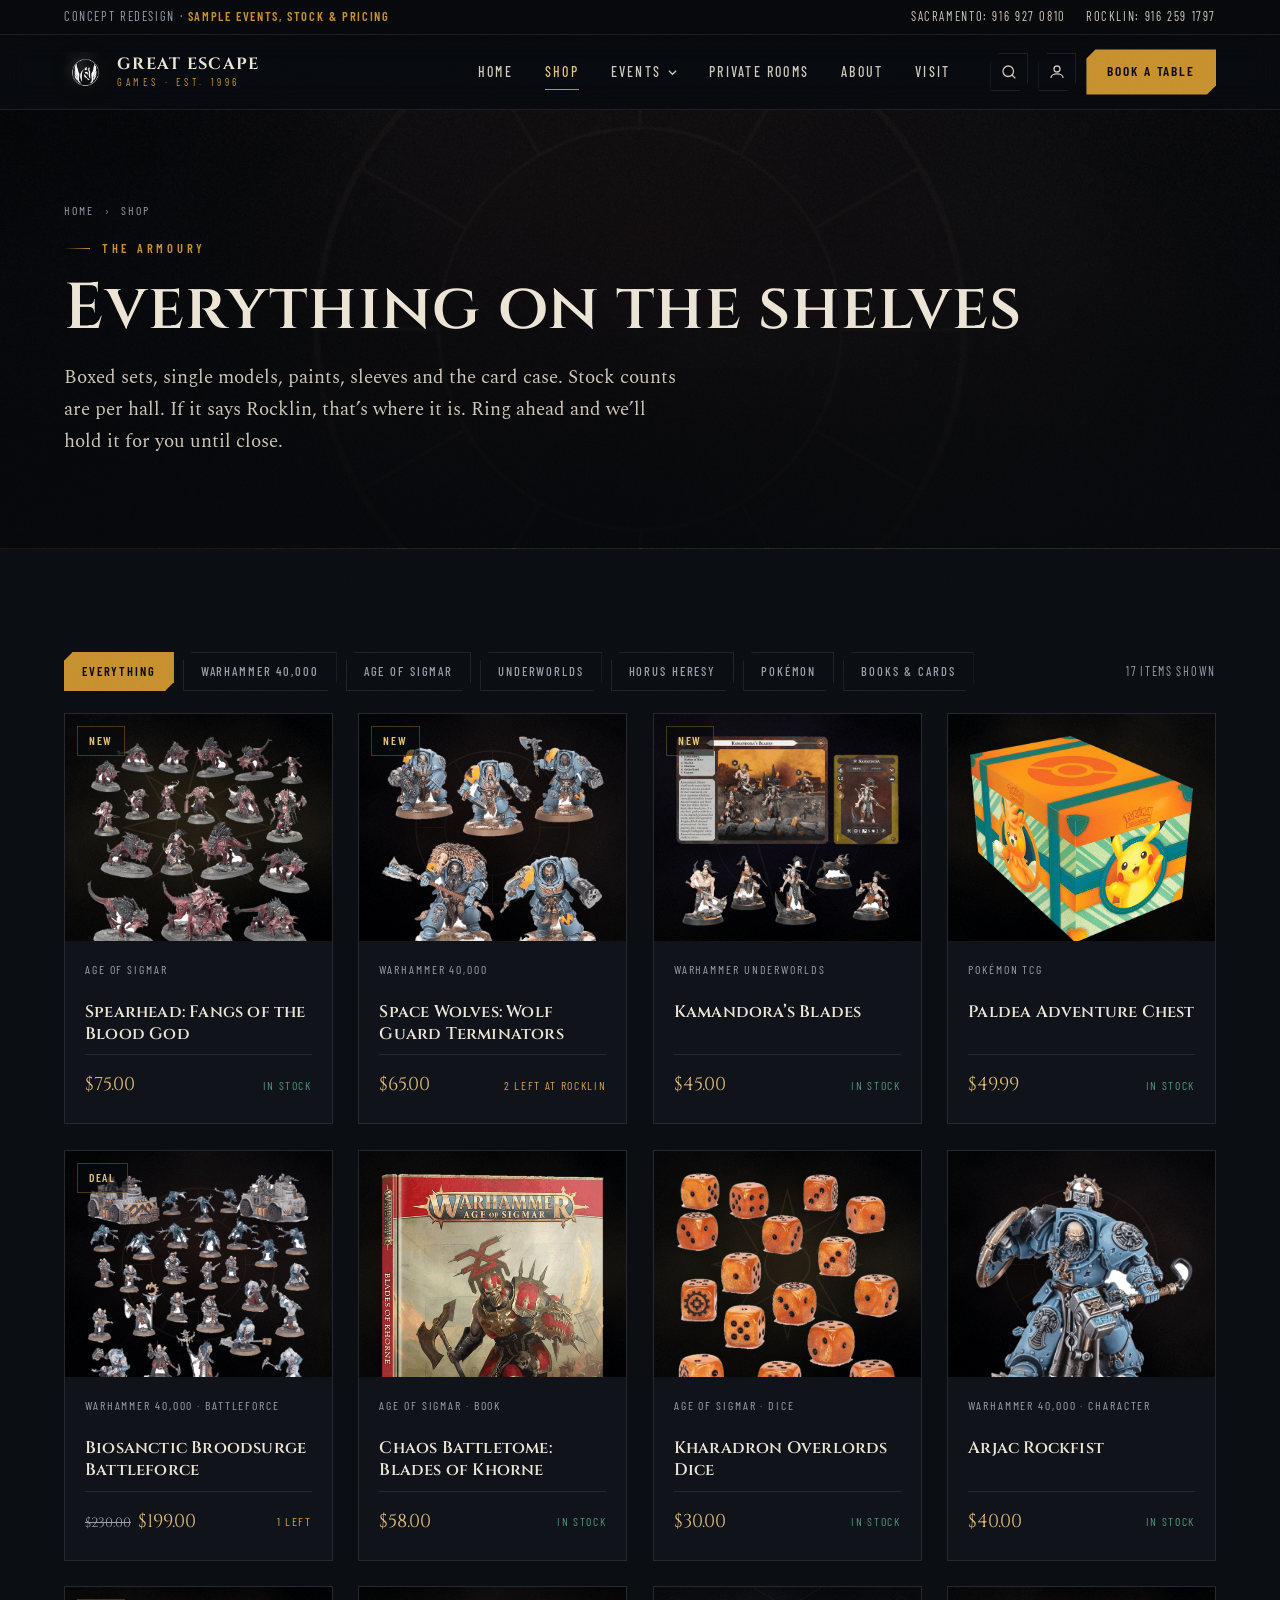
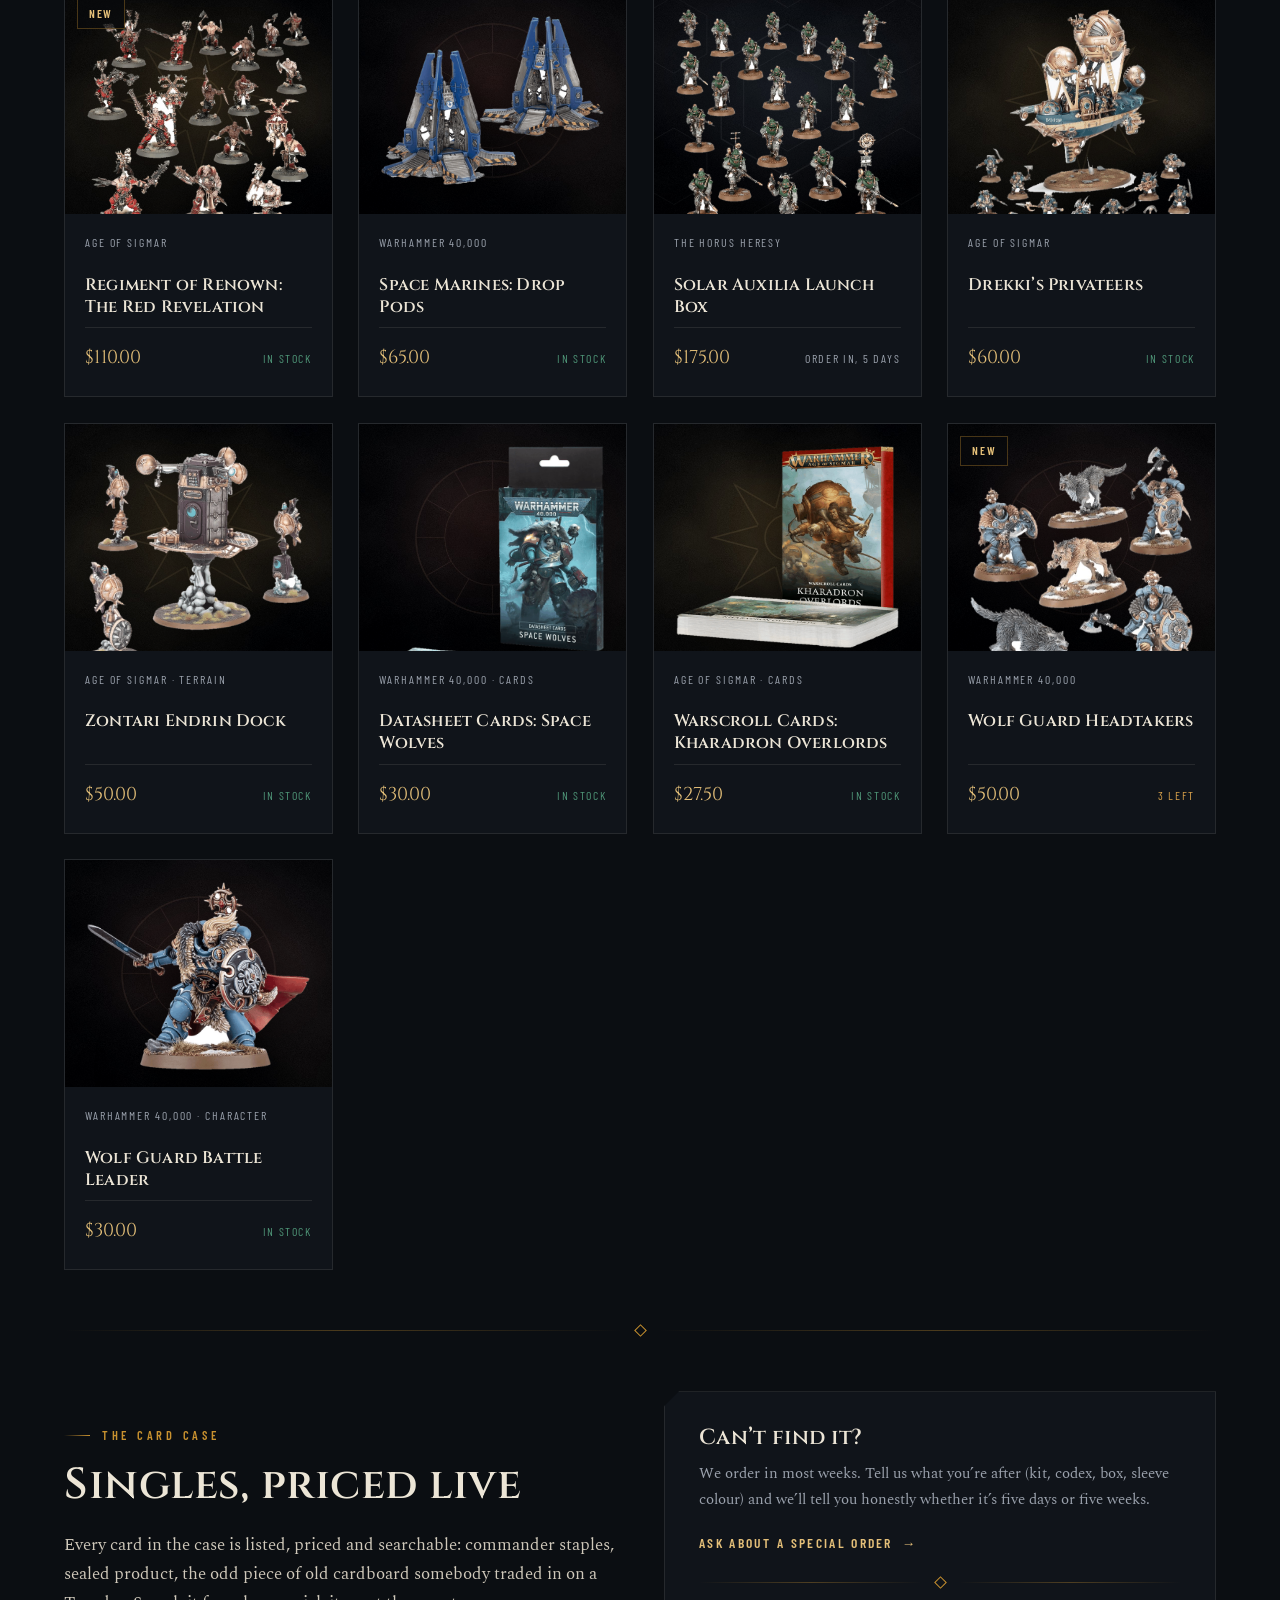
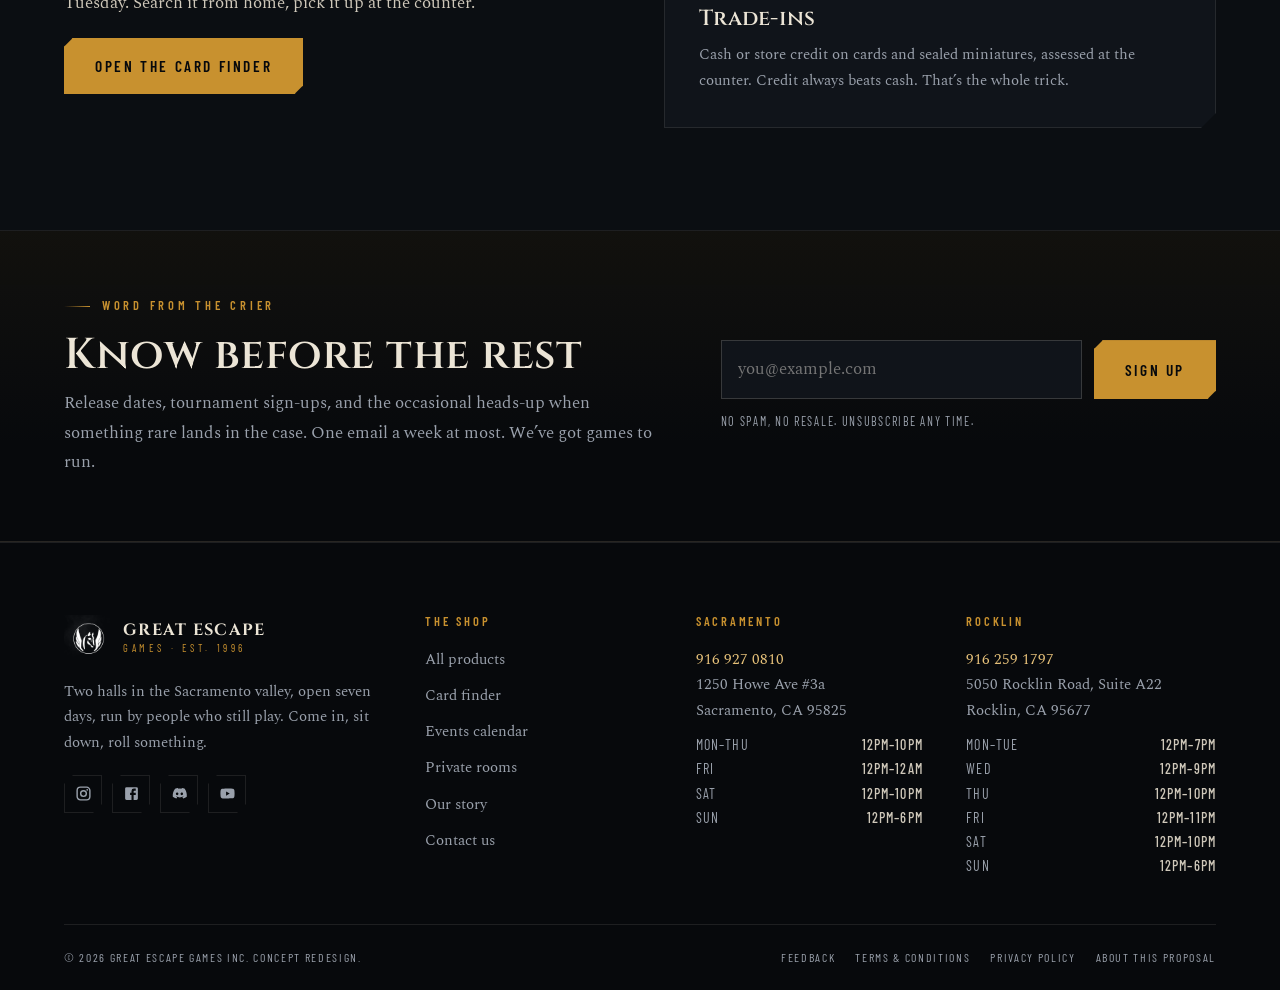
<file: products.html>
<!DOCTYPE html>
<html lang="en">
<head>
<meta charset="utf-8">
<meta name="viewport" content="width=device-width, initial-scale=1">
<title>Shop | Great Escape Games</title>
<meta name="description" content="Warhammer, Age of Sigmar, Pokemon, Magic singles and board games in stock across our Sacramento and Rocklin stores.">
<link rel="icon" href="assets/img/favicon.png">
<link rel="preconnect" href="https://fonts.googleapis.com">
<link rel="preconnect" href="https://fonts.gstatic.com" crossorigin>
<link href="https://fonts.googleapis.com/css2?family=Cinzel:wght@500;600;700&family=Barlow+Condensed:wght@400;500;600&family=Spectral:ital,wght@0,300;0,400;0,500;1,400&display=swap" rel="stylesheet">
<link rel="stylesheet" href="assets/css/geg.css">
</head>
<body data-page="products">

<svg width="0" height="0" style="position:absolute" aria-hidden="true" focusable="false">
  <symbol id="i-search" viewBox="0 0 24 24"><path fill="none" stroke="currentColor" stroke-width="1.7" d="M11 4a7 7 0 1 1 0 14 7 7 0 0 1 0-14zm5 12 4.5 4.5"/></symbol>
  <symbol id="i-user" viewBox="0 0 24 24"><path fill="none" stroke="currentColor" stroke-width="1.7" d="M12 12a4 4 0 1 0 0-8 4 4 0 0 0 0 8zm-8 8c0-3.3 3.6-5.5 8-5.5s8 2.2 8 5.5"/></symbol>
  <symbol id="i-menu" viewBox="0 0 24 24"><path fill="none" stroke="currentColor" stroke-width="1.7" d="M3 6h18M3 12h18M3 18h18"/></symbol>
  <symbol id="i-close" viewBox="0 0 24 24"><path fill="none" stroke="currentColor" stroke-width="1.7" d="m5 5 14 14M19 5 5 19"/></symbol>
  <symbol id="i-ig" viewBox="0 0 24 24"><path fill="currentColor" d="M7.8 2h8.4C19.4 2 22 4.6 22 7.8v8.4a5.8 5.8 0 0 1-5.8 5.8H7.8C4.6 22 2 19.4 2 16.2V7.8A5.8 5.8 0 0 1 7.8 2m-.2 2A3.6 3.6 0 0 0 4 7.6v8.8C4 18.39 5.61 20 7.6 20h8.8a3.6 3.6 0 0 0 3.6-3.6V7.6C20 5.61 18.39 4 16.4 4H7.6m9.65 1.5a1.25 1.25 0 1 1 0 2.5 1.25 1.25 0 0 1 0-2.5M12 7a5 5 0 1 1 0 10 5 5 0 0 1 0-10m0 2a3 3 0 1 0 0 6 3 3 0 0 0 0-6z"/></symbol>
  <symbol id="i-fb" viewBox="0 0 24 24"><path fill="currentColor" d="M5 3h14a2 2 0 0 1 2 2v14a2 2 0 0 1-2 2H5a2 2 0 0 1-2-2V5a2 2 0 0 1 2-2m13 2h-2.5A3.5 3.5 0 0 0 12 8.5V11h-2v3h2v7h3v-7h3v-3h-3V9a1 1 0 0 1 1-1h2V5z"/></symbol>
  <symbol id="i-yt" viewBox="0 0 24 24"><path fill="currentColor" d="M10 15l5.19-3L10 9v6m11.56-7.83c.13.47.22 1.1.28 1.9.07.8.1 1.49.1 2.09L22 12c0 2.19-.16 3.8-.44 4.83-.25.9-.83 1.48-1.73 1.73-.47.13-1.33.22-2.65.28-1.3.07-2.49.1-3.59.1L12 19c-4.19 0-6.8-.16-7.83-.44-.9-.25-1.48-.83-1.73-1.73-.13-.47-.22-1.1-.28-1.9-.07-.8-.1-1.49-.1-2.09L2 12c0-2.19.16-3.8.44-4.83.25-.9.83-1.48 1.73-1.73.47-.13 1.33-.22 2.65-.28 1.3-.07 2.49-.1 3.59-.1L12 5c4.19 0 6.8.16 7.83.44.9.25 1.48.83 1.73 1.73z"/></symbol>
  <symbol id="i-dc" viewBox="0 0 24 24"><path fill="currentColor" d="M19.54 5.34A16.4 16.4 0 0 0 15.5 4.1a.06.06 0 0 0-.07.03c-.17.31-.37.71-.5 1.03a15.2 15.2 0 0 0-4.55 0c-.14-.33-.34-.72-.52-1.03a.06.06 0 0 0-.06-.03 16.4 16.4 0 0 0-4.05 1.24.06.06 0 0 0-.02.02C2.9 9.2 2.2 12.95 2.55 16.65a.07.07 0 0 0 .02.05 16.5 16.5 0 0 0 4.97 2.5.06.06 0 0 0 .07-.02c.38-.52.72-1.07 1.02-1.65a.06.06 0 0 0-.04-.09c-.53-.2-1.05-.45-1.55-.74a.06.06 0 0 1 0-.1l.3-.24a.06.06 0 0 1 .07 0 11.8 11.8 0 0 0 10 0 .06.06 0 0 1 .07 0l.3.24a.06.06 0 0 1 0 .1c-.5.3-1.01.54-1.55.74a.06.06 0 0 0-.03.09c.3.58.64 1.13 1.01 1.65a.06.06 0 0 0 .07.02 16.4 16.4 0 0 0 4.98-2.5.06.06 0 0 0 .02-.05c.42-4.29-.69-8.01-2.94-11.3a.05.05 0 0 0-.03-.02M8.68 14.44c-.98 0-1.79-.9-1.79-2s.79-2.01 1.79-2.01c1 0 1.8.91 1.79 2 0 1.11-.79 2.01-1.79 2.01m6.61 0c-.98 0-1.79-.9-1.79-2s.79-2.01 1.79-2.01c1 0 1.8.91 1.79 2 0 1.11-.78 2.01-1.79 2.01"/></symbol>
  <symbol id="i-pin" viewBox="0 0 24 24"><path fill="none" stroke="currentColor" stroke-width="1.7" d="M12 21s7-6.1 7-11a7 7 0 1 0-14 0c0 4.9 7 11 7 11z"/><circle cx="12" cy="10" r="2.6" fill="none" stroke="currentColor" stroke-width="1.7"/></symbol>
</svg>

<div class="ribbon">
  <div class="wrap">
    <span>Concept redesign &middot; <b>sample events, stock &amp; pricing</b></span>
    <div class="ribbon-phones">
      <a href="tel:19169270810">Sacramento: 916 927 0810</a>
      <a href="tel:19162591797">Rocklin: 916 259 1797</a>
    </div>
  </div>
</div>

<header class="site-head">
  <div class="wrap nav">
    <a class="brand" href="index.html">
      <img src="assets/img/emblem.png" alt="Great Escape Games">
      <span class="brand-txt"><b>Great Escape</b><span>Games &middot; Est. 1996</span></span>
    </a>

    <nav class="nav-links" aria-label="Main">
      <a data-nav="home" href="index.html">Home</a>
      <a data-nav="products" href="products.html">Shop</a>
      <div class="nav-drop">
        <button type="button" aria-haspopup="true">Events
          <svg width="9" height="9" viewBox="0 0 10 10" aria-hidden="true"><path d="M1 3l4 4 4-4" fill="none" stroke="currentColor" stroke-width="1.4"/></svg>
        </button>
        <div class="nav-drop-menu">
          <a href="events.html">All Events<small>Both halls, one calendar</small></a>
          <a href="events.html#sacramento">Sacramento<small>Howe Ave</small></a>
          <a href="events.html#rocklin">Rocklin<small>Rocklin Rd</small></a>
        </div>
      </div>
      <a data-nav="rooms" href="rooms.html">Private Rooms</a>
      <a data-nav="about" href="about.html">About</a>
      <a data-nav="visit" href="visit.html">Visit</a>
    </nav>

    <div class="nav-tools">
      <button class="icon-btn" data-search-open aria-expanded="false" aria-label="Search the shop">
        <svg><use href="#i-search"/></svg>
      </button>
      <a class="icon-btn" href="visit.html#account" aria-label="Your account">
        <svg><use href="#i-user"/></svg>
      </a>
      <a class="btn btn--sm nav-cta" href="rooms.html#book">Book a table</a>
      <button class="icon-btn burger" data-drawer-open aria-expanded="false" aria-label="Open menu">
        <svg><use href="#i-menu"/></svg>
      </button>
    </div>
  </div>
</header>

<div class="searchbar" data-search>
  <div class="wrap">
    <form onsubmit="return false">
      <input type="search" placeholder="Search singles, kits, paints, sleeves&hellip;" aria-label="Search">
      <button class="icon-btn" type="button" data-search-close aria-label="Close search"><svg><use href="#i-close"/></svg></button>
    </form>
    <p class="hint">Try &ldquo;Space Wolves&rdquo;, &ldquo;Commander deck&rdquo;, &ldquo;Contrast paint&rdquo;. Or browse the <a href="products.html">full shop</a></p>
  </div>
</div>

<div class="drawer" data-drawer>
  <div class="drawer-top">
    <span class="brand">
      <img src="assets/img/emblem.png" alt="" width="34">
      <span class="brand-txt"><b>Great Escape</b><span>Games</span></span>
    </span>
    <button class="icon-btn" data-drawer-close aria-label="Close menu"><svg><use href="#i-close"/></svg></button>
  </div>
  <div class="drawer-body">
    <a class="dlink" href="index.html"><em>01</em> Home</a>
    <a class="dlink" href="products.html"><em>02</em> Shop</a>
    <a class="dlink" href="events.html"><em>03</em> Events</a>
    <a class="dlink" href="rooms.html"><em>04</em> Private Rooms</a>
    <a class="dlink" href="about.html"><em>05</em> About</a>
    <a class="dlink" href="visit.html"><em>06</em> Visit &amp; Contact</a>
    <a class="btn btn--block mt-l" href="rooms.html#book">Book a table</a>
  </div>
  <div class="drawer-foot">
    <h4>Call the shop</h4>
    <p class="muted small">Sacramento: <a href="tel:19169270810">916 927 0810</a><br>
       Rocklin: <a href="tel:19162591797">916 259 1797</a></p>
  </div>
</div>

<main>
  <section class="phead" style="background-image:url('assets/img/plate-40k.jpg')">
    <div class="wrap">
      <p class="crumbs"><a href="index.html">Home</a> &rsaquo; <span>Shop</span></p>
      <p class="eyebrow">The Armoury</p>
      <h1>Everything on the shelves</h1>
      <p class="lede">Boxed sets, single models, paints, sleeves and the card case. Stock counts are per hall. If it says Rocklin, that&rsquo;s where it is. Ring ahead and we&rsquo;ll hold it for you until close.</p>
    </div>
  </section>

  <section class="section" id="shelves" data-filterable>
    <div class="wrap">
      <div style="display:flex;justify-content:space-between;align-items:center;gap:20px;flex-wrap:wrap;margin-bottom:22px">
        <div class="filters" data-filter-group="cat" style="margin:0">
          <button class="chip is-on" data-value="all">Everything</button>
          <button class="chip" data-value="cat-40k">Warhammer 40,000</button>
          <button class="chip" data-value="cat-aos">Age of Sigmar</button>
          <button class="chip" data-value="cat-uw">Underworlds</button>
          <button class="chip" data-value="cat-hh">Horus Heresy</button>
          <button class="chip" data-value="cat-pkmn">Pok&eacute;mon</button>
          <button class="chip" data-value="cat-book">Books &amp; Cards</button>
        </div>
        <p class="form-note" style="margin:0"><span data-tally></span> items shown</p>
      </div>

      <div class="grid grid--4">
        <a class="pcard rev ticked" data-tags="cat-aos" href="products.html">
          <div class="pcard-media" style="background-image:url('assets/img/plate-aos.jpg')">
            <span class="pcard-flag tag tag--brass">New</span>
            <img src="assets/img/cut/spearhead-khorne.png" alt="Spearhead: Fangs of the Blood God">
          </div>
          <div class="pcard-body">
            <p class="pcard-meta">Age of Sigmar</p>
            <h3>Spearhead: Fangs of the Blood God</h3>
            <div class="pcard-foot"><span class="price">$75.00</span><span class="stock ">In stock</span></div>
          </div>
        </a>
        <a class="pcard rev ticked" data-tags="cat-40k" href="products.html">
          <div class="pcard-media" style="background-image:url('assets/img/plate-40k.jpg')">
            <span class="pcard-flag tag tag--brass">New</span>
            <img src="assets/img/cut/wolf-guard-terminators.png" alt="Space Wolves: Wolf Guard Terminators">
          </div>
          <div class="pcard-body">
            <p class="pcard-meta">Warhammer 40,000</p>
            <h3>Space Wolves: Wolf Guard Terminators</h3>
            <div class="pcard-foot"><span class="price">$65.00</span><span class="stock is-low">2 left at Rocklin</span></div>
          </div>
        </a>
        <a class="pcard rev ticked" data-tags="cat-uw" href="products.html">
          <div class="pcard-media" style="background-image:url('assets/img/plate-underworlds.jpg')">
            <span class="pcard-flag tag tag--brass">New</span>
            <img src="assets/img/cut/kamandoras-blades.png" alt="Kamandora's Blades">
          </div>
          <div class="pcard-body">
            <p class="pcard-meta">Warhammer Underworlds</p>
            <h3>Kamandora&rsquo;s Blades</h3>
            <div class="pcard-foot"><span class="price">$45.00</span><span class="stock ">In stock</span></div>
          </div>
        </a>
        <a class="pcard rev ticked" data-tags="cat-pkmn" href="products.html">
          <div class="pcard-media" style="background-image:url('assets/img/plate-pokemon.jpg')">
            <img src="assets/img/cut/paldea-chest.png" alt="Paldea Adventure Chest">
          </div>
          <div class="pcard-body">
            <p class="pcard-meta">Pok&eacute;mon TCG</p>
            <h3>Paldea Adventure Chest</h3>
            <div class="pcard-foot"><span class="price">$49.99</span><span class="stock ">In stock</span></div>
          </div>
        </a>
        <a class="pcard rev ticked" data-tags="cat-40k" href="products.html">
          <div class="pcard-media" style="background-image:url('assets/img/plate-40k.jpg')">
            <span class="pcard-flag tag tag--brass">Deal</span>
            <img src="assets/img/cut/biosanctic-broodsurge.png" alt="Biosanctic Broodsurge Battleforce">
          </div>
          <div class="pcard-body">
            <p class="pcard-meta">Warhammer 40,000 &middot; Battleforce</p>
            <h3>Biosanctic Broodsurge Battleforce</h3>
            <div class="pcard-foot"><span class="price"><s>$230.00</s>$199.00</span><span class="stock is-low">1 left</span></div>
          </div>
        </a>
        <a class="pcard rev ticked" data-tags="cat-aos cat-book" href="products.html">
          <div class="pcard-media" style="background-image:url('assets/img/plate-aos.jpg')">
            <img src="assets/img/cut/battletome-khorne.png" alt="Chaos Battletome: Blades of Khorne">
          </div>
          <div class="pcard-body">
            <p class="pcard-meta">Age of Sigmar &middot; Book</p>
            <h3>Chaos Battletome: Blades of Khorne</h3>
            <div class="pcard-foot"><span class="price">$58.00</span><span class="stock ">In stock</span></div>
          </div>
        </a>
        <a class="pcard rev ticked" data-tags="cat-aos" href="products.html">
          <div class="pcard-media" style="background-image:url('assets/img/plate-aos.jpg')">
            <img src="assets/img/cut/kharadron-dice.png" alt="Kharadron Overlords Dice">
          </div>
          <div class="pcard-body">
            <p class="pcard-meta">Age of Sigmar &middot; Dice</p>
            <h3>Kharadron Overlords Dice</h3>
            <div class="pcard-foot"><span class="price">$30.00</span><span class="stock ">In stock</span></div>
          </div>
        </a>
        <a class="pcard rev ticked" data-tags="cat-40k" href="products.html">
          <div class="pcard-media" style="background-image:url('assets/img/plate-40k.jpg')">
            <img src="assets/img/cut/arjac-rockfist.png" alt="Arjac Rockfist">
          </div>
          <div class="pcard-body">
            <p class="pcard-meta">Warhammer 40,000 &middot; Character</p>
            <h3>Arjac Rockfist</h3>
            <div class="pcard-foot"><span class="price">$40.00</span><span class="stock ">In stock</span></div>
          </div>
        </a>
        <a class="pcard rev ticked" data-tags="cat-aos" href="products.html">
          <div class="pcard-media" style="background-image:url('assets/img/plate-aos.jpg')">
            <span class="pcard-flag tag tag--brass">New</span>
            <img src="assets/img/cut/red-revelation.png" alt="Regiment of Renown: The Red Revelation">
          </div>
          <div class="pcard-body">
            <p class="pcard-meta">Age of Sigmar</p>
            <h3>Regiment of Renown: The Red Revelation</h3>
            <div class="pcard-foot"><span class="price">$110.00</span><span class="stock ">In stock</span></div>
          </div>
        </a>
        <a class="pcard rev ticked" data-tags="cat-40k" href="products.html">
          <div class="pcard-media" style="background-image:url('assets/img/plate-40k.jpg')">
            <img src="assets/img/cut/drop-pods.png" alt="Space Marines: Drop Pods">
          </div>
          <div class="pcard-body">
            <p class="pcard-meta">Warhammer 40,000</p>
            <h3>Space Marines: Drop Pods</h3>
            <div class="pcard-foot"><span class="price">$65.00</span><span class="stock ">In stock</span></div>
          </div>
        </a>
        <a class="pcard rev ticked" data-tags="cat-hh" href="products.html">
          <div class="pcard-media" style="background-image:url('assets/img/plate-neutral.jpg')">
            <img src="assets/img/cut/solar-aux.png" alt="Solar Auxilia Launch Box">
          </div>
          <div class="pcard-body">
            <p class="pcard-meta">The Horus Heresy</p>
            <h3>Solar Auxilia Launch Box</h3>
            <div class="pcard-foot"><span class="price">$175.00</span><span class="stock is-out">Order in, 5 days</span></div>
          </div>
        </a>
        <a class="pcard rev ticked" data-tags="cat-aos" href="products.html">
          <div class="pcard-media" style="background-image:url('assets/img/plate-aos.jpg')">
            <img src="assets/img/cut/drekkis-privateers.png" alt="Drekki's Privateers">
          </div>
          <div class="pcard-body">
            <p class="pcard-meta">Age of Sigmar</p>
            <h3>Drekki&rsquo;s Privateers</h3>
            <div class="pcard-foot"><span class="price">$60.00</span><span class="stock ">In stock</span></div>
          </div>
        </a>
        <a class="pcard rev ticked" data-tags="cat-aos" href="products.html">
          <div class="pcard-media" style="background-image:url('assets/img/plate-aos.jpg')">
            <img src="assets/img/cut/endrin-dock.png" alt="Zontari Endrin Dock">
          </div>
          <div class="pcard-body">
            <p class="pcard-meta">Age of Sigmar &middot; Terrain</p>
            <h3>Zontari Endrin Dock</h3>
            <div class="pcard-foot"><span class="price">$50.00</span><span class="stock ">In stock</span></div>
          </div>
        </a>
        <a class="pcard rev ticked" data-tags="cat-40k cat-book" href="products.html">
          <div class="pcard-media" style="background-image:url('assets/img/plate-40k.jpg')">
            <img src="assets/img/cut/datacards-space-wolves.png" alt="Datasheet Cards: Space Wolves">
          </div>
          <div class="pcard-body">
            <p class="pcard-meta">Warhammer 40,000 &middot; Cards</p>
            <h3>Datasheet Cards: Space Wolves</h3>
            <div class="pcard-foot"><span class="price">$30.00</span><span class="stock ">In stock</span></div>
          </div>
        </a>
        <a class="pcard rev ticked" data-tags="cat-aos cat-book" href="products.html">
          <div class="pcard-media" style="background-image:url('assets/img/plate-aos.jpg')">
            <img src="assets/img/cut/warscrolls-kharadron.png" alt="Warscroll Cards: Kharadron Overlords">
          </div>
          <div class="pcard-body">
            <p class="pcard-meta">Age of Sigmar &middot; Cards</p>
            <h3>Warscroll Cards: Kharadron Overlords</h3>
            <div class="pcard-foot"><span class="price">$27.50</span><span class="stock ">In stock</span></div>
          </div>
        </a>
        <a class="pcard rev ticked" data-tags="cat-40k" href="products.html">
          <div class="pcard-media" style="background-image:url('assets/img/plate-40k.jpg')">
            <span class="pcard-flag tag tag--brass">New</span>
            <img src="assets/img/cut/wolf-guard-headtakers.png" alt="Wolf Guard Headtakers">
          </div>
          <div class="pcard-body">
            <p class="pcard-meta">Warhammer 40,000</p>
            <h3>Wolf Guard Headtakers</h3>
            <div class="pcard-foot"><span class="price">$50.00</span><span class="stock is-low">3 left</span></div>
          </div>
        </a>
        <a class="pcard rev ticked" data-tags="cat-40k" href="products.html">
          <div class="pcard-media" style="background-image:url('assets/img/plate-40k.jpg')">
            <img src="assets/img/cut/wolf-guard-battle-leader.png" alt="Wolf Guard Battle Leader">
          </div>
          <div class="pcard-body">
            <p class="pcard-meta">Warhammer 40,000 &middot; Character</p>
            <h3>Wolf Guard Battle Leader</h3>
            <div class="pcard-foot"><span class="price">$30.00</span><span class="stock ">In stock</span></div>
          </div>
        </a>
      </div>

      <p class="panel center mt-l is-hidden" data-empty>Nothing in that category right now. Try another, or <a href="visit.html#contact">ask us to order it in</a>.</p>

      <div class="ornament" aria-hidden="true"><i></i></div>

      <div class="grid grid--2" id="card-case" style="align-items:center;gap:clamp(24px,4vw,48px)">
        <div>
          <p class="eyebrow">The Card Case</p>
          <h2>Singles, priced live</h2>
          <p>Every card in the case is listed, priced and searchable: commander staples, sealed product, the odd piece of old cardboard somebody traded in on a Tuesday. Search it from home, pick it up at the counter.</p>
          <div class="btn-row">
            <a class="btn" href="https://greatescapegamesllc.tcgplayerpro.com/" target="_blank" rel="noopener">Open the card finder</a>
          </div>
        </div>
        <div class="panel panel--dark">
          <h3>Can&rsquo;t find it?</h3>
          <p class="muted small">We order in most weeks. Tell us what you&rsquo;re after (kit, codex, box, sleeve colour) and we&rsquo;ll tell you honestly whether it&rsquo;s five days or five weeks.</p>
          <p><a class="tlink" href="visit.html#contact">Ask about a special order <span>&rarr;</span></a></p>
          <div class="ornament" style="margin-block:20px" aria-hidden="true"><i></i></div>
          <h3>Trade-ins</h3>
          <p class="muted small">Cash or store credit on cards and sealed miniatures, assessed at the counter. Credit always beats cash. That&rsquo;s the whole trick.</p>
        </div>
      </div>
    </div>
  </section>

  <section class="section section--tight crier">
    <div class="wrap crier-in">
      <div>
        <p class="eyebrow">Word from the Crier</p>
        <h2 style="margin-bottom:10px">Know before the rest</h2>
        <p class="muted">Release dates, tournament sign-ups, and the occasional heads-up when something rare lands in the case. One email a week at most. We&rsquo;ve got games to run.</p>
      </div>
      <div>
        <form data-mock>
          <label class="is-hidden" for="crier-email">Email address</label>
          <input id="crier-email" type="email" required placeholder="you@example.com">
          <button class="btn" type="submit">Sign up</button>
        </form>
        <p class="form-said">Signed up. Watch for the confirmation in your inbox.</p>
        <p class="form-note" style="margin-top:12px">No spam, no resale. Unsubscribe any time.</p>
      </div>
    </div>
  </section>
</main>

<footer class="site-foot">
  <div class="wrap">
    <div class="foot-grid">
      <div class="foot-col">
        <div class="foot-brand">
          <img src="assets/img/emblem.png" alt="">
          <span class="brand-txt"><b>Great Escape</b><span>Games &middot; Est. 1996</span></span>
        </div>
        <p class="muted small">Two halls in the Sacramento valley, open seven days, run by people who still play. Come in, sit down, roll something.</p>
        <div class="socials">
          <a href="https://www.instagram.com/explore/locations/252481501/great-escape-games-and-comics/?hl=en" target="_blank" rel="noopener" aria-label="Instagram"><svg><use href="#i-ig"/></svg></a>
          <a href="https://www.facebook.com/GEGsacramento" target="_blank" rel="noopener" aria-label="Facebook"><svg><use href="#i-fb"/></svg></a>
          <a href="https://discord.com/invite/QqpvvqK" target="_blank" rel="noopener" aria-label="Discord"><svg><use href="#i-dc"/></svg></a>
          <a href="https://www.youtube.com/channel/UCLXZYz1W28wHGWhjYSmiPtQ/videos" target="_blank" rel="noopener" aria-label="YouTube"><svg><use href="#i-yt"/></svg></a>
        </div>
      </div>

      <div class="foot-col">
        <h4>The Shop</h4>
        <ul>
          <li><a href="products.html">All products</a></li>
          <li><a href="https://greatescapegamesllc.tcgplayerpro.com/" target="_blank" rel="noopener">Card finder</a></li>
          <li><a href="events.html">Events calendar</a></li>
          <li><a href="rooms.html">Private rooms</a></li>
          <li><a href="about.html">Our story</a></li>
          <li><a href="visit.html">Contact us</a></li>
        </ul>
      </div>

      <div class="foot-col">
        <h4>Sacramento</h4>
        <p class="small"><a href="tel:19169270810">916 927 0810</a><br>1250 Howe Ave #3a<br>Sacramento, CA 95825</p>
        <div class="foot-hours"><span>Mon&ndash;Thu</span><b>12pm&ndash;10pm</b></div>
        <div class="foot-hours"><span>Fri</span><b>12pm&ndash;12am</b></div>
        <div class="foot-hours"><span>Sat</span><b>12pm&ndash;10pm</b></div>
        <div class="foot-hours"><span>Sun</span><b>12pm&ndash;6pm</b></div>
      </div>

      <div class="foot-col">
        <h4>Rocklin</h4>
        <p class="small"><a href="tel:19162591797">916 259 1797</a><br>5050 Rocklin Road, Suite A22<br>Rocklin, CA 95677</p>
        <div class="foot-hours"><span>Mon&ndash;Tue</span><b>12pm&ndash;7pm</b></div>
        <div class="foot-hours"><span>Wed</span><b>12pm&ndash;9pm</b></div>
        <div class="foot-hours"><span>Thu</span><b>12pm&ndash;10pm</b></div>
        <div class="foot-hours"><span>Fri</span><b>12pm&ndash;11pm</b></div>
        <div class="foot-hours"><span>Sat</span><b>12pm&ndash;10pm</b></div>
        <div class="foot-hours"><span>Sun</span><b>12pm&ndash;6pm</b></div>
      </div>
    </div>

    <div class="foot-bar">
      <span>&copy; <span data-year></span> Great Escape Games Inc. Concept redesign.</span>
      <nav>
        <a href="visit.html#contact">Feedback</a>
        <a href="legal.html#terms">Terms &amp; Conditions</a>
        <a href="legal.html#privacy">Privacy Policy</a>
        <a href="proposal.html">About this proposal</a>
      </nav>
    </div>
  </div>
</footer>

<script src="assets/js/geg.js"></script>
</body>
</html>
</file>
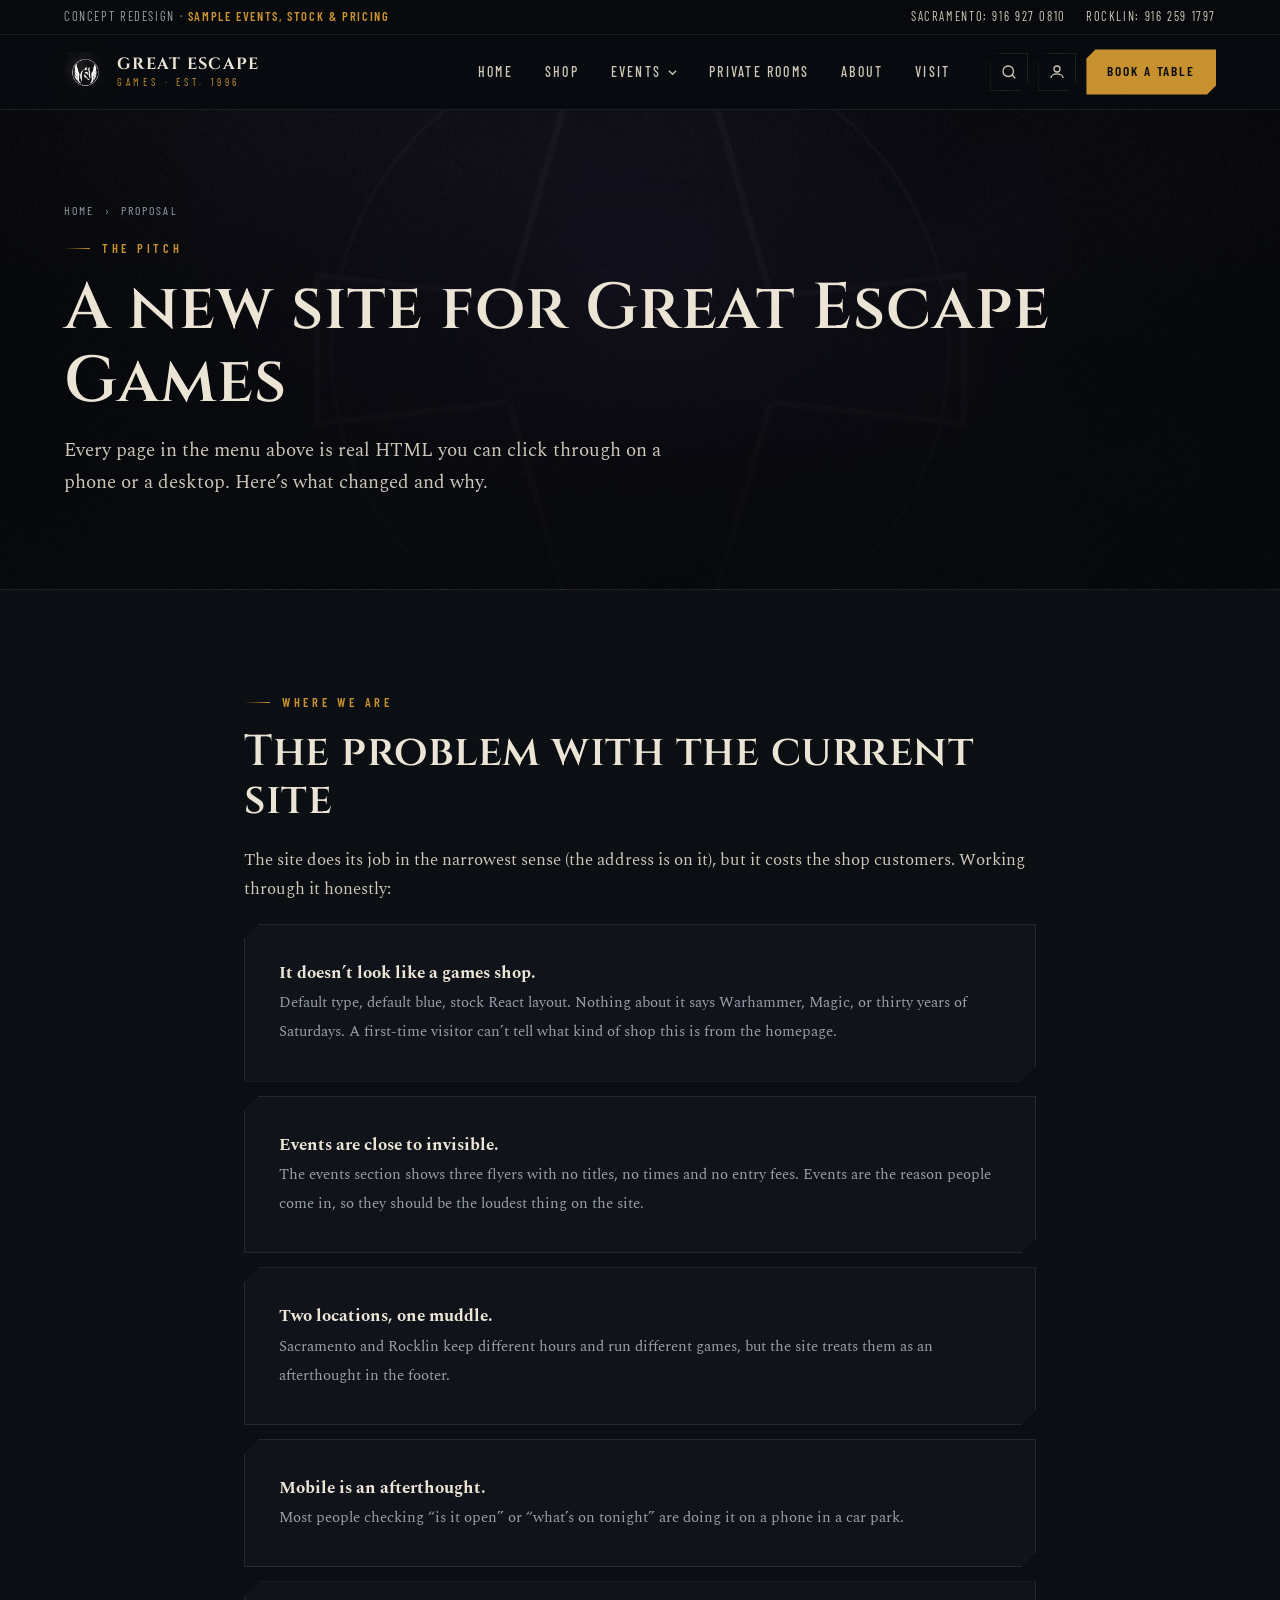
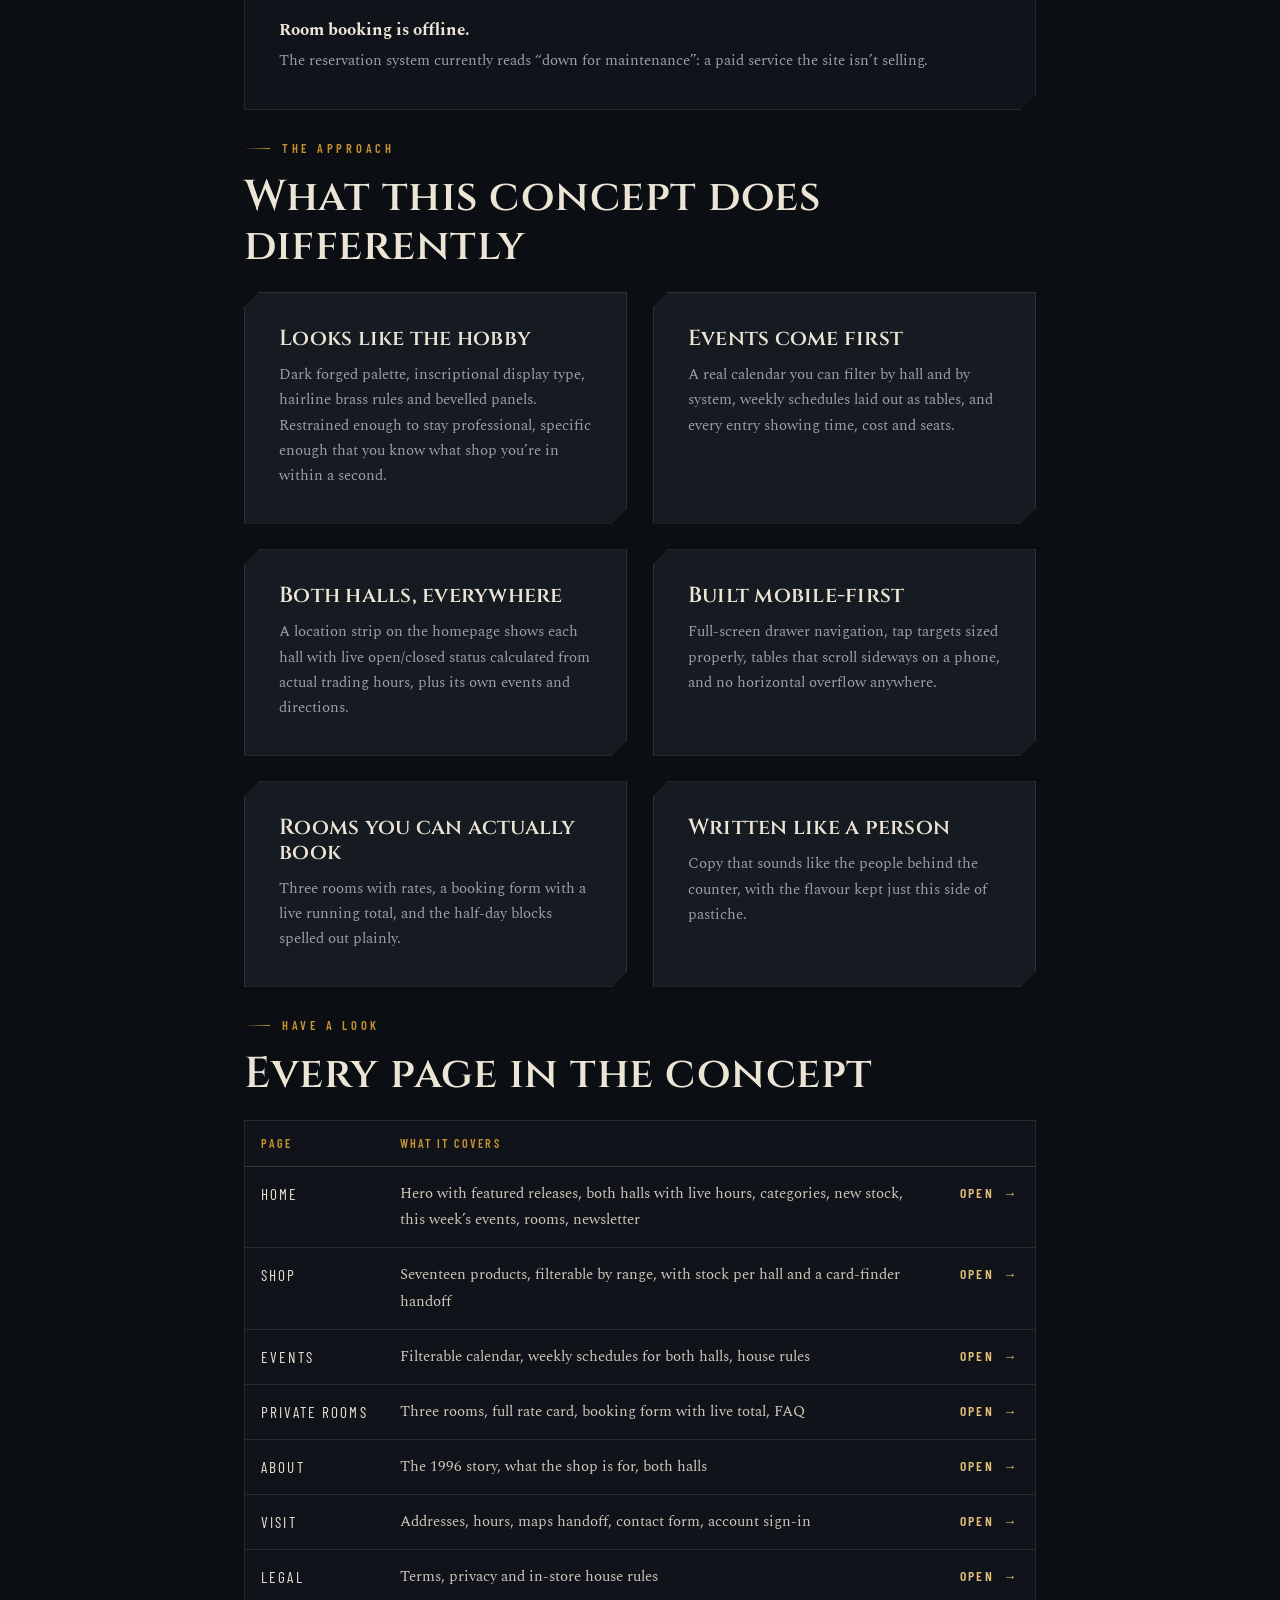
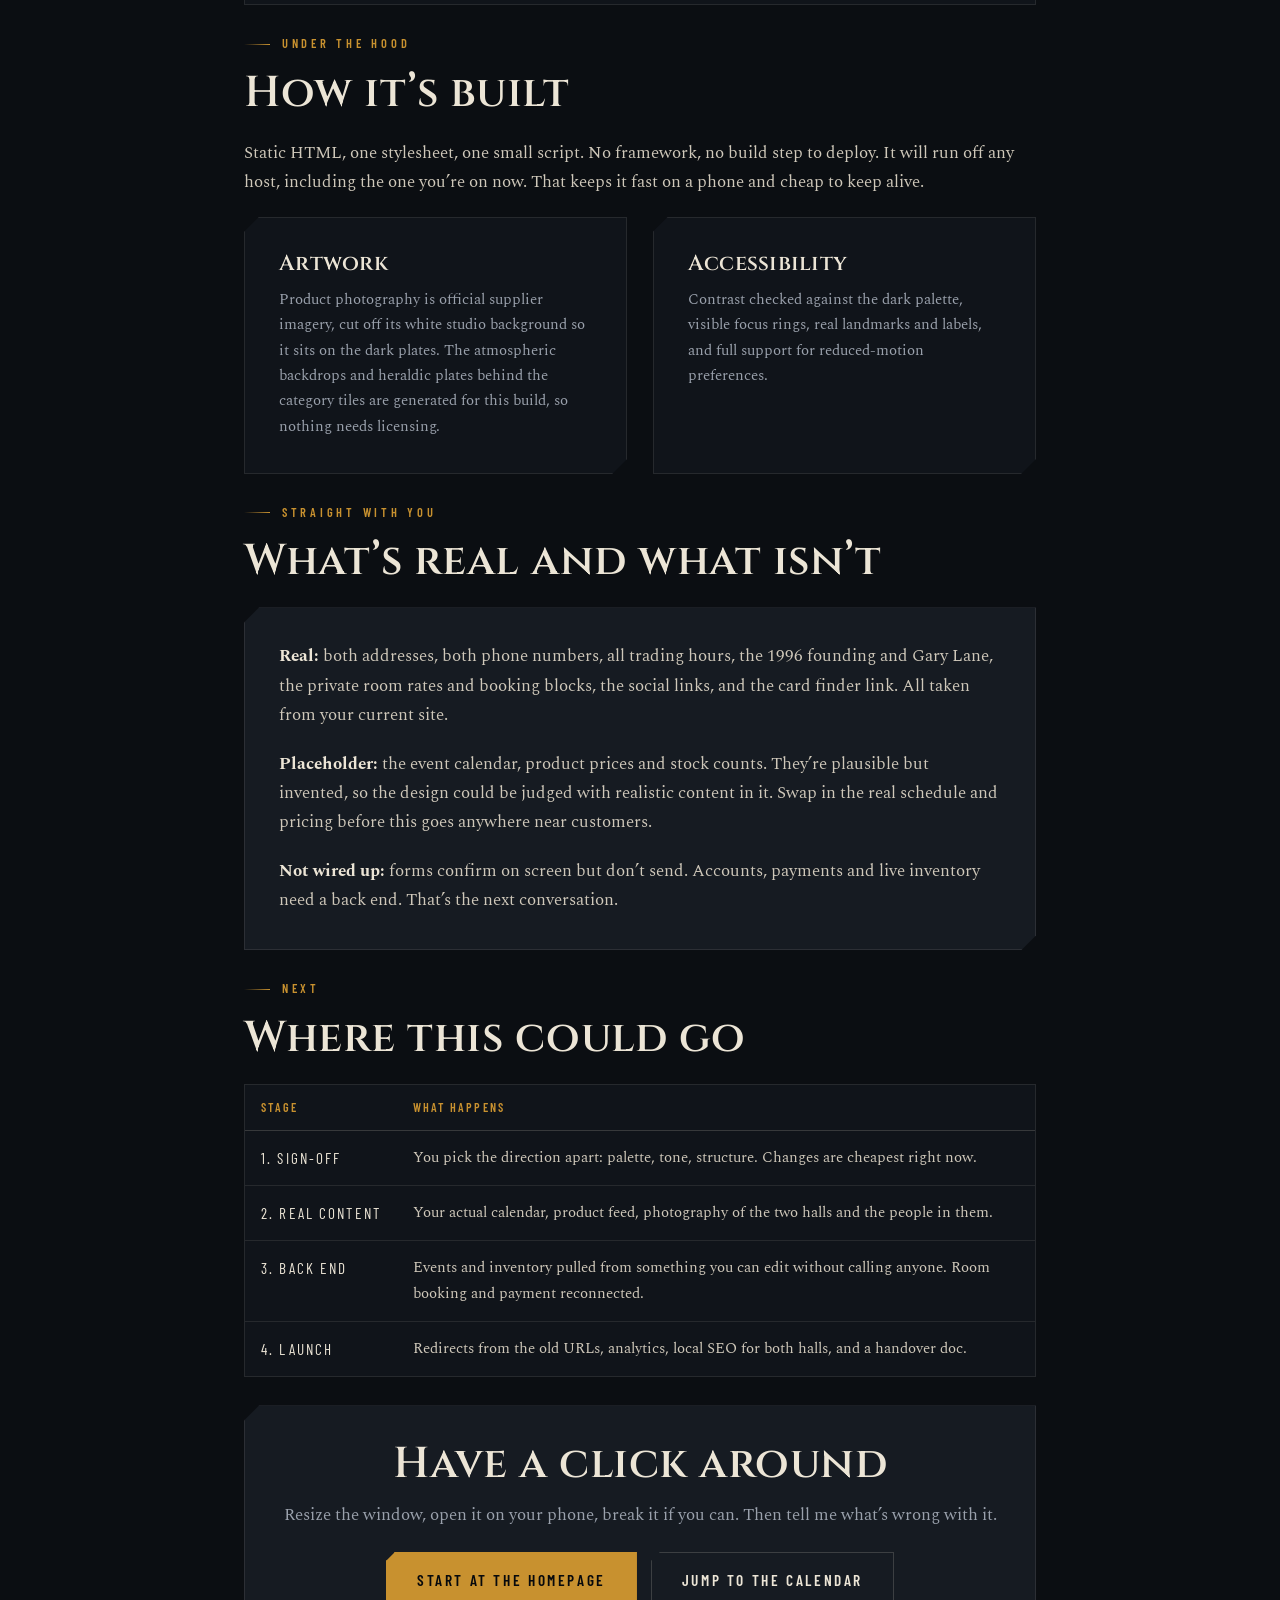
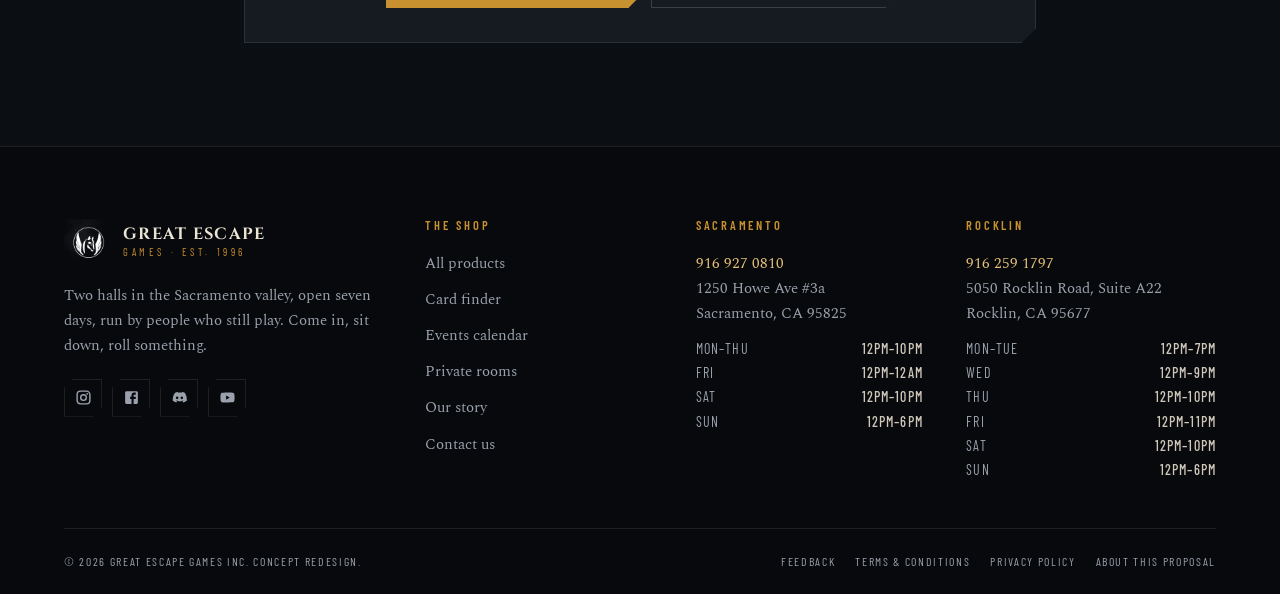
<file: proposal.html>
<!DOCTYPE html>
<html lang="en">
<head>
<meta charset="utf-8">
<meta name="viewport" content="width=device-width, initial-scale=1">
<title>Proposal | A new site for Great Escape Games</title>
<meta name="description" content="Design proposal and concept build for a Great Escape Games website redesign.">
<link rel="icon" href="assets/img/favicon.png">
<link rel="preconnect" href="https://fonts.googleapis.com">
<link rel="preconnect" href="https://fonts.gstatic.com" crossorigin>
<link href="https://fonts.googleapis.com/css2?family=Cinzel:wght@500;600;700&family=Barlow+Condensed:wght@400;500;600&family=Spectral:ital,wght@0,300;0,400;0,500;1,400&display=swap" rel="stylesheet">
<link rel="stylesheet" href="assets/css/geg.css">
</head>
<body data-page="proposal">

<svg width="0" height="0" style="position:absolute" aria-hidden="true" focusable="false">
  <symbol id="i-search" viewBox="0 0 24 24"><path fill="none" stroke="currentColor" stroke-width="1.7" d="M11 4a7 7 0 1 1 0 14 7 7 0 0 1 0-14zm5 12 4.5 4.5"/></symbol>
  <symbol id="i-user" viewBox="0 0 24 24"><path fill="none" stroke="currentColor" stroke-width="1.7" d="M12 12a4 4 0 1 0 0-8 4 4 0 0 0 0 8zm-8 8c0-3.3 3.6-5.5 8-5.5s8 2.2 8 5.5"/></symbol>
  <symbol id="i-menu" viewBox="0 0 24 24"><path fill="none" stroke="currentColor" stroke-width="1.7" d="M3 6h18M3 12h18M3 18h18"/></symbol>
  <symbol id="i-close" viewBox="0 0 24 24"><path fill="none" stroke="currentColor" stroke-width="1.7" d="m5 5 14 14M19 5 5 19"/></symbol>
  <symbol id="i-ig" viewBox="0 0 24 24"><path fill="currentColor" d="M7.8 2h8.4C19.4 2 22 4.6 22 7.8v8.4a5.8 5.8 0 0 1-5.8 5.8H7.8C4.6 22 2 19.4 2 16.2V7.8A5.8 5.8 0 0 1 7.8 2m-.2 2A3.6 3.6 0 0 0 4 7.6v8.8C4 18.39 5.61 20 7.6 20h8.8a3.6 3.6 0 0 0 3.6-3.6V7.6C20 5.61 18.39 4 16.4 4H7.6m9.65 1.5a1.25 1.25 0 1 1 0 2.5 1.25 1.25 0 0 1 0-2.5M12 7a5 5 0 1 1 0 10 5 5 0 0 1 0-10m0 2a3 3 0 1 0 0 6 3 3 0 0 0 0-6z"/></symbol>
  <symbol id="i-fb" viewBox="0 0 24 24"><path fill="currentColor" d="M5 3h14a2 2 0 0 1 2 2v14a2 2 0 0 1-2 2H5a2 2 0 0 1-2-2V5a2 2 0 0 1 2-2m13 2h-2.5A3.5 3.5 0 0 0 12 8.5V11h-2v3h2v7h3v-7h3v-3h-3V9a1 1 0 0 1 1-1h2V5z"/></symbol>
  <symbol id="i-yt" viewBox="0 0 24 24"><path fill="currentColor" d="M10 15l5.19-3L10 9v6m11.56-7.83c.13.47.22 1.1.28 1.9.07.8.1 1.49.1 2.09L22 12c0 2.19-.16 3.8-.44 4.83-.25.9-.83 1.48-1.73 1.73-.47.13-1.33.22-2.65.28-1.3.07-2.49.1-3.59.1L12 19c-4.19 0-6.8-.16-7.83-.44-.9-.25-1.48-.83-1.73-1.73-.13-.47-.22-1.1-.28-1.9-.07-.8-.1-1.49-.1-2.09L2 12c0-2.19.16-3.8.44-4.83.25-.9.83-1.48 1.73-1.73.47-.13 1.33-.22 2.65-.28 1.3-.07 2.49-.1 3.59-.1L12 5c4.19 0 6.8.16 7.83.44.9.25 1.48.83 1.73 1.73z"/></symbol>
  <symbol id="i-dc" viewBox="0 0 24 24"><path fill="currentColor" d="M19.54 5.34A16.4 16.4 0 0 0 15.5 4.1a.06.06 0 0 0-.07.03c-.17.31-.37.71-.5 1.03a15.2 15.2 0 0 0-4.55 0c-.14-.33-.34-.72-.52-1.03a.06.06 0 0 0-.06-.03 16.4 16.4 0 0 0-4.05 1.24.06.06 0 0 0-.02.02C2.9 9.2 2.2 12.95 2.55 16.65a.07.07 0 0 0 .02.05 16.5 16.5 0 0 0 4.97 2.5.06.06 0 0 0 .07-.02c.38-.52.72-1.07 1.02-1.65a.06.06 0 0 0-.04-.09c-.53-.2-1.05-.45-1.55-.74a.06.06 0 0 1 0-.1l.3-.24a.06.06 0 0 1 .07 0 11.8 11.8 0 0 0 10 0 .06.06 0 0 1 .07 0l.3.24a.06.06 0 0 1 0 .1c-.5.3-1.01.54-1.55.74a.06.06 0 0 0-.03.09c.3.58.64 1.13 1.01 1.65a.06.06 0 0 0 .07.02 16.4 16.4 0 0 0 4.98-2.5.06.06 0 0 0 .02-.05c.42-4.29-.69-8.01-2.94-11.3a.05.05 0 0 0-.03-.02M8.68 14.44c-.98 0-1.79-.9-1.79-2s.79-2.01 1.79-2.01c1 0 1.8.91 1.79 2 0 1.11-.79 2.01-1.79 2.01m6.61 0c-.98 0-1.79-.9-1.79-2s.79-2.01 1.79-2.01c1 0 1.8.91 1.79 2 0 1.11-.78 2.01-1.79 2.01"/></symbol>
  <symbol id="i-pin" viewBox="0 0 24 24"><path fill="none" stroke="currentColor" stroke-width="1.7" d="M12 21s7-6.1 7-11a7 7 0 1 0-14 0c0 4.9 7 11 7 11z"/><circle cx="12" cy="10" r="2.6" fill="none" stroke="currentColor" stroke-width="1.7"/></symbol>
</svg>

<div class="ribbon">
  <div class="wrap">
    <span>Concept redesign &middot; <b>sample events, stock &amp; pricing</b></span>
    <div class="ribbon-phones">
      <a href="tel:19169270810">Sacramento: 916 927 0810</a>
      <a href="tel:19162591797">Rocklin: 916 259 1797</a>
    </div>
  </div>
</div>

<header class="site-head">
  <div class="wrap nav">
    <a class="brand" href="index.html">
      <img src="assets/img/emblem.png" alt="Great Escape Games">
      <span class="brand-txt"><b>Great Escape</b><span>Games &middot; Est. 1996</span></span>
    </a>

    <nav class="nav-links" aria-label="Main">
      <a data-nav="home" href="index.html">Home</a>
      <a data-nav="products" href="products.html">Shop</a>
      <div class="nav-drop">
        <button type="button" aria-haspopup="true">Events
          <svg width="9" height="9" viewBox="0 0 10 10" aria-hidden="true"><path d="M1 3l4 4 4-4" fill="none" stroke="currentColor" stroke-width="1.4"/></svg>
        </button>
        <div class="nav-drop-menu">
          <a href="events.html">All Events<small>Both halls, one calendar</small></a>
          <a href="events.html#sacramento">Sacramento<small>Howe Ave</small></a>
          <a href="events.html#rocklin">Rocklin<small>Rocklin Rd</small></a>
        </div>
      </div>
      <a data-nav="rooms" href="rooms.html">Private Rooms</a>
      <a data-nav="about" href="about.html">About</a>
      <a data-nav="visit" href="visit.html">Visit</a>
    </nav>

    <div class="nav-tools">
      <button class="icon-btn" data-search-open aria-expanded="false" aria-label="Search the shop">
        <svg><use href="#i-search"/></svg>
      </button>
      <a class="icon-btn" href="visit.html#account" aria-label="Your account">
        <svg><use href="#i-user"/></svg>
      </a>
      <a class="btn btn--sm nav-cta" href="rooms.html#book">Book a table</a>
      <button class="icon-btn burger" data-drawer-open aria-expanded="false" aria-label="Open menu">
        <svg><use href="#i-menu"/></svg>
      </button>
    </div>
  </div>
</header>

<div class="searchbar" data-search>
  <div class="wrap">
    <form onsubmit="return false">
      <input type="search" placeholder="Search singles, kits, paints, sleeves&hellip;" aria-label="Search">
      <button class="icon-btn" type="button" data-search-close aria-label="Close search"><svg><use href="#i-close"/></svg></button>
    </form>
    <p class="hint">Try &ldquo;Space Wolves&rdquo;, &ldquo;Commander deck&rdquo;, &ldquo;Contrast paint&rdquo;. Or browse the <a href="products.html">full shop</a></p>
  </div>
</div>

<div class="drawer" data-drawer>
  <div class="drawer-top">
    <span class="brand">
      <img src="assets/img/emblem.png" alt="" width="34">
      <span class="brand-txt"><b>Great Escape</b><span>Games</span></span>
    </span>
    <button class="icon-btn" data-drawer-close aria-label="Close menu"><svg><use href="#i-close"/></svg></button>
  </div>
  <div class="drawer-body">
    <a class="dlink" href="index.html"><em>01</em> Home</a>
    <a class="dlink" href="products.html"><em>02</em> Shop</a>
    <a class="dlink" href="events.html"><em>03</em> Events</a>
    <a class="dlink" href="rooms.html"><em>04</em> Private Rooms</a>
    <a class="dlink" href="about.html"><em>05</em> About</a>
    <a class="dlink" href="visit.html"><em>06</em> Visit &amp; Contact</a>
    <a class="btn btn--block mt-l" href="rooms.html#book">Book a table</a>
  </div>
  <div class="drawer-foot">
    <h4>Call the shop</h4>
    <p class="muted small">Sacramento: <a href="tel:19169270810">916 927 0810</a><br>
       Rocklin: <a href="tel:19162591797">916 259 1797</a></p>
  </div>
</div>

<main>
  <section class="phead" style="background-image:url('assets/img/plate-underworlds.jpg')">
    <div class="wrap">
      <p class="crumbs"><a href="index.html">Home</a> &rsaquo; <span>Proposal</span></p>
      <p class="eyebrow">The Pitch</p>
      <h1>A new site for Great Escape Games</h1>
      <p class="lede">Every page in the menu above is real HTML you can click through on a phone or a desktop. Here&rsquo;s what changed and why.</p>
    </div>
  </section>

  <section class="section">
    <div class="wrap wrap--narrow stack-lg">
      <div>
        <p class="eyebrow">Where we are</p>
        <h2>The problem with the current site</h2>
        <p>The site does its job in the narrowest sense (the address is on it), but it costs the shop customers. Working through it honestly:</p>
        <ul style="list-style:none;padding:0;margin:0;display:flex;flex-direction:column;gap:14px">
          <li class="panel panel--dark"><b style="color:var(--bone)">It doesn&rsquo;t look like a games shop.</b><br><span class="muted small">Default type, default blue, stock React layout. Nothing about it says Warhammer, Magic, or thirty years of Saturdays. A first-time visitor can&rsquo;t tell what kind of shop this is from the homepage.</span></li>
          <li class="panel panel--dark"><b style="color:var(--bone)">Events are close to invisible.</b><br><span class="muted small">The events section shows three flyers with no titles, no times and no entry fees. Events are the reason people come in, so they should be the loudest thing on the site.</span></li>
          <li class="panel panel--dark"><b style="color:var(--bone)">Two locations, one muddle.</b><br><span class="muted small">Sacramento and Rocklin keep different hours and run different games, but the site treats them as an afterthought in the footer.</span></li>
          <li class="panel panel--dark"><b style="color:var(--bone)">Mobile is an afterthought.</b><br><span class="muted small">Most people checking &ldquo;is it open&rdquo; or &ldquo;what&rsquo;s on tonight&rdquo; are doing it on a phone in a car park.</span></li>
          <li class="panel panel--dark"><b style="color:var(--bone)">Room booking is offline.</b><br><span class="muted small">The reservation system currently reads &ldquo;down for maintenance&rdquo;: a paid service the site isn&rsquo;t selling.</span></li>
        </ul>
      </div>

      <div>
        <p class="eyebrow">The approach</p>
        <h2>What this concept does differently</h2>
        <div class="grid grid--2">
          <div class="panel"><h3>Looks like the hobby</h3><p class="muted small">Dark forged palette, inscriptional display type, hairline brass rules and bevelled panels. Restrained enough to stay professional, specific enough that you know what shop you&rsquo;re in within a second.</p></div>
          <div class="panel"><h3>Events come first</h3><p class="muted small">A real calendar you can filter by hall and by system, weekly schedules laid out as tables, and every entry showing time, cost and seats.</p></div>
          <div class="panel"><h3>Both halls, everywhere</h3><p class="muted small">A location strip on the homepage shows each hall with live open/closed status calculated from actual trading hours, plus its own events and directions.</p></div>
          <div class="panel"><h3>Built mobile-first</h3><p class="muted small">Full-screen drawer navigation, tap targets sized properly, tables that scroll sideways on a phone, and no horizontal overflow anywhere.</p></div>
          <div class="panel"><h3>Rooms you can actually book</h3><p class="muted small">Three rooms with rates, a booking form with a live running total, and the half-day blocks spelled out plainly.</p></div>
          <div class="panel"><h3>Written like a person</h3><p class="muted small">Copy that sounds like the people behind the counter, with the flavour kept just this side of pastiche.</p></div>
        </div>
      </div>

      <div>
        <p class="eyebrow">Have a look</p>
        <h2>Every page in the concept</h2>
        <div class="tbl-scroll">
          <table class="tbl">
            <thead><tr><th>Page</th><th>What it covers</th><th></th></tr></thead>
            <tbody>
              <tr><td class="t-day">Home</td><td>Hero with featured releases, both halls with live hours, categories, new stock, this week&rsquo;s events, rooms, newsletter</td><td><a class="tlink" href="index.html">Open <span>&rarr;</span></a></td></tr>
              <tr><td class="t-day">Shop</td><td>Seventeen products, filterable by range, with stock per hall and a card-finder handoff</td><td><a class="tlink" href="products.html">Open <span>&rarr;</span></a></td></tr>
              <tr><td class="t-day">Events</td><td>Filterable calendar, weekly schedules for both halls, house rules</td><td><a class="tlink" href="events.html">Open <span>&rarr;</span></a></td></tr>
              <tr><td class="t-day">Private Rooms</td><td>Three rooms, full rate card, booking form with live total, FAQ</td><td><a class="tlink" href="rooms.html">Open <span>&rarr;</span></a></td></tr>
              <tr><td class="t-day">About</td><td>The 1996 story, what the shop is for, both halls</td><td><a class="tlink" href="about.html">Open <span>&rarr;</span></a></td></tr>
              <tr><td class="t-day">Visit</td><td>Addresses, hours, maps handoff, contact form, account sign-in</td><td><a class="tlink" href="visit.html">Open <span>&rarr;</span></a></td></tr>
              <tr><td class="t-day">Legal</td><td>Terms, privacy and in-store house rules</td><td><a class="tlink" href="legal.html">Open <span>&rarr;</span></a></td></tr>
            </tbody>
          </table>
        </div>
      </div>

      <div>
        <p class="eyebrow">Under the hood</p>
        <h2>How it&rsquo;s built</h2>
        <p>Static HTML, one stylesheet, one small script. No framework, no build step to deploy. It will run off any host, including the one you&rsquo;re on now. That keeps it fast on a phone and cheap to keep alive.</p>
        <div class="grid grid--2">
          <div class="panel panel--dark"><h3>Artwork</h3><p class="muted small">Product photography is official supplier imagery, cut off its white studio background so it sits on the dark plates. The atmospheric backdrops and heraldic plates behind the category tiles are generated for this build, so nothing needs licensing.</p></div>
          <div class="panel panel--dark"><h3>Accessibility</h3><p class="muted small">Contrast checked against the dark palette, visible focus rings, real landmarks and labels, and full support for reduced-motion preferences.</p></div>
        </div>
      </div>

      <div>
        <p class="eyebrow">Straight with you</p>
        <h2>What&rsquo;s real and what isn&rsquo;t</h2>
        <div class="panel">
          <p><b style="color:var(--bone)">Real:</b> both addresses, both phone numbers, all trading hours, the 1996 founding and Gary Lane, the private room rates and booking blocks, the social links, and the card finder link. All taken from your current site.</p>
          <p><b style="color:var(--bone)">Placeholder:</b> the event calendar, product prices and stock counts. They&rsquo;re plausible but invented, so the design could be judged with realistic content in it. Swap in the real schedule and pricing before this goes anywhere near customers.</p>
          <p><b style="color:var(--bone)">Not wired up:</b> forms confirm on screen but don&rsquo;t send. Accounts, payments and live inventory need a back end. That&rsquo;s the next conversation.</p>
        </div>
      </div>

      <div>
        <p class="eyebrow">Next</p>
        <h2>Where this could go</h2>
        <div class="tbl-scroll">
          <table class="tbl">
            <thead><tr><th>Stage</th><th>What happens</th></tr></thead>
            <tbody>
              <tr><td class="t-day">1. Sign-off</td><td>You pick the direction apart: palette, tone, structure. Changes are cheapest right now.</td></tr>
              <tr><td class="t-day">2. Real content</td><td>Your actual calendar, product feed, photography of the two halls and the people in them.</td></tr>
              <tr><td class="t-day">3. Back end</td><td>Events and inventory pulled from something you can edit without calling anyone. Room booking and payment reconnected.</td></tr>
              <tr><td class="t-day">4. Launch</td><td>Redirects from the old URLs, analytics, local SEO for both halls, and a handover doc.</td></tr>
            </tbody>
          </table>
        </div>
      </div>

      <div class="panel" style="text-align:center">
        <h2 style="margin-bottom:12px">Have a click around</h2>
        <p class="muted">Resize the window, open it on your phone, break it if you can. Then tell me what&rsquo;s wrong with it.</p>
        <div class="btn-row" style="justify-content:center;margin-top:22px">
          <a class="btn" href="index.html">Start at the homepage</a>
          <a class="btn btn--ghost" href="events.html">Jump to the calendar</a>
        </div>
      </div>
    </div>
  </section>

</main>

<footer class="site-foot">
  <div class="wrap">
    <div class="foot-grid">
      <div class="foot-col">
        <div class="foot-brand">
          <img src="assets/img/emblem.png" alt="">
          <span class="brand-txt"><b>Great Escape</b><span>Games &middot; Est. 1996</span></span>
        </div>
        <p class="muted small">Two halls in the Sacramento valley, open seven days, run by people who still play. Come in, sit down, roll something.</p>
        <div class="socials">
          <a href="https://www.instagram.com/explore/locations/252481501/great-escape-games-and-comics/?hl=en" target="_blank" rel="noopener" aria-label="Instagram"><svg><use href="#i-ig"/></svg></a>
          <a href="https://www.facebook.com/GEGsacramento" target="_blank" rel="noopener" aria-label="Facebook"><svg><use href="#i-fb"/></svg></a>
          <a href="https://discord.com/invite/QqpvvqK" target="_blank" rel="noopener" aria-label="Discord"><svg><use href="#i-dc"/></svg></a>
          <a href="https://www.youtube.com/channel/UCLXZYz1W28wHGWhjYSmiPtQ/videos" target="_blank" rel="noopener" aria-label="YouTube"><svg><use href="#i-yt"/></svg></a>
        </div>
      </div>

      <div class="foot-col">
        <h4>The Shop</h4>
        <ul>
          <li><a href="products.html">All products</a></li>
          <li><a href="https://greatescapegamesllc.tcgplayerpro.com/" target="_blank" rel="noopener">Card finder</a></li>
          <li><a href="events.html">Events calendar</a></li>
          <li><a href="rooms.html">Private rooms</a></li>
          <li><a href="about.html">Our story</a></li>
          <li><a href="visit.html">Contact us</a></li>
        </ul>
      </div>

      <div class="foot-col">
        <h4>Sacramento</h4>
        <p class="small"><a href="tel:19169270810">916 927 0810</a><br>1250 Howe Ave #3a<br>Sacramento, CA 95825</p>
        <div class="foot-hours"><span>Mon&ndash;Thu</span><b>12pm&ndash;10pm</b></div>
        <div class="foot-hours"><span>Fri</span><b>12pm&ndash;12am</b></div>
        <div class="foot-hours"><span>Sat</span><b>12pm&ndash;10pm</b></div>
        <div class="foot-hours"><span>Sun</span><b>12pm&ndash;6pm</b></div>
      </div>

      <div class="foot-col">
        <h4>Rocklin</h4>
        <p class="small"><a href="tel:19162591797">916 259 1797</a><br>5050 Rocklin Road, Suite A22<br>Rocklin, CA 95677</p>
        <div class="foot-hours"><span>Mon&ndash;Tue</span><b>12pm&ndash;7pm</b></div>
        <div class="foot-hours"><span>Wed</span><b>12pm&ndash;9pm</b></div>
        <div class="foot-hours"><span>Thu</span><b>12pm&ndash;10pm</b></div>
        <div class="foot-hours"><span>Fri</span><b>12pm&ndash;11pm</b></div>
        <div class="foot-hours"><span>Sat</span><b>12pm&ndash;10pm</b></div>
        <div class="foot-hours"><span>Sun</span><b>12pm&ndash;6pm</b></div>
      </div>
    </div>

    <div class="foot-bar">
      <span>&copy; <span data-year></span> Great Escape Games Inc. Concept redesign.</span>
      <nav>
        <a href="visit.html#contact">Feedback</a>
        <a href="legal.html#terms">Terms &amp; Conditions</a>
        <a href="legal.html#privacy">Privacy Policy</a>
        <a href="proposal.html">About this proposal</a>
      </nav>
    </div>
  </div>
</footer>

<script src="assets/js/geg.js"></script>
</body>
</html>
</file>
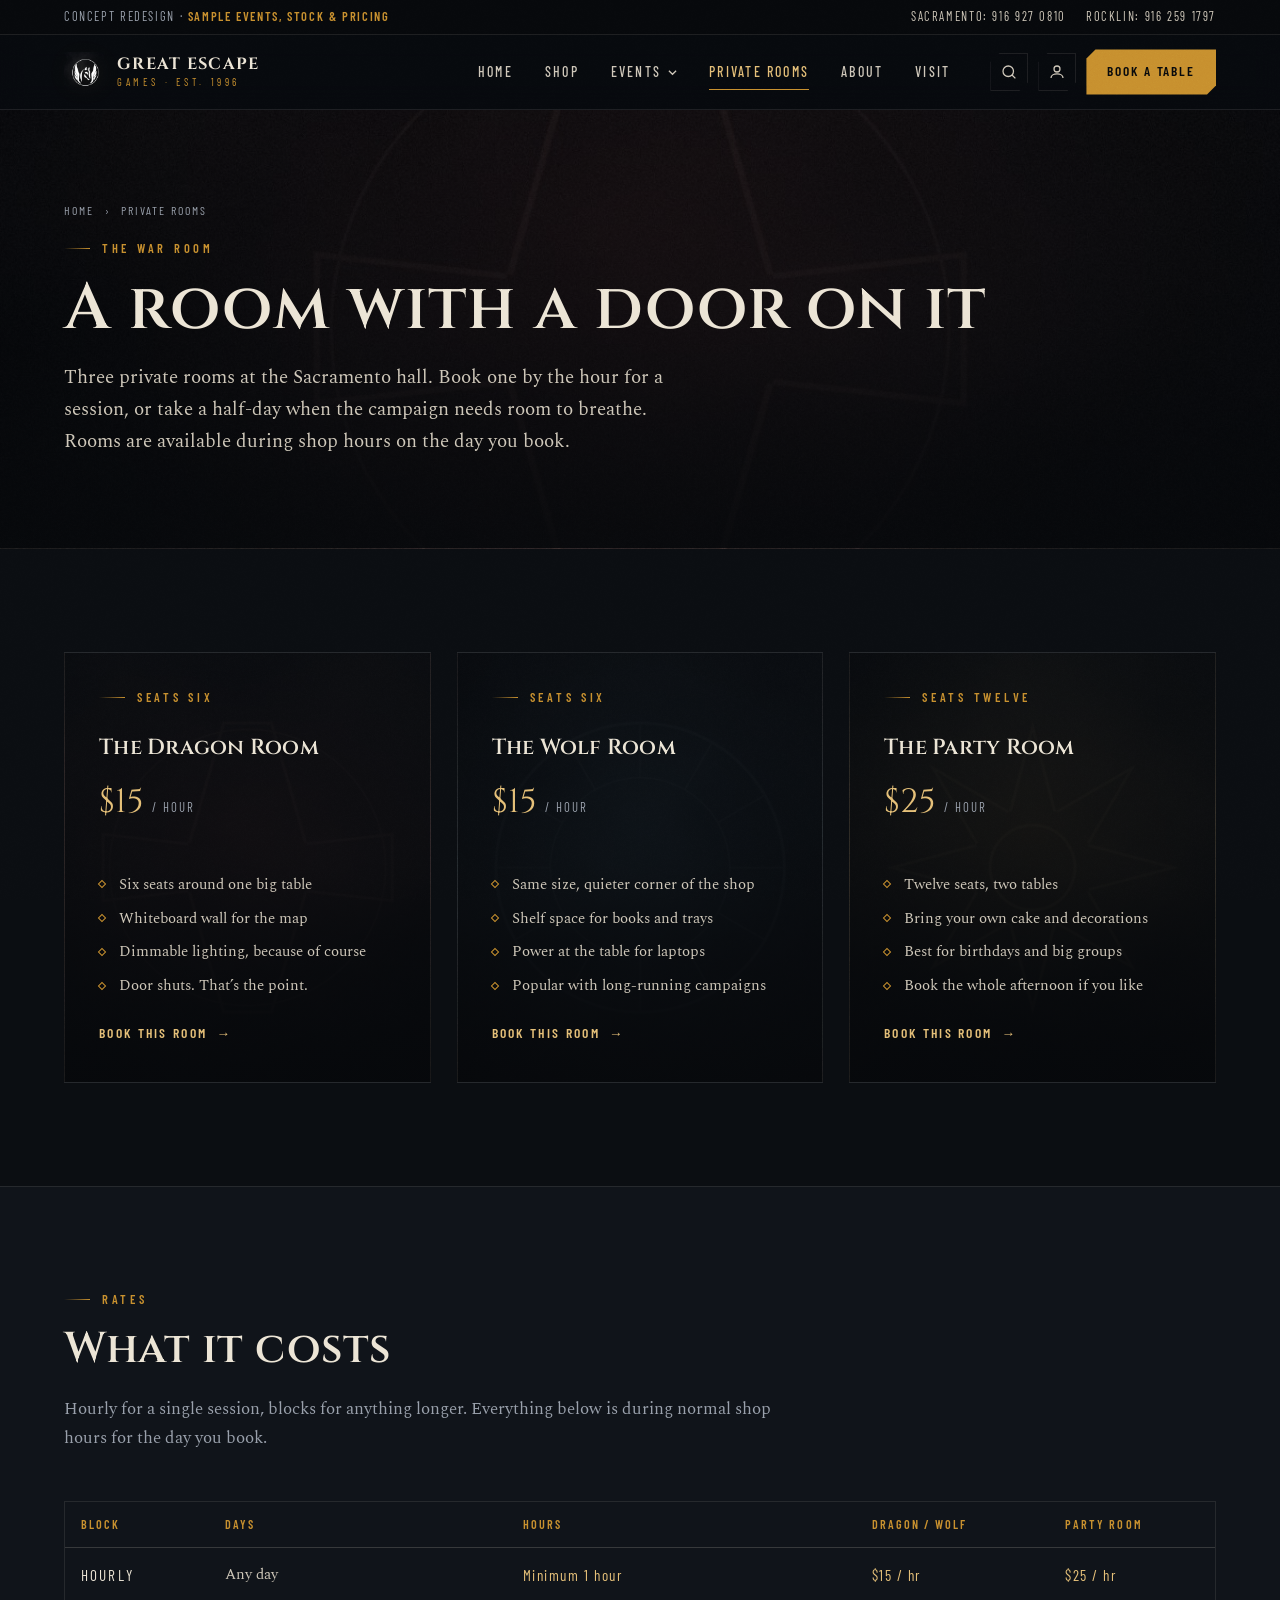
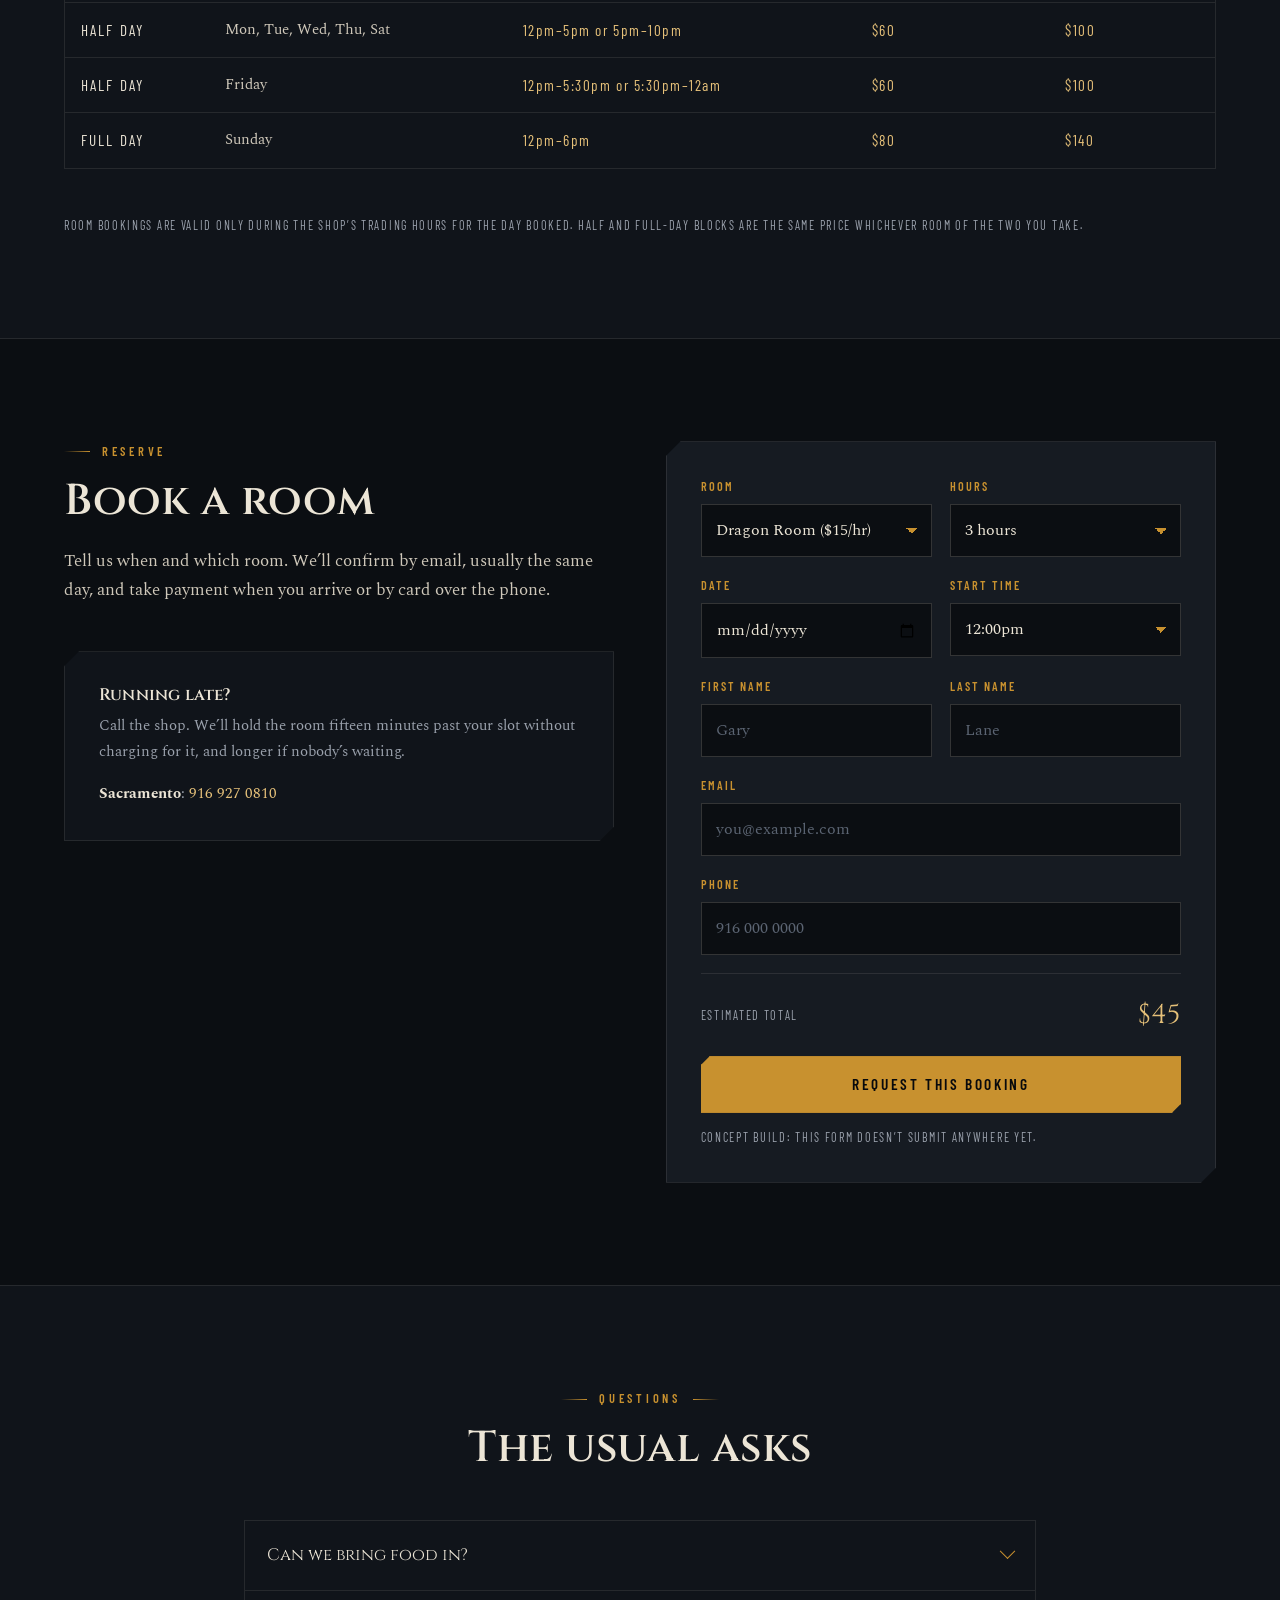
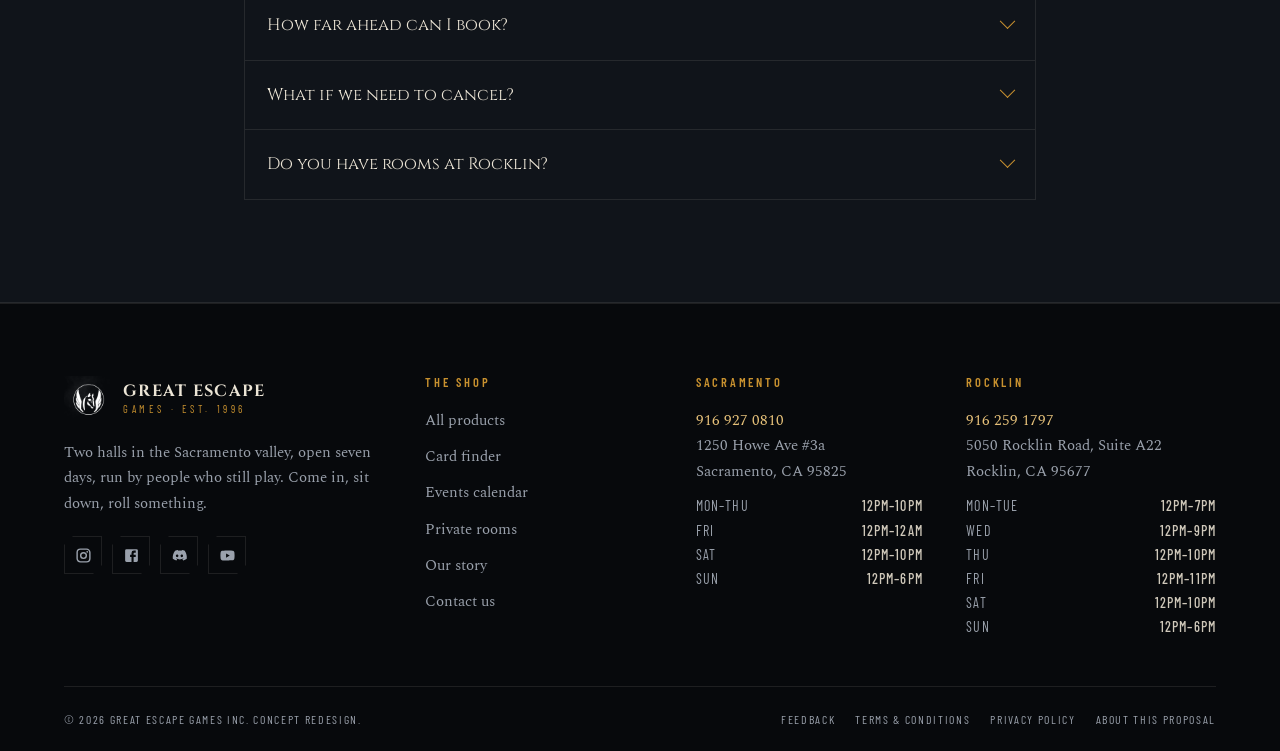
<file: rooms.html>
<!DOCTYPE html>
<html lang="en">
<head>
<meta charset="utf-8">
<meta name="viewport" content="width=device-width, initial-scale=1">
<title>Private Rooms | Great Escape Games</title>
<meta name="description" content="Book a private gaming room at our Sacramento store. Dragon and Wolf Rooms from $15/hour, Party Room $25/hour, hourly or half-day blocks.">
<link rel="icon" href="assets/img/favicon.png">
<link rel="preconnect" href="https://fonts.googleapis.com">
<link rel="preconnect" href="https://fonts.gstatic.com" crossorigin>
<link href="https://fonts.googleapis.com/css2?family=Cinzel:wght@500;600;700&family=Barlow+Condensed:wght@400;500;600&family=Spectral:ital,wght@0,300;0,400;0,500;1,400&display=swap" rel="stylesheet">
<link rel="stylesheet" href="assets/css/geg.css">
</head>
<body data-page="rooms">

<svg width="0" height="0" style="position:absolute" aria-hidden="true" focusable="false">
  <symbol id="i-search" viewBox="0 0 24 24"><path fill="none" stroke="currentColor" stroke-width="1.7" d="M11 4a7 7 0 1 1 0 14 7 7 0 0 1 0-14zm5 12 4.5 4.5"/></symbol>
  <symbol id="i-user" viewBox="0 0 24 24"><path fill="none" stroke="currentColor" stroke-width="1.7" d="M12 12a4 4 0 1 0 0-8 4 4 0 0 0 0 8zm-8 8c0-3.3 3.6-5.5 8-5.5s8 2.2 8 5.5"/></symbol>
  <symbol id="i-menu" viewBox="0 0 24 24"><path fill="none" stroke="currentColor" stroke-width="1.7" d="M3 6h18M3 12h18M3 18h18"/></symbol>
  <symbol id="i-close" viewBox="0 0 24 24"><path fill="none" stroke="currentColor" stroke-width="1.7" d="m5 5 14 14M19 5 5 19"/></symbol>
  <symbol id="i-ig" viewBox="0 0 24 24"><path fill="currentColor" d="M7.8 2h8.4C19.4 2 22 4.6 22 7.8v8.4a5.8 5.8 0 0 1-5.8 5.8H7.8C4.6 22 2 19.4 2 16.2V7.8A5.8 5.8 0 0 1 7.8 2m-.2 2A3.6 3.6 0 0 0 4 7.6v8.8C4 18.39 5.61 20 7.6 20h8.8a3.6 3.6 0 0 0 3.6-3.6V7.6C20 5.61 18.39 4 16.4 4H7.6m9.65 1.5a1.25 1.25 0 1 1 0 2.5 1.25 1.25 0 0 1 0-2.5M12 7a5 5 0 1 1 0 10 5 5 0 0 1 0-10m0 2a3 3 0 1 0 0 6 3 3 0 0 0 0-6z"/></symbol>
  <symbol id="i-fb" viewBox="0 0 24 24"><path fill="currentColor" d="M5 3h14a2 2 0 0 1 2 2v14a2 2 0 0 1-2 2H5a2 2 0 0 1-2-2V5a2 2 0 0 1 2-2m13 2h-2.5A3.5 3.5 0 0 0 12 8.5V11h-2v3h2v7h3v-7h3v-3h-3V9a1 1 0 0 1 1-1h2V5z"/></symbol>
  <symbol id="i-yt" viewBox="0 0 24 24"><path fill="currentColor" d="M10 15l5.19-3L10 9v6m11.56-7.83c.13.47.22 1.1.28 1.9.07.8.1 1.49.1 2.09L22 12c0 2.19-.16 3.8-.44 4.83-.25.9-.83 1.48-1.73 1.73-.47.13-1.33.22-2.65.28-1.3.07-2.49.1-3.59.1L12 19c-4.19 0-6.8-.16-7.83-.44-.9-.25-1.48-.83-1.73-1.73-.13-.47-.22-1.1-.28-1.9-.07-.8-.1-1.49-.1-2.09L2 12c0-2.19.16-3.8.44-4.83.25-.9.83-1.48 1.73-1.73.47-.13 1.33-.22 2.65-.28 1.3-.07 2.49-.1 3.59-.1L12 5c4.19 0 6.8.16 7.83.44.9.25 1.48.83 1.73 1.73z"/></symbol>
  <symbol id="i-dc" viewBox="0 0 24 24"><path fill="currentColor" d="M19.54 5.34A16.4 16.4 0 0 0 15.5 4.1a.06.06 0 0 0-.07.03c-.17.31-.37.71-.5 1.03a15.2 15.2 0 0 0-4.55 0c-.14-.33-.34-.72-.52-1.03a.06.06 0 0 0-.06-.03 16.4 16.4 0 0 0-4.05 1.24.06.06 0 0 0-.02.02C2.9 9.2 2.2 12.95 2.55 16.65a.07.07 0 0 0 .02.05 16.5 16.5 0 0 0 4.97 2.5.06.06 0 0 0 .07-.02c.38-.52.72-1.07 1.02-1.65a.06.06 0 0 0-.04-.09c-.53-.2-1.05-.45-1.55-.74a.06.06 0 0 1 0-.1l.3-.24a.06.06 0 0 1 .07 0 11.8 11.8 0 0 0 10 0 .06.06 0 0 1 .07 0l.3.24a.06.06 0 0 1 0 .1c-.5.3-1.01.54-1.55.74a.06.06 0 0 0-.03.09c.3.58.64 1.13 1.01 1.65a.06.06 0 0 0 .07.02 16.4 16.4 0 0 0 4.98-2.5.06.06 0 0 0 .02-.05c.42-4.29-.69-8.01-2.94-11.3a.05.05 0 0 0-.03-.02M8.68 14.44c-.98 0-1.79-.9-1.79-2s.79-2.01 1.79-2.01c1 0 1.8.91 1.79 2 0 1.11-.79 2.01-1.79 2.01m6.61 0c-.98 0-1.79-.9-1.79-2s.79-2.01 1.79-2.01c1 0 1.8.91 1.79 2 0 1.11-.78 2.01-1.79 2.01"/></symbol>
  <symbol id="i-pin" viewBox="0 0 24 24"><path fill="none" stroke="currentColor" stroke-width="1.7" d="M12 21s7-6.1 7-11a7 7 0 1 0-14 0c0 4.9 7 11 7 11z"/><circle cx="12" cy="10" r="2.6" fill="none" stroke="currentColor" stroke-width="1.7"/></symbol>
</svg>

<div class="ribbon">
  <div class="wrap">
    <span>Concept redesign &middot; <b>sample events, stock &amp; pricing</b></span>
    <div class="ribbon-phones">
      <a href="tel:19169270810">Sacramento: 916 927 0810</a>
      <a href="tel:19162591797">Rocklin: 916 259 1797</a>
    </div>
  </div>
</div>

<header class="site-head">
  <div class="wrap nav">
    <a class="brand" href="index.html">
      <img src="assets/img/emblem.png" alt="Great Escape Games">
      <span class="brand-txt"><b>Great Escape</b><span>Games &middot; Est. 1996</span></span>
    </a>

    <nav class="nav-links" aria-label="Main">
      <a data-nav="home" href="index.html">Home</a>
      <a data-nav="products" href="products.html">Shop</a>
      <div class="nav-drop">
        <button type="button" aria-haspopup="true">Events
          <svg width="9" height="9" viewBox="0 0 10 10" aria-hidden="true"><path d="M1 3l4 4 4-4" fill="none" stroke="currentColor" stroke-width="1.4"/></svg>
        </button>
        <div class="nav-drop-menu">
          <a href="events.html">All Events<small>Both halls, one calendar</small></a>
          <a href="events.html#sacramento">Sacramento<small>Howe Ave</small></a>
          <a href="events.html#rocklin">Rocklin<small>Rocklin Rd</small></a>
        </div>
      </div>
      <a data-nav="rooms" href="rooms.html">Private Rooms</a>
      <a data-nav="about" href="about.html">About</a>
      <a data-nav="visit" href="visit.html">Visit</a>
    </nav>

    <div class="nav-tools">
      <button class="icon-btn" data-search-open aria-expanded="false" aria-label="Search the shop">
        <svg><use href="#i-search"/></svg>
      </button>
      <a class="icon-btn" href="visit.html#account" aria-label="Your account">
        <svg><use href="#i-user"/></svg>
      </a>
      <a class="btn btn--sm nav-cta" href="rooms.html#book">Book a table</a>
      <button class="icon-btn burger" data-drawer-open aria-expanded="false" aria-label="Open menu">
        <svg><use href="#i-menu"/></svg>
      </button>
    </div>
  </div>
</header>

<div class="searchbar" data-search>
  <div class="wrap">
    <form onsubmit="return false">
      <input type="search" placeholder="Search singles, kits, paints, sleeves&hellip;" aria-label="Search">
      <button class="icon-btn" type="button" data-search-close aria-label="Close search"><svg><use href="#i-close"/></svg></button>
    </form>
    <p class="hint">Try &ldquo;Space Wolves&rdquo;, &ldquo;Commander deck&rdquo;, &ldquo;Contrast paint&rdquo;. Or browse the <a href="products.html">full shop</a></p>
  </div>
</div>

<div class="drawer" data-drawer>
  <div class="drawer-top">
    <span class="brand">
      <img src="assets/img/emblem.png" alt="" width="34">
      <span class="brand-txt"><b>Great Escape</b><span>Games</span></span>
    </span>
    <button class="icon-btn" data-drawer-close aria-label="Close menu"><svg><use href="#i-close"/></svg></button>
  </div>
  <div class="drawer-body">
    <a class="dlink" href="index.html"><em>01</em> Home</a>
    <a class="dlink" href="products.html"><em>02</em> Shop</a>
    <a class="dlink" href="events.html"><em>03</em> Events</a>
    <a class="dlink" href="rooms.html"><em>04</em> Private Rooms</a>
    <a class="dlink" href="about.html"><em>05</em> About</a>
    <a class="dlink" href="visit.html"><em>06</em> Visit &amp; Contact</a>
    <a class="btn btn--block mt-l" href="rooms.html#book">Book a table</a>
  </div>
  <div class="drawer-foot">
    <h4>Call the shop</h4>
    <p class="muted small">Sacramento: <a href="tel:19169270810">916 927 0810</a><br>
       Rocklin: <a href="tel:19162591797">916 259 1797</a></p>
  </div>
</div>

<main>
  <section class="phead" style="background-image:url('assets/img/room-dragon.jpg')">
    <div class="wrap">
      <p class="crumbs"><a href="index.html">Home</a> &rsaquo; <span>Private Rooms</span></p>
      <p class="eyebrow">The War Room</p>
      <h1>A room with a door on it</h1>
      <p class="lede">Three private rooms at the Sacramento hall. Book one by the hour for a session, or take a half-day when the campaign needs room to breathe. Rooms are available during shop hours on the day you book.</p>
    </div>
  </section>

  <section class="section">
    <div class="wrap">
      <div class="grid grid--3">
        <div class="room rev" style="background-image:url('assets/img/room-dragon.jpg')">
          <p class="eyebrow">Seats six</p>
          <h3>The Dragon Room</h3>
          <p class="rate">$15 <span>/ hour</span></p>
          <ul><li>Six seats around one big table</li><li>Whiteboard wall for the map</li><li>Dimmable lighting, because of course</li><li>Door shuts. That&rsquo;s the point.</li></ul>
          <div class="room-foot"><a class="tlink" href="#book">Book this room <span>&rarr;</span></a></div>
        </div>
        <div class="room rev" style="background-image:url('assets/img/room-wolf.jpg')">
          <p class="eyebrow">Seats six</p>
          <h3>The Wolf Room</h3>
          <p class="rate">$15 <span>/ hour</span></p>
          <ul><li>Same size, quieter corner of the shop</li><li>Shelf space for books and trays</li><li>Power at the table for laptops</li><li>Popular with long-running campaigns</li></ul>
          <div class="room-foot"><a class="tlink" href="#book">Book this room <span>&rarr;</span></a></div>
        </div>
        <div class="room rev" style="background-image:url('assets/img/room-party.jpg')">
          <p class="eyebrow">Seats twelve</p>
          <h3>The Party Room</h3>
          <p class="rate">$25 <span>/ hour</span></p>
          <ul><li>Twelve seats, two tables</li><li>Bring your own cake and decorations</li><li>Best for birthdays and big groups</li><li>Book the whole afternoon if you like</li></ul>
          <div class="room-foot"><a class="tlink" href="#book">Book this room <span>&rarr;</span></a></div>
        </div>
      </div>
    </div>
  </section>

  <section class="section section--plate">
    <div class="wrap">
      <div class="sec-head">
        <p class="eyebrow">Rates</p>
        <h2>What it costs</h2>
        <p>Hourly for a single session, blocks for anything longer. Everything below is during normal shop hours for the day you book.</p>
      </div>
      <div class="tbl-scroll">
        <table class="tbl">
          <thead><tr><th>Block</th><th>Days</th><th>Hours</th><th>Dragon / Wolf</th><th>Party Room</th></tr></thead>
          <tbody>
            <tr><td class="t-day">Hourly</td><td>Any day</td><td class="t-time">Minimum 1 hour</td><td class="t-time">$15 / hr</td><td class="t-time">$25 / hr</td></tr>
            <tr><td class="t-day">Half day</td><td>Mon, Tue, Wed, Thu, Sat</td><td class="t-time">12pm&ndash;5pm or 5pm&ndash;10pm</td><td class="t-time">$60</td><td class="t-time">$100</td></tr>
            <tr><td class="t-day">Half day</td><td>Friday</td><td class="t-time">12pm&ndash;5:30pm or 5:30pm&ndash;12am</td><td class="t-time">$60</td><td class="t-time">$100</td></tr>
            <tr><td class="t-day">Full day</td><td>Sunday</td><td class="t-time">12pm&ndash;6pm</td><td class="t-time">$80</td><td class="t-time">$140</td></tr>
          </tbody>
        </table>
      </div>
      <p class="form-note mt-l">Room bookings are valid only during the shop&rsquo;s trading hours for the day booked. Half and full-day blocks are the same price whichever room of the two you take.</p>
    </div>
  </section>

  <section class="section" id="book">
    <div class="wrap">
      <div class="grid grid--2" style="gap:clamp(28px,4vw,56px);align-items:start">
        <div>
          <p class="eyebrow">Reserve</p>
          <h2>Book a room</h2>
          <p>Tell us when and which room. We&rsquo;ll confirm by email, usually the same day, and take payment when you arrive or by card over the phone.</p>
          <div class="panel panel--dark mt-l">
            <h3 style="font-size:1.05rem">Running late?</h3>
            <p class="muted small">Call the shop. We&rsquo;ll hold the room fifteen minutes past your slot without charging for it, and longer if nobody&rsquo;s waiting.</p>
            <p class="muted small" style="margin-top:14px"><b style="color:var(--bone)">Sacramento</b>: <a href="tel:19169270810">916 927 0810</a></p>
          </div>
        </div>

        <div class="panel" data-booker>
          <form class="form-grid" data-mock>
            <div class="field">
              <label for="b-room">Room</label>
              <select id="b-room" name="room">
                <option value="Dragon">Dragon Room ($15/hr)</option>
                <option value="Wolf">Wolf Room ($15/hr)</option>
                <option value="Party">Party Room ($25/hr)</option>
              </select>
            </div>
            <div class="field">
              <label for="b-hours">Hours</label>
              <select id="b-hours" name="hours">
                <option value="1">1 hour</option>
                <option value="2">2 hours</option>
                <option value="3" selected>3 hours</option>
                <option value="4">4 hours</option>
                <option value="5">5 hours</option>
                <option value="6">6 hours</option>
              </select>
            </div>
            <div class="field">
              <label for="b-date">Date</label>
              <input id="b-date" type="date" required>
            </div>
            <div class="field">
              <label for="b-slot">Start time</label>
              <select id="b-slot">
                <option>12:00pm</option><option>1:00pm</option><option>2:00pm</option>
                <option>3:00pm</option><option>4:00pm</option><option>5:00pm</option>
                <option>6:00pm</option><option>7:00pm</option><option>8:00pm</option>
              </select>
            </div>
            <div class="field"><label for="b-first">First name</label><input id="b-first" required placeholder="Gary"></div>
            <div class="field"><label for="b-last">Last name</label><input id="b-last" required placeholder="Lane"></div>
            <div class="field span-2"><label for="b-email">Email</label><input id="b-email" type="email" required placeholder="you@example.com"></div>
            <div class="field span-2"><label for="b-phone">Phone</label><input id="b-phone" type="tel" placeholder="916 000 0000"></div>

            <div class="span-2" style="display:flex;justify-content:space-between;align-items:center;border-top:1px solid var(--line);padding-top:18px;gap:16px;flex-wrap:wrap">
              <span class="form-note">Estimated total</span>
              <span class="price" style="font-size:1.7rem" data-total>$45</span>
            </div>
            <div class="span-2"><button class="btn btn--block" type="submit">Request this booking</button></div>
          </form>
          <p class="form-said">Booking requested. We&rsquo;ll confirm by email, usually the same day. Nothing has been charged.</p>
          <p class="form-note" style="margin-top:14px">Concept build: this form doesn&rsquo;t submit anywhere yet.</p>
        </div>
      </div>
    </div>
  </section>

  <section class="section section--plate">
    <div class="wrap wrap--narrow">
      <div class="sec-head sec-head--center">
        <p class="eyebrow eyebrow--center">Questions</p>
        <h2>The usual asks</h2>
      </div>
      <div class="acc">
        <div class="acc-item">
          <button class="acc-q" type="button" aria-expanded="false">Can we bring food in? <i aria-hidden="true"></i></button>
          <div class="acc-a"><div><p>In the Party Room, absolutely: cake, pizza, whatever the occasion calls for. In the Dragon and Wolf Rooms keep it to snacks and drinks with lids, and clear the table before you go.</p></div></div>
        </div>
        <div class="acc-item">
          <button class="acc-q" type="button" aria-expanded="false">How far ahead can I book? <i aria-hidden="true"></i></button>
          <div class="acc-a"><div><p>Up to three months out. Recurring campaign slots can be set up at the counter. A lot of groups hold the same Thursday every fortnight.</p></div></div>
        </div>
        <div class="acc-item">
          <button class="acc-q" type="button" aria-expanded="false">What if we need to cancel? <i aria-hidden="true"></i></button>
          <div class="acc-a"><div><p>Give us twenty-four hours and there&rsquo;s nothing to pay. Less than that and we&rsquo;ll ask for the first hour, because the room sat empty.</p></div></div>
        </div>
        <div class="acc-item">
          <button class="acc-q" type="button" aria-expanded="false">Do you have rooms at Rocklin? <i aria-hidden="true"></i></button>
          <div class="acc-a"><div><p>Not yet. Rocklin runs open tables only. If you need a private space, Sacramento is the one, twenty-five minutes down the 80.</p></div></div>
        </div>
      </div>
    </div>
  </section>

</main>

<footer class="site-foot">
  <div class="wrap">
    <div class="foot-grid">
      <div class="foot-col">
        <div class="foot-brand">
          <img src="assets/img/emblem.png" alt="">
          <span class="brand-txt"><b>Great Escape</b><span>Games &middot; Est. 1996</span></span>
        </div>
        <p class="muted small">Two halls in the Sacramento valley, open seven days, run by people who still play. Come in, sit down, roll something.</p>
        <div class="socials">
          <a href="https://www.instagram.com/explore/locations/252481501/great-escape-games-and-comics/?hl=en" target="_blank" rel="noopener" aria-label="Instagram"><svg><use href="#i-ig"/></svg></a>
          <a href="https://www.facebook.com/GEGsacramento" target="_blank" rel="noopener" aria-label="Facebook"><svg><use href="#i-fb"/></svg></a>
          <a href="https://discord.com/invite/QqpvvqK" target="_blank" rel="noopener" aria-label="Discord"><svg><use href="#i-dc"/></svg></a>
          <a href="https://www.youtube.com/channel/UCLXZYz1W28wHGWhjYSmiPtQ/videos" target="_blank" rel="noopener" aria-label="YouTube"><svg><use href="#i-yt"/></svg></a>
        </div>
      </div>

      <div class="foot-col">
        <h4>The Shop</h4>
        <ul>
          <li><a href="products.html">All products</a></li>
          <li><a href="https://greatescapegamesllc.tcgplayerpro.com/" target="_blank" rel="noopener">Card finder</a></li>
          <li><a href="events.html">Events calendar</a></li>
          <li><a href="rooms.html">Private rooms</a></li>
          <li><a href="about.html">Our story</a></li>
          <li><a href="visit.html">Contact us</a></li>
        </ul>
      </div>

      <div class="foot-col">
        <h4>Sacramento</h4>
        <p class="small"><a href="tel:19169270810">916 927 0810</a><br>1250 Howe Ave #3a<br>Sacramento, CA 95825</p>
        <div class="foot-hours"><span>Mon&ndash;Thu</span><b>12pm&ndash;10pm</b></div>
        <div class="foot-hours"><span>Fri</span><b>12pm&ndash;12am</b></div>
        <div class="foot-hours"><span>Sat</span><b>12pm&ndash;10pm</b></div>
        <div class="foot-hours"><span>Sun</span><b>12pm&ndash;6pm</b></div>
      </div>

      <div class="foot-col">
        <h4>Rocklin</h4>
        <p class="small"><a href="tel:19162591797">916 259 1797</a><br>5050 Rocklin Road, Suite A22<br>Rocklin, CA 95677</p>
        <div class="foot-hours"><span>Mon&ndash;Tue</span><b>12pm&ndash;7pm</b></div>
        <div class="foot-hours"><span>Wed</span><b>12pm&ndash;9pm</b></div>
        <div class="foot-hours"><span>Thu</span><b>12pm&ndash;10pm</b></div>
        <div class="foot-hours"><span>Fri</span><b>12pm&ndash;11pm</b></div>
        <div class="foot-hours"><span>Sat</span><b>12pm&ndash;10pm</b></div>
        <div class="foot-hours"><span>Sun</span><b>12pm&ndash;6pm</b></div>
      </div>
    </div>

    <div class="foot-bar">
      <span>&copy; <span data-year></span> Great Escape Games Inc. Concept redesign.</span>
      <nav>
        <a href="visit.html#contact">Feedback</a>
        <a href="legal.html#terms">Terms &amp; Conditions</a>
        <a href="legal.html#privacy">Privacy Policy</a>
        <a href="proposal.html">About this proposal</a>
      </nav>
    </div>
  </div>
</footer>

<script src="assets/js/geg.js"></script>
</body>
</html>
</file>
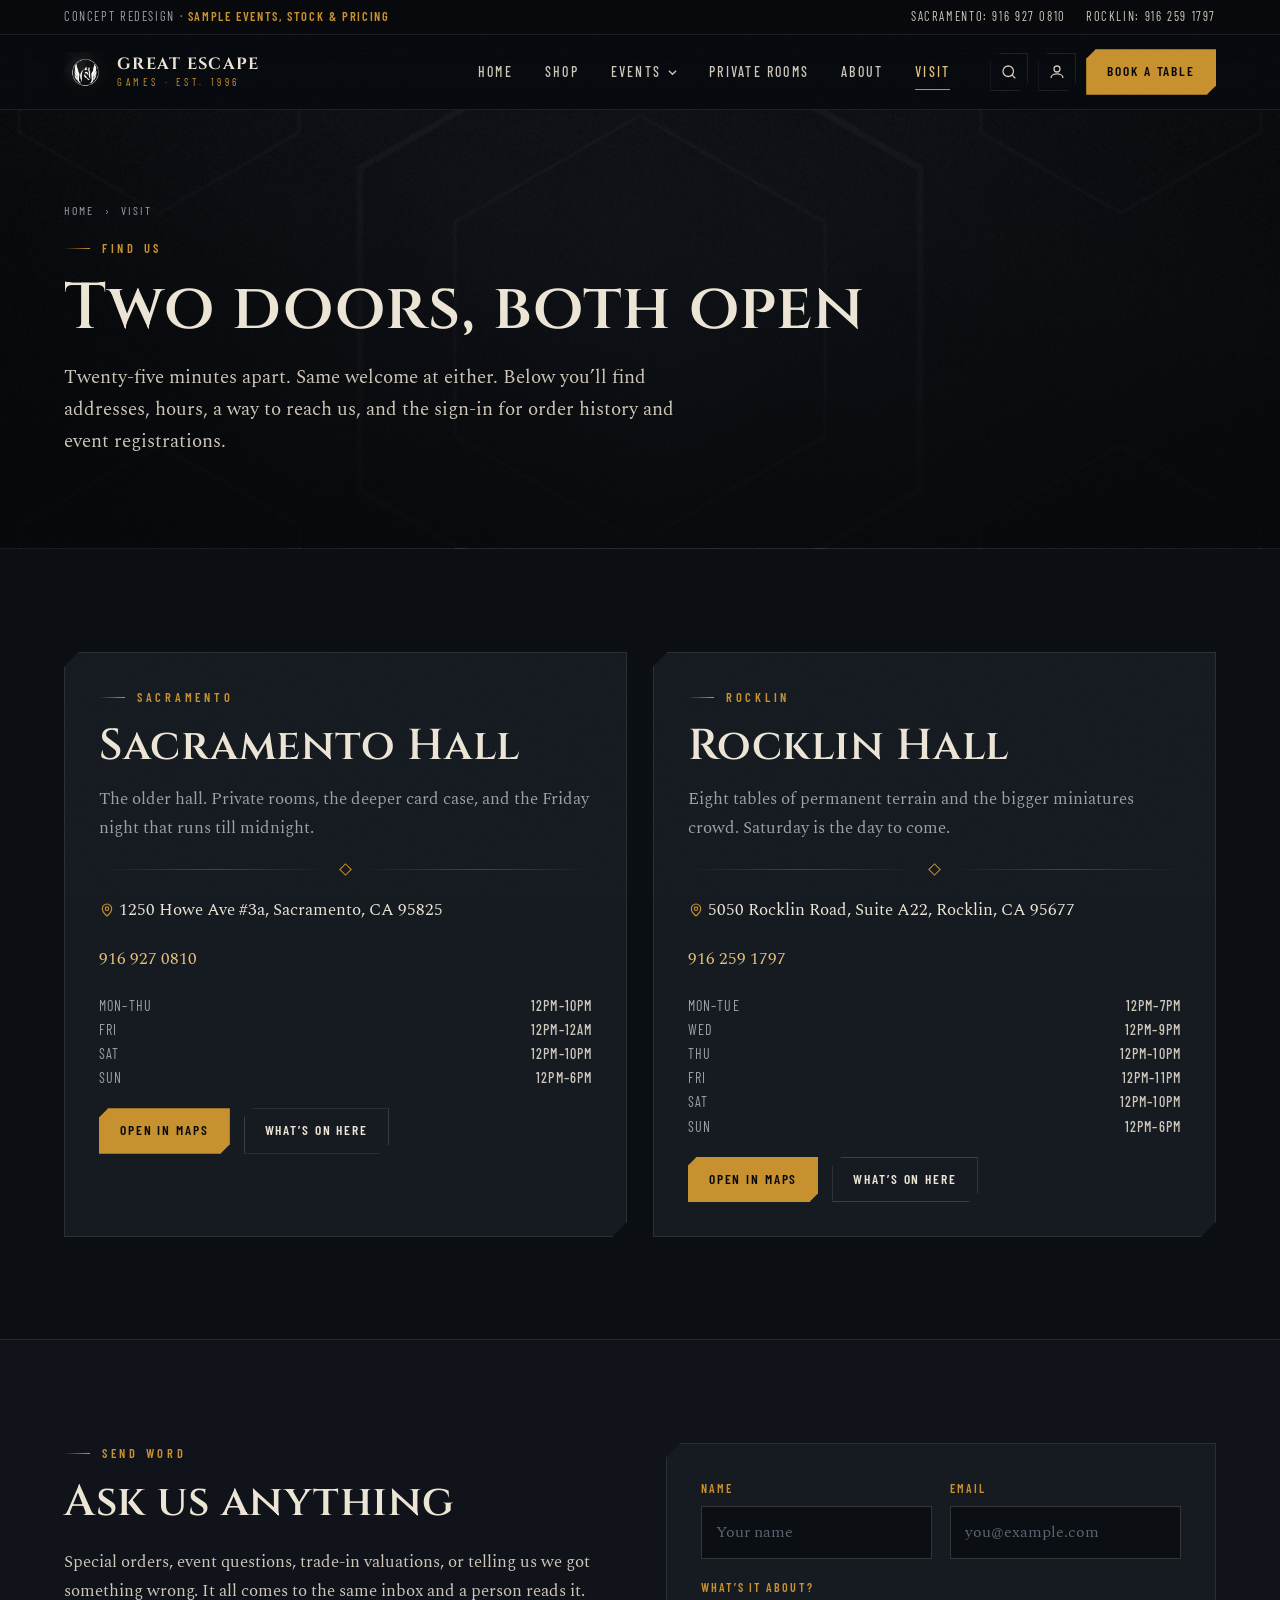
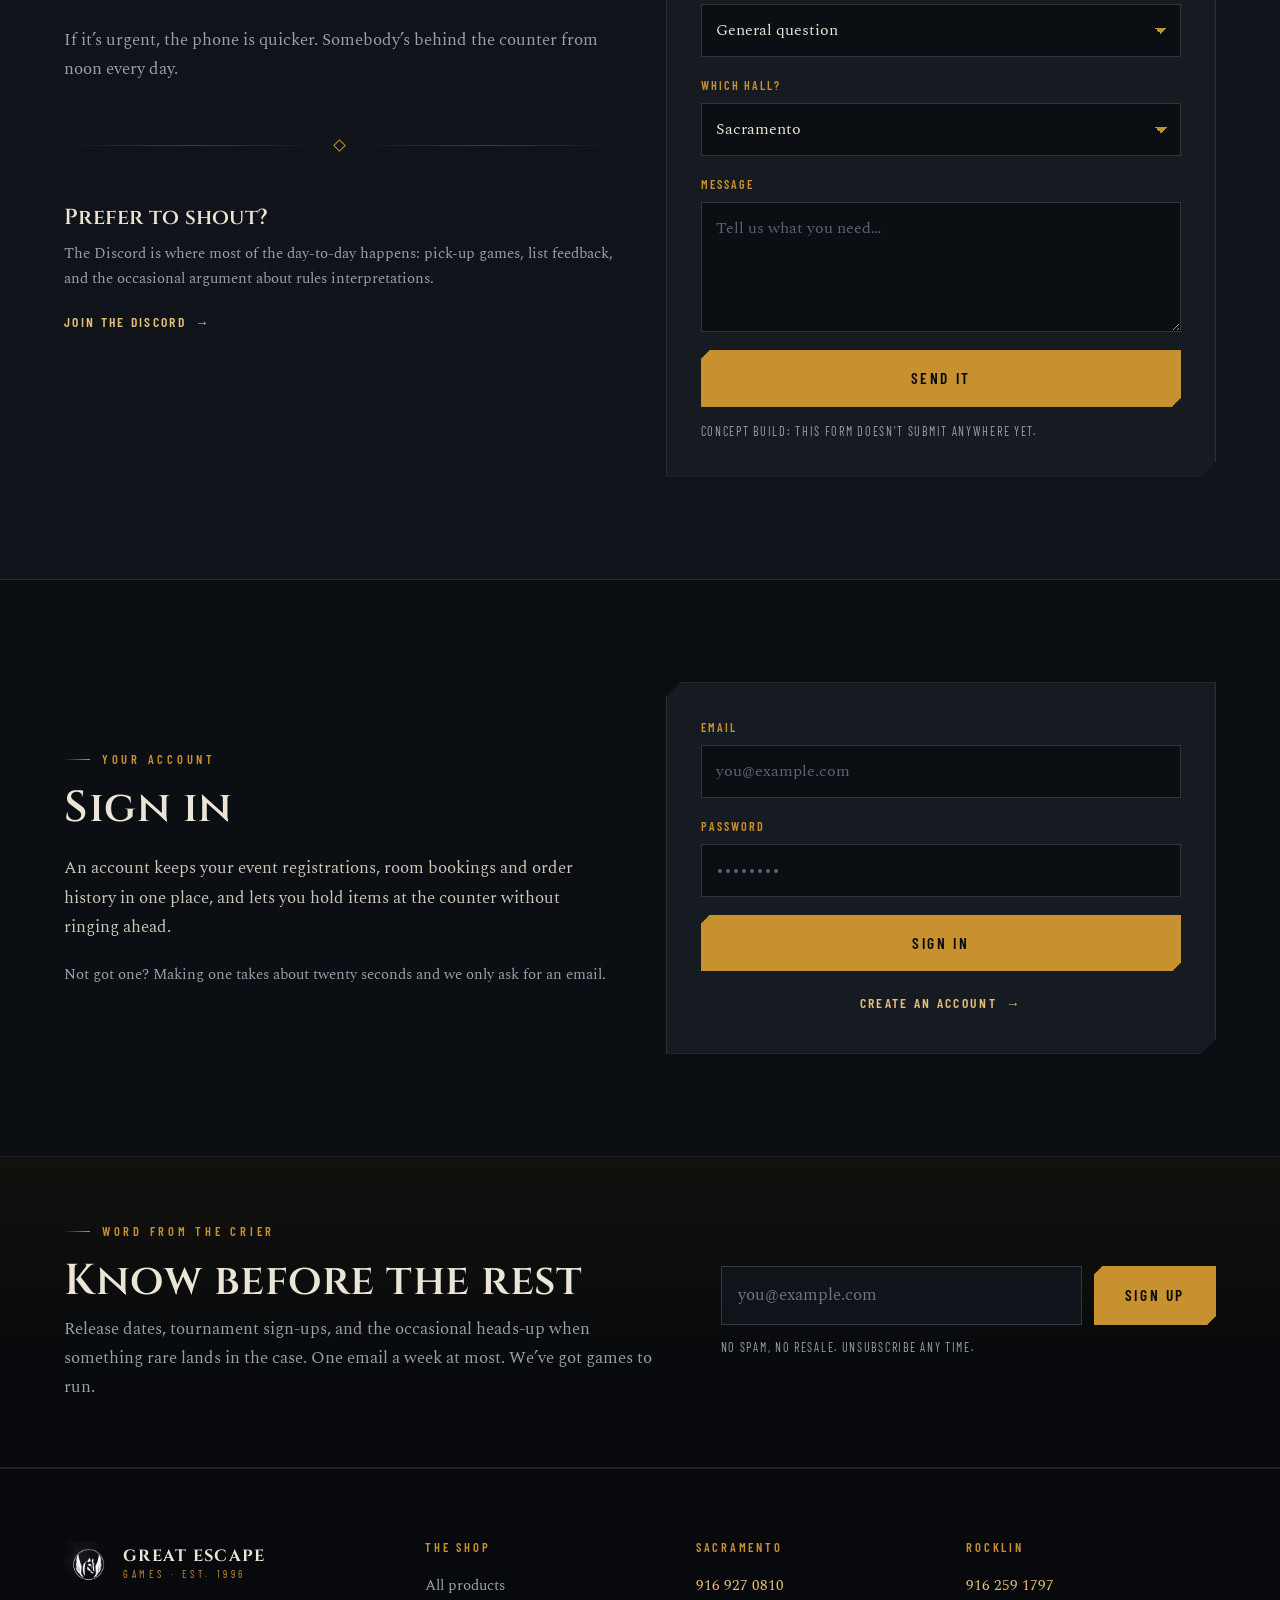
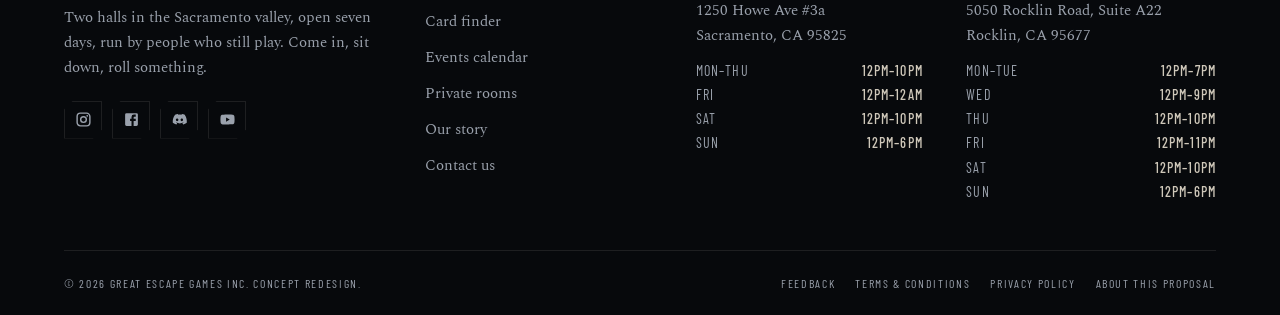
<file: visit.html>
<!DOCTYPE html>
<html lang="en">
<head>
<meta charset="utf-8">
<meta name="viewport" content="width=device-width, initial-scale=1">
<title>Visit &amp; Contact | Great Escape Games</title>
<meta name="description" content="Addresses, opening hours, phone numbers and directions for Great Escape Games in Sacramento and Rocklin, plus a contact form.">
<link rel="icon" href="assets/img/favicon.png">
<link rel="preconnect" href="https://fonts.googleapis.com">
<link rel="preconnect" href="https://fonts.gstatic.com" crossorigin>
<link href="https://fonts.googleapis.com/css2?family=Cinzel:wght@500;600;700&family=Barlow+Condensed:wght@400;500;600&family=Spectral:ital,wght@0,300;0,400;0,500;1,400&display=swap" rel="stylesheet">
<link rel="stylesheet" href="assets/css/geg.css">
</head>
<body data-page="visit">

<svg width="0" height="0" style="position:absolute" aria-hidden="true" focusable="false">
  <symbol id="i-search" viewBox="0 0 24 24"><path fill="none" stroke="currentColor" stroke-width="1.7" d="M11 4a7 7 0 1 1 0 14 7 7 0 0 1 0-14zm5 12 4.5 4.5"/></symbol>
  <symbol id="i-user" viewBox="0 0 24 24"><path fill="none" stroke="currentColor" stroke-width="1.7" d="M12 12a4 4 0 1 0 0-8 4 4 0 0 0 0 8zm-8 8c0-3.3 3.6-5.5 8-5.5s8 2.2 8 5.5"/></symbol>
  <symbol id="i-menu" viewBox="0 0 24 24"><path fill="none" stroke="currentColor" stroke-width="1.7" d="M3 6h18M3 12h18M3 18h18"/></symbol>
  <symbol id="i-close" viewBox="0 0 24 24"><path fill="none" stroke="currentColor" stroke-width="1.7" d="m5 5 14 14M19 5 5 19"/></symbol>
  <symbol id="i-ig" viewBox="0 0 24 24"><path fill="currentColor" d="M7.8 2h8.4C19.4 2 22 4.6 22 7.8v8.4a5.8 5.8 0 0 1-5.8 5.8H7.8C4.6 22 2 19.4 2 16.2V7.8A5.8 5.8 0 0 1 7.8 2m-.2 2A3.6 3.6 0 0 0 4 7.6v8.8C4 18.39 5.61 20 7.6 20h8.8a3.6 3.6 0 0 0 3.6-3.6V7.6C20 5.61 18.39 4 16.4 4H7.6m9.65 1.5a1.25 1.25 0 1 1 0 2.5 1.25 1.25 0 0 1 0-2.5M12 7a5 5 0 1 1 0 10 5 5 0 0 1 0-10m0 2a3 3 0 1 0 0 6 3 3 0 0 0 0-6z"/></symbol>
  <symbol id="i-fb" viewBox="0 0 24 24"><path fill="currentColor" d="M5 3h14a2 2 0 0 1 2 2v14a2 2 0 0 1-2 2H5a2 2 0 0 1-2-2V5a2 2 0 0 1 2-2m13 2h-2.5A3.5 3.5 0 0 0 12 8.5V11h-2v3h2v7h3v-7h3v-3h-3V9a1 1 0 0 1 1-1h2V5z"/></symbol>
  <symbol id="i-yt" viewBox="0 0 24 24"><path fill="currentColor" d="M10 15l5.19-3L10 9v6m11.56-7.83c.13.47.22 1.1.28 1.9.07.8.1 1.49.1 2.09L22 12c0 2.19-.16 3.8-.44 4.83-.25.9-.83 1.48-1.73 1.73-.47.13-1.33.22-2.65.28-1.3.07-2.49.1-3.59.1L12 19c-4.19 0-6.8-.16-7.83-.44-.9-.25-1.48-.83-1.73-1.73-.13-.47-.22-1.1-.28-1.9-.07-.8-.1-1.49-.1-2.09L2 12c0-2.19.16-3.8.44-4.83.25-.9.83-1.48 1.73-1.73.47-.13 1.33-.22 2.65-.28 1.3-.07 2.49-.1 3.59-.1L12 5c4.19 0 6.8.16 7.83.44.9.25 1.48.83 1.73 1.73z"/></symbol>
  <symbol id="i-dc" viewBox="0 0 24 24"><path fill="currentColor" d="M19.54 5.34A16.4 16.4 0 0 0 15.5 4.1a.06.06 0 0 0-.07.03c-.17.31-.37.71-.5 1.03a15.2 15.2 0 0 0-4.55 0c-.14-.33-.34-.72-.52-1.03a.06.06 0 0 0-.06-.03 16.4 16.4 0 0 0-4.05 1.24.06.06 0 0 0-.02.02C2.9 9.2 2.2 12.95 2.55 16.65a.07.07 0 0 0 .02.05 16.5 16.5 0 0 0 4.97 2.5.06.06 0 0 0 .07-.02c.38-.52.72-1.07 1.02-1.65a.06.06 0 0 0-.04-.09c-.53-.2-1.05-.45-1.55-.74a.06.06 0 0 1 0-.1l.3-.24a.06.06 0 0 1 .07 0 11.8 11.8 0 0 0 10 0 .06.06 0 0 1 .07 0l.3.24a.06.06 0 0 1 0 .1c-.5.3-1.01.54-1.55.74a.06.06 0 0 0-.03.09c.3.58.64 1.13 1.01 1.65a.06.06 0 0 0 .07.02 16.4 16.4 0 0 0 4.98-2.5.06.06 0 0 0 .02-.05c.42-4.29-.69-8.01-2.94-11.3a.05.05 0 0 0-.03-.02M8.68 14.44c-.98 0-1.79-.9-1.79-2s.79-2.01 1.79-2.01c1 0 1.8.91 1.79 2 0 1.11-.79 2.01-1.79 2.01m6.61 0c-.98 0-1.79-.9-1.79-2s.79-2.01 1.79-2.01c1 0 1.8.91 1.79 2 0 1.11-.78 2.01-1.79 2.01"/></symbol>
  <symbol id="i-pin" viewBox="0 0 24 24"><path fill="none" stroke="currentColor" stroke-width="1.7" d="M12 21s7-6.1 7-11a7 7 0 1 0-14 0c0 4.9 7 11 7 11z"/><circle cx="12" cy="10" r="2.6" fill="none" stroke="currentColor" stroke-width="1.7"/></symbol>
</svg>

<div class="ribbon">
  <div class="wrap">
    <span>Concept redesign &middot; <b>sample events, stock &amp; pricing</b></span>
    <div class="ribbon-phones">
      <a href="tel:19169270810">Sacramento: 916 927 0810</a>
      <a href="tel:19162591797">Rocklin: 916 259 1797</a>
    </div>
  </div>
</div>

<header class="site-head">
  <div class="wrap nav">
    <a class="brand" href="index.html">
      <img src="assets/img/emblem.png" alt="Great Escape Games">
      <span class="brand-txt"><b>Great Escape</b><span>Games &middot; Est. 1996</span></span>
    </a>

    <nav class="nav-links" aria-label="Main">
      <a data-nav="home" href="index.html">Home</a>
      <a data-nav="products" href="products.html">Shop</a>
      <div class="nav-drop">
        <button type="button" aria-haspopup="true">Events
          <svg width="9" height="9" viewBox="0 0 10 10" aria-hidden="true"><path d="M1 3l4 4 4-4" fill="none" stroke="currentColor" stroke-width="1.4"/></svg>
        </button>
        <div class="nav-drop-menu">
          <a href="events.html">All Events<small>Both halls, one calendar</small></a>
          <a href="events.html#sacramento">Sacramento<small>Howe Ave</small></a>
          <a href="events.html#rocklin">Rocklin<small>Rocklin Rd</small></a>
        </div>
      </div>
      <a data-nav="rooms" href="rooms.html">Private Rooms</a>
      <a data-nav="about" href="about.html">About</a>
      <a data-nav="visit" href="visit.html">Visit</a>
    </nav>

    <div class="nav-tools">
      <button class="icon-btn" data-search-open aria-expanded="false" aria-label="Search the shop">
        <svg><use href="#i-search"/></svg>
      </button>
      <a class="icon-btn" href="visit.html#account" aria-label="Your account">
        <svg><use href="#i-user"/></svg>
      </a>
      <a class="btn btn--sm nav-cta" href="rooms.html#book">Book a table</a>
      <button class="icon-btn burger" data-drawer-open aria-expanded="false" aria-label="Open menu">
        <svg><use href="#i-menu"/></svg>
      </button>
    </div>
  </div>
</header>

<div class="searchbar" data-search>
  <div class="wrap">
    <form onsubmit="return false">
      <input type="search" placeholder="Search singles, kits, paints, sleeves&hellip;" aria-label="Search">
      <button class="icon-btn" type="button" data-search-close aria-label="Close search"><svg><use href="#i-close"/></svg></button>
    </form>
    <p class="hint">Try &ldquo;Space Wolves&rdquo;, &ldquo;Commander deck&rdquo;, &ldquo;Contrast paint&rdquo;. Or browse the <a href="products.html">full shop</a></p>
  </div>
</div>

<div class="drawer" data-drawer>
  <div class="drawer-top">
    <span class="brand">
      <img src="assets/img/emblem.png" alt="" width="34">
      <span class="brand-txt"><b>Great Escape</b><span>Games</span></span>
    </span>
    <button class="icon-btn" data-drawer-close aria-label="Close menu"><svg><use href="#i-close"/></svg></button>
  </div>
  <div class="drawer-body">
    <a class="dlink" href="index.html"><em>01</em> Home</a>
    <a class="dlink" href="products.html"><em>02</em> Shop</a>
    <a class="dlink" href="events.html"><em>03</em> Events</a>
    <a class="dlink" href="rooms.html"><em>04</em> Private Rooms</a>
    <a class="dlink" href="about.html"><em>05</em> About</a>
    <a class="dlink" href="visit.html"><em>06</em> Visit &amp; Contact</a>
    <a class="btn btn--block mt-l" href="rooms.html#book">Book a table</a>
  </div>
  <div class="drawer-foot">
    <h4>Call the shop</h4>
    <p class="muted small">Sacramento: <a href="tel:19169270810">916 927 0810</a><br>
       Rocklin: <a href="tel:19162591797">916 259 1797</a></p>
  </div>
</div>

<main>
  <section class="phead" style="background-image:url('assets/img/plate-neutral.jpg')">
    <div class="wrap">
      <p class="crumbs"><a href="index.html">Home</a> &rsaquo; <span>Visit</span></p>
      <p class="eyebrow">Find Us</p>
      <h1>Two doors, both open</h1>
      <p class="lede">Twenty-five minutes apart. Same welcome at either. Below you&rsquo;ll find addresses, hours, a way to reach us, and the sign-in for order history and event registrations.</p>
    </div>
  </section>

  <section class="section">
    <div class="wrap">
      <div class="grid grid--2">
        <div class="panel" id="sacramento">
          <p class="eyebrow">Sacramento</p>
          <h2 style="margin-bottom:14px">Sacramento Hall</h2>
          <p class="muted">The older hall. Private rooms, the deeper card case, and the Friday night that runs till midnight.</p>
          <div class="ornament" style="margin-block:22px" aria-hidden="true"><i></i></div>
          <p><svg width="16" height="16" style="vertical-align:-3px;color:var(--brass)"><use href="#i-pin"/></svg>
             <span style="color:var(--bone)">1250 Howe Ave #3a, Sacramento, CA 95825</span></p>
          <p><a href="tel:19169270810">916 927 0810</a></p>
          <div style="margin:18px 0"><div class='foot-hours'><span>Mon&ndash;Thu</span><b>12pm&ndash;10pm</b></div>
<div class='foot-hours'><span>Fri</span><b>12pm&ndash;12am</b></div>
<div class='foot-hours'><span>Sat</span><b>12pm&ndash;10pm</b></div>
<div class='foot-hours'><span>Sun</span><b>12pm&ndash;6pm</b></div></div>
          <div class="btn-row">
            <a class="btn btn--sm" href="https://www.google.com/maps/search/?api=1&query=1250+Howe+Ave+%233a+Sacramento+CA+95825" target="_blank" rel="noopener">Open in Maps</a>
            <a class="btn btn--sm btn--ghost" href="events.html#sacramento">What&rsquo;s on here</a>
          </div>
        </div>
        <div class="panel" id="rocklin">
          <p class="eyebrow">Rocklin</p>
          <h2 style="margin-bottom:14px">Rocklin Hall</h2>
          <p class="muted">Eight tables of permanent terrain and the bigger miniatures crowd. Saturday is the day to come.</p>
          <div class="ornament" style="margin-block:22px" aria-hidden="true"><i></i></div>
          <p><svg width="16" height="16" style="vertical-align:-3px;color:var(--brass)"><use href="#i-pin"/></svg>
             <span style="color:var(--bone)">5050 Rocklin Road, Suite A22, Rocklin, CA 95677</span></p>
          <p><a href="tel:19162591797">916 259 1797</a></p>
          <div style="margin:18px 0"><div class='foot-hours'><span>Mon&ndash;Tue</span><b>12pm&ndash;7pm</b></div>
<div class='foot-hours'><span>Wed</span><b>12pm&ndash;9pm</b></div>
<div class='foot-hours'><span>Thu</span><b>12pm&ndash;10pm</b></div>
<div class='foot-hours'><span>Fri</span><b>12pm&ndash;11pm</b></div>
<div class='foot-hours'><span>Sat</span><b>12pm&ndash;10pm</b></div>
<div class='foot-hours'><span>Sun</span><b>12pm&ndash;6pm</b></div></div>
          <div class="btn-row">
            <a class="btn btn--sm" href="https://www.google.com/maps/search/?api=1&query=5050+Rocklin+Road+Suite+A22+Rocklin+CA+95677" target="_blank" rel="noopener">Open in Maps</a>
            <a class="btn btn--sm btn--ghost" href="events.html#rocklin">What&rsquo;s on here</a>
          </div>
        </div>
      </div>
    </div>
  </section>

  <section class="section section--plate" id="contact">
    <div class="wrap">
      <div class="grid grid--2" style="gap:clamp(28px,4vw,56px);align-items:start">
        <div>
          <p class="eyebrow">Send word</p>
          <h2>Ask us anything</h2>
          <p>Special orders, event questions, trade-in valuations, or telling us we got something wrong. It all comes to the same inbox and a person reads it.</p>
          <p class="muted">If it&rsquo;s urgent, the phone is quicker. Somebody&rsquo;s behind the counter from noon every day.</p>
          <div class="ornament" aria-hidden="true"><i></i></div>
          <h3>Prefer to shout?</h3>
          <p class="muted small">The Discord is where most of the day-to-day happens: pick-up games, list feedback, and the occasional argument about rules interpretations.</p>
          <p><a class="tlink" href="https://discord.com/invite/QqpvvqK" target="_blank" rel="noopener">Join the Discord <span>&rarr;</span></a></p>
        </div>

        <div class="panel">
          <form class="form-grid" data-mock>
            <div class="field"><label for="c-name">Name</label><input id="c-name" required placeholder="Your name"></div>
            <div class="field"><label for="c-email">Email</label><input id="c-email" type="email" required placeholder="you@example.com"></div>
            <div class="field span-2">
              <label for="c-topic">What&rsquo;s it about?</label>
              <select id="c-topic">
                <option>General question</option>
                <option>Special order</option>
                <option>Event or tournament</option>
                <option>Private room booking</option>
                <option>Trade-in valuation</option>
                <option>Feedback</option>
              </select>
            </div>
            <div class="field span-2">
              <label for="c-hall">Which hall?</label>
              <select id="c-hall"><option>Sacramento</option><option>Rocklin</option><option>Either / not sure</option></select>
            </div>
            <div class="field span-2"><label for="c-msg">Message</label><textarea id="c-msg" required placeholder="Tell us what you need&hellip;"></textarea></div>
            <div class="span-2"><button class="btn btn--block" type="submit">Send it</button></div>
          </form>
          <p class="form-said">Message sent. We&rsquo;ll get back to you shortly. Thank you!</p>
          <p class="form-note" style="margin-top:14px">Concept build: this form doesn&rsquo;t submit anywhere yet.</p>
        </div>
      </div>
    </div>
  </section>

  <section class="section" id="account">
    <div class="wrap">
      <div class="grid grid--2" style="gap:clamp(28px,4vw,56px);align-items:center">
        <div>
          <p class="eyebrow">Your Account</p>
          <h2>Sign in</h2>
          <p>An account keeps your event registrations, room bookings and order history in one place, and lets you hold items at the counter without ringing ahead.</p>
          <p class="muted small">Not got one? Making one takes about twenty seconds and we only ask for an email.</p>
        </div>
        <div class="panel">
          <form class="form-grid" data-mock>
            <div class="field span-2"><label for="a-email">Email</label><input id="a-email" type="email" required placeholder="you@example.com"></div>
            <div class="field span-2"><label for="a-pass">Password</label><input id="a-pass" type="password" required placeholder="&bull;&bull;&bull;&bull;&bull;&bull;&bull;&bull;"></div>
            <div class="span-2"><button class="btn btn--block" type="submit">Sign in</button></div>
            <div class="span-2 center"><a class="tlink" href="#account">Create an account <span>&rarr;</span></a></div>
          </form>
          <p class="form-said">Concept build: accounts aren&rsquo;t wired up in this demo.</p>
        </div>
      </div>
    </div>
  </section>

  <section class="section section--tight crier">
    <div class="wrap crier-in">
      <div>
        <p class="eyebrow">Word from the Crier</p>
        <h2 style="margin-bottom:10px">Know before the rest</h2>
        <p class="muted">Release dates, tournament sign-ups, and the occasional heads-up when something rare lands in the case. One email a week at most. We&rsquo;ve got games to run.</p>
      </div>
      <div>
        <form data-mock>
          <label class="is-hidden" for="crier-email">Email address</label>
          <input id="crier-email" type="email" required placeholder="you@example.com">
          <button class="btn" type="submit">Sign up</button>
        </form>
        <p class="form-said">Signed up. Watch for the confirmation in your inbox.</p>
        <p class="form-note" style="margin-top:12px">No spam, no resale. Unsubscribe any time.</p>
      </div>
    </div>
  </section>

</main>

<footer class="site-foot">
  <div class="wrap">
    <div class="foot-grid">
      <div class="foot-col">
        <div class="foot-brand">
          <img src="assets/img/emblem.png" alt="">
          <span class="brand-txt"><b>Great Escape</b><span>Games &middot; Est. 1996</span></span>
        </div>
        <p class="muted small">Two halls in the Sacramento valley, open seven days, run by people who still play. Come in, sit down, roll something.</p>
        <div class="socials">
          <a href="https://www.instagram.com/explore/locations/252481501/great-escape-games-and-comics/?hl=en" target="_blank" rel="noopener" aria-label="Instagram"><svg><use href="#i-ig"/></svg></a>
          <a href="https://www.facebook.com/GEGsacramento" target="_blank" rel="noopener" aria-label="Facebook"><svg><use href="#i-fb"/></svg></a>
          <a href="https://discord.com/invite/QqpvvqK" target="_blank" rel="noopener" aria-label="Discord"><svg><use href="#i-dc"/></svg></a>
          <a href="https://www.youtube.com/channel/UCLXZYz1W28wHGWhjYSmiPtQ/videos" target="_blank" rel="noopener" aria-label="YouTube"><svg><use href="#i-yt"/></svg></a>
        </div>
      </div>

      <div class="foot-col">
        <h4>The Shop</h4>
        <ul>
          <li><a href="products.html">All products</a></li>
          <li><a href="https://greatescapegamesllc.tcgplayerpro.com/" target="_blank" rel="noopener">Card finder</a></li>
          <li><a href="events.html">Events calendar</a></li>
          <li><a href="rooms.html">Private rooms</a></li>
          <li><a href="about.html">Our story</a></li>
          <li><a href="visit.html">Contact us</a></li>
        </ul>
      </div>

      <div class="foot-col">
        <h4>Sacramento</h4>
        <p class="small"><a href="tel:19169270810">916 927 0810</a><br>1250 Howe Ave #3a<br>Sacramento, CA 95825</p>
        <div class="foot-hours"><span>Mon&ndash;Thu</span><b>12pm&ndash;10pm</b></div>
        <div class="foot-hours"><span>Fri</span><b>12pm&ndash;12am</b></div>
        <div class="foot-hours"><span>Sat</span><b>12pm&ndash;10pm</b></div>
        <div class="foot-hours"><span>Sun</span><b>12pm&ndash;6pm</b></div>
      </div>

      <div class="foot-col">
        <h4>Rocklin</h4>
        <p class="small"><a href="tel:19162591797">916 259 1797</a><br>5050 Rocklin Road, Suite A22<br>Rocklin, CA 95677</p>
        <div class="foot-hours"><span>Mon&ndash;Tue</span><b>12pm&ndash;7pm</b></div>
        <div class="foot-hours"><span>Wed</span><b>12pm&ndash;9pm</b></div>
        <div class="foot-hours"><span>Thu</span><b>12pm&ndash;10pm</b></div>
        <div class="foot-hours"><span>Fri</span><b>12pm&ndash;11pm</b></div>
        <div class="foot-hours"><span>Sat</span><b>12pm&ndash;10pm</b></div>
        <div class="foot-hours"><span>Sun</span><b>12pm&ndash;6pm</b></div>
      </div>
    </div>

    <div class="foot-bar">
      <span>&copy; <span data-year></span> Great Escape Games Inc. Concept redesign.</span>
      <nav>
        <a href="visit.html#contact">Feedback</a>
        <a href="legal.html#terms">Terms &amp; Conditions</a>
        <a href="legal.html#privacy">Privacy Policy</a>
        <a href="proposal.html">About this proposal</a>
      </nav>
    </div>
  </div>
</footer>

<script src="assets/js/geg.js"></script>
</body>
</html>
</file>
<file: assets/css/geg.css>
/* ==========================================================================
   Great Escape Games design system
   Dark forged-metal aesthetic: cold near-black plate, bone type, one ember
   accent. Beveled corners and hairline rules do the heavy lifting; no drop
   shadows softer than the material would allow.
   ========================================================================== */

/* --------------------------------------------------------------- tokens -- */
:root {
  --ink-900: #07090c;
  --ink-800: #0b0e12;
  --ink-700: #10141a;
  --ink-600: #161b22;
  --ink-500: #1d232c;
  --ink-400: #262d38;

  --line:    rgba(233, 226, 212, .10);
  --line-2:  rgba(233, 226, 212, .18);
  --line-br: rgba(200, 145, 47, .34);

  --bone:    #ece5d6;
  --bone-2:  #cfc8ba;
  --mute:    #9aa1ac;

  --brass:   #c8912f;
  --brass-lt:#e5c079;
  --brass-dk:#8a621d;
  --blood:   #a3352a;
  --verdant: #4f9678;

  --display: "Cinzel", "Trajan Pro", "Palatino Linotype", Palatino, Georgia, serif;
  --ui:      "Barlow Condensed", "Oswald", "Arial Narrow", "Helvetica Neue", sans-serif;
  --body:    "Spectral", "Iowan Old Style", "Hoefler Text", Georgia, serif;

  --bev:    polygon(15px 0, 100% 0, 100% calc(100% - 15px), calc(100% - 15px) 100%, 0 100%, 0 15px);
  --bev-sm: polygon(9px 0, 100% 0, 100% calc(100% - 9px), calc(100% - 9px) 100%, 0 100%, 0 9px);

  --wrap: 1240px;
  --gut: clamp(18px, 4vw, 44px);
  --nav-h: 74px;
}

/* ----------------------------------------------------------------- base -- */
*, *::before, *::after { box-sizing: border-box; }

html {
  scroll-behavior: smooth;
  scroll-padding-top: calc(var(--nav-h) + 20px);
  -webkit-text-size-adjust: 100%;
}

body {
  margin: 0;
  background: var(--ink-800);
  color: var(--bone-2);
  font-family: var(--body);
  font-size: 17px;
  line-height: 1.72;
  font-weight: 400;
  overflow-x: hidden;
  -webkit-font-smoothing: antialiased;
}

/* fine grain over the whole page so flat panels read as material */
body::after {
  content: "";
  position: fixed;
  inset: 0;
  background-image: url("../img/grain.png");
  opacity: .5;
  pointer-events: none;
  z-index: 9999;
  mix-blend-mode: overlay;
}

img { max-width: 100%; display: block; }
a { color: var(--brass-lt); text-decoration: none; }
button, input, select, textarea { font: inherit; color: inherit; }

:focus-visible {
  outline: 2px solid var(--brass-lt);
  outline-offset: 3px;
}

::selection { background: var(--brass-dk); color: #fff; }

/* ----------------------------------------------------------- typography -- */
h1, h2, h3, h4 {
  font-family: var(--display);
  color: var(--bone);
  font-weight: 600;
  line-height: 1.12;
  letter-spacing: .012em;
  margin: 0 0 .5em;
}

h1 { font-size: clamp(2.3rem, 5.6vw, 4.05rem); letter-spacing: .015em; }
h2 { font-size: clamp(1.75rem, 3.4vw, 2.7rem); }
h3 { font-size: clamp(1.15rem, 1.7vw, 1.42rem); }
h4 { font-size: 1.02rem; }

p { margin: 0 0 1.15em; }
p:last-child { margin-bottom: 0; }

.lede {
  font-size: clamp(1.06rem, 1.5vw, 1.24rem);
  line-height: 1.68;
  color: var(--bone-2);
}

.muted { color: var(--mute); }
.small { font-size: .92rem; }

/* ---------------------------------------------------------------- layout - */
.wrap {
  width: 100%;
  max-width: var(--wrap);
  margin-inline: auto;
  padding-inline: var(--gut);
}
.wrap--narrow { max-width: 880px; }

.section { padding-block: clamp(56px, 8vw, 104px); position: relative; }
.section--tight { padding-block: clamp(40px, 5vw, 68px); }
.section--plate { background: var(--ink-700); border-block: 1px solid var(--line); }

.grid { display: grid; gap: clamp(16px, 2vw, 26px); }
/* grid children default to min-width:auto, which lets wide content (inputs,
   long words, tables) push a column past the viewport. */
.grid > * { min-width: 0; }
.grid--2 { grid-template-columns: repeat(2, 1fr); }
.grid--3 { grid-template-columns: repeat(3, 1fr); }
.grid--4 { grid-template-columns: repeat(4, 1fr); }
.grid--auto { grid-template-columns: repeat(auto-fill, minmax(258px, 1fr)); }

.stack-lg > * + * { margin-top: 28px; }

/* ------------------------------------------------------------ ornaments -- */
.eyebrow {
  font-family: var(--ui);
  text-transform: uppercase;
  letter-spacing: .30em;
  font-size: .78rem;
  font-weight: 600;
  color: var(--brass);
  margin: 0 0 14px;
  display: flex;
  align-items: center;
  gap: 12px;
}
.eyebrow::before {
  content: "";
  width: 26px;
  height: 1px;
  background: linear-gradient(90deg, transparent, var(--brass));
  flex: none;
}
.eyebrow--center { justify-content: center; }
.eyebrow--center::after {
  content: "";
  width: 26px;
  height: 1px;
  background: linear-gradient(270deg, transparent, var(--brass));
}

.sec-head { margin-bottom: clamp(30px, 4vw, 48px); max-width: 720px; }
.sec-head--center { margin-inline: auto; text-align: center; }
.sec-head p:last-child { color: var(--mute); }

/* hairline rule with a forged lozenge in the middle */
.ornament {
  display: flex;
  align-items: center;
  gap: 14px;
  margin-block: clamp(34px, 5vw, 56px);
}
.ornament::before, .ornament::after {
  content: "";
  height: 1px;
  flex: 1;
  background: linear-gradient(90deg, transparent, var(--line-br), transparent);
}
.ornament i {
  width: 9px; height: 9px;
  transform: rotate(45deg);
  border: 1px solid var(--brass);
  flex: none;
}

/* forged corner ticks, used on cards and panels */
.ticked { position: relative; }
.ticked::before, .ticked::after {
  content: "";
  position: absolute;
  width: 15px; height: 15px;
  border: 1px solid var(--brass);
  opacity: 0;
  transition: opacity .3s ease;
  pointer-events: none;
  z-index: 3;
}
.ticked::before { top: 8px; left: 8px; border-width: 1px 0 0 1px; }
.ticked::after { bottom: 8px; right: 8px; border-width: 0 1px 1px 0; }
.ticked:hover::before, .ticked:hover::after, .ticked.is-on::before, .ticked.is-on::after { opacity: .85; }

/* ---------------------------------------------------------------- panel -- */
.panel {
  background: var(--ink-600);
  border: 1px solid var(--line);
  clip-path: var(--bev);
  padding: clamp(22px, 3vw, 34px);
}
.panel--dark { background: var(--ink-700); }

/* --------------------------------------------------------------- buttons - */
.btn {
  --btn-fg: var(--ink-900);
  --btn-bg: var(--brass);
  display: inline-flex;
  align-items: center;
  justify-content: center;
  gap: 10px;
  font-family: var(--ui);
  font-weight: 600;
  font-size: .96rem;
  text-transform: uppercase;
  letter-spacing: .17em;
  padding: 14px 30px;
  color: var(--btn-fg);
  background: var(--btn-bg);
  border: 1px solid var(--btn-bg);
  clip-path: var(--bev-sm);
  cursor: pointer;
  transition: background .22s ease, color .22s ease, border-color .22s ease, transform .22s ease;
  text-align: center;
}
.btn:hover { background: var(--brass-lt); border-color: var(--brass-lt); transform: translateY(-1px); }
.btn:active { transform: translateY(0); }

.btn--ghost {
  --btn-fg: var(--bone);
  --btn-bg: transparent;
  border-color: var(--line-2);
}
.btn--ghost:hover {
  background: rgba(200, 145, 47, .12);
  border-color: var(--brass);
  color: var(--brass-lt);
}

.btn--sm { padding: 10px 20px; font-size: .84rem; letter-spacing: .14em; }
.btn--block { width: 100%; }

.btn-row { display: flex; flex-wrap: wrap; gap: 14px; }

/* text link with an arrow that slides */
.tlink {
  font-family: var(--ui);
  text-transform: uppercase;
  letter-spacing: .17em;
  font-size: .85rem;
  font-weight: 600;
  color: var(--brass-lt);
  display: inline-flex;
  align-items: center;
  gap: 9px;
}
.tlink span { transition: transform .25s ease; }
.tlink:hover span { transform: translateX(5px); }

/* ----------------------------------------------------------------- tags -- */
.tag {
  font-family: var(--ui);
  text-transform: uppercase;
  letter-spacing: .15em;
  font-size: .72rem;
  font-weight: 600;
  padding: 4px 11px;
  border: 1px solid var(--line-2);
  color: var(--bone-2);
  background: rgba(7, 9, 12, .6);
  display: inline-block;
  white-space: nowrap;
}
.tag--brass { border-color: var(--line-br); color: var(--brass-lt); }
.tag--blood { border-color: rgba(163, 53, 42, .55); color: #d98a7f; }
.tag--free  { border-color: rgba(79, 150, 120, .5); color: #7fc2a4; }

.tag-row { display: flex; flex-wrap: wrap; gap: 8px; }

/* -------------------------------------------------------- notice ribbon -- */
.ribbon {
  background: var(--ink-900);
  border-bottom: 1px solid var(--line);
  font-family: var(--ui);
  font-size: .78rem;
  letter-spacing: .13em;
  text-transform: uppercase;
  color: var(--mute);
}
.ribbon .wrap {
  display: flex;
  align-items: center;
  justify-content: space-between;
  gap: 16px;
  min-height: 34px;
  padding-block: 6px;
}
.ribbon b { color: var(--brass); font-weight: 600; }
.ribbon a { color: var(--bone-2); }
.ribbon a:hover { color: var(--brass-lt); }
.ribbon-phones { display: flex; gap: 20px; }

/* --------------------------------------------------------------- header -- */
.site-head {
  position: sticky;
  top: 0;
  z-index: 900;
  background: rgba(8, 10, 14, .86);
  backdrop-filter: blur(14px) saturate(120%);
  border-bottom: 1px solid var(--line);
  transition: background .3s ease, border-color .3s ease;
}
.site-head.is-stuck { background: rgba(6, 8, 11, .97); border-bottom-color: var(--line-2); }

.nav {
  display: flex;
  align-items: center;
  gap: 26px;
  min-height: var(--nav-h);
}

.brand { display: flex; align-items: center; gap: 13px; flex: none; }
.brand img { width: 40px; height: 40px; filter: drop-shadow(0 0 12px rgba(200,145,47,.22)); }
.brand-txt { display: flex; flex-direction: column; line-height: 1; }
.brand-txt b {
  font-family: var(--display);
  font-size: 1.02rem;
  letter-spacing: .08em;
  color: var(--bone);
  font-weight: 700;
  text-transform: uppercase;
}
.brand-txt span {
  font-family: var(--ui);
  font-size: .66rem;
  letter-spacing: .34em;
  text-transform: uppercase;
  color: var(--brass);
  margin-top: 5px;
}

.nav-links { display: flex; align-items: center; gap: 4px; margin-left: auto; }
.nav-links > a, .nav-drop > button {
  font-family: var(--ui);
  text-transform: uppercase;
  letter-spacing: .16em;
  font-size: .87rem;
  font-weight: 500;
  color: var(--bone-2);
  padding: 10px 14px;
  background: none;
  border: 0;
  cursor: pointer;
  position: relative;
  display: inline-flex;
  align-items: center;
  gap: 7px;
  transition: color .2s ease;
}
.nav-links > a::after, .nav-drop > button::after {
  content: "";
  position: absolute;
  left: 14px; right: 14px; bottom: 4px;
  height: 1px;
  background: var(--brass);
  transform: scaleX(0);
  transform-origin: left;
  transition: transform .28s ease;
}
.nav-links > a:hover, .nav-drop > button:hover { color: var(--bone); }
.nav-links > a:hover::after, .nav-drop > button:hover::after { transform: scaleX(1); }
.nav-links > a.is-here { color: var(--brass-lt); }
.nav-links > a.is-here::after { transform: scaleX(1); }

.nav-drop { position: relative; }
.nav-drop-menu {
  position: absolute;
  top: calc(100% + 8px);
  left: 0;
  min-width: 232px;
  background: var(--ink-700);
  border: 1px solid var(--line-2);
  clip-path: var(--bev-sm);
  padding: 8px;
  opacity: 0;
  visibility: hidden;
  transform: translateY(-7px);
  transition: opacity .22s ease, transform .22s ease, visibility .22s;
}
.nav-drop:hover .nav-drop-menu, .nav-drop.is-open .nav-drop-menu {
  opacity: 1; visibility: visible; transform: translateY(0);
}
.nav-drop-menu a {
  display: block;
  padding: 10px 14px;
  font-family: var(--ui);
  text-transform: uppercase;
  letter-spacing: .14em;
  font-size: .84rem;
  color: var(--bone-2);
  border-left: 2px solid transparent;
  transition: background .18s ease, color .18s ease, border-color .18s ease;
}
.nav-drop-menu a:hover { background: rgba(200,145,47,.1); color: var(--brass-lt); border-left-color: var(--brass); }
.nav-drop-menu small { display: block; font-family: var(--body); text-transform: none; letter-spacing: 0; color: var(--mute); font-size: .78rem; }

.nav-tools { display: flex; align-items: center; gap: 10px; flex: none; }
.icon-btn {
  width: 38px; height: 38px;
  display: grid; place-items: center;
  border: 1px solid var(--line);
  background: none;
  color: var(--bone-2);
  cursor: pointer;
  clip-path: var(--bev-sm);
  transition: color .2s ease, border-color .2s ease, background .2s ease;
}
.icon-btn:hover { color: var(--brass-lt); border-color: var(--line-br); background: rgba(200,145,47,.08); }
.icon-btn svg { width: 18px; height: 18px; }

.burger { display: none; }

/* ------------------------------------------------------------ search bar - */
.searchbar {
  position: fixed;
  inset: 0 0 auto;
  top: 0;
  background: rgba(6, 8, 11, .97);
  backdrop-filter: blur(16px);
  border-bottom: 1px solid var(--line-2);
  z-index: 1000;
  padding-block: 30px;
  transform: translateY(-102%);
  transition: transform .38s cubic-bezier(.4, 0, .2, 1);
}
.searchbar.is-open { transform: translateY(0); }
.searchbar form { display: flex; gap: 12px; align-items: center; }
.searchbar input {
  flex: 1;
  background: none;
  border: 0;
  border-bottom: 1px solid var(--line-2);
  padding: 12px 4px;
  font-family: var(--display);
  font-size: clamp(1.2rem, 3vw, 1.9rem);
  color: var(--bone);
}
.searchbar input::placeholder { color: var(--ink-400); }
.searchbar input:focus { outline: none; border-bottom-color: var(--brass); }
.searchbar .hint { font-family: var(--ui); letter-spacing: .16em; text-transform: uppercase; font-size: .76rem; color: var(--mute); margin-top: 14px; }

/* --------------------------------------------------------- mobile drawer - */
.drawer {
  position: fixed;
  inset: 0;
  z-index: 1200;
  background: var(--ink-900);
  display: flex;
  flex-direction: column;
  transform: translateX(100%);
  transition: transform .4s cubic-bezier(.4, 0, .2, 1);
  overflow-y: auto;
  visibility: hidden;
}
.drawer.is-open { transform: translateX(0); visibility: visible; }
.drawer-top {
  display: flex; align-items: center; justify-content: space-between;
  padding: 18px var(--gut);
  border-bottom: 1px solid var(--line);
}
.drawer-body { padding: 28px var(--gut) 44px; flex: 1; }
.drawer-body a.dlink {
  display: flex;
  align-items: baseline;
  gap: 14px;
  font-family: var(--display);
  font-size: 1.6rem;
  color: var(--bone);
  padding: 15px 0;
  border-bottom: 1px solid var(--line);
}
.drawer-body a.dlink em {
  font-family: var(--ui);
  font-style: normal;
  font-size: .74rem;
  letter-spacing: .22em;
  color: var(--brass);
  text-transform: uppercase;
}
.drawer-body a.dlink:hover { color: var(--brass-lt); }
.drawer-foot { padding: 0 var(--gut) 40px; }
.drawer-foot h4 { font-family: var(--ui); letter-spacing: .22em; text-transform: uppercase; color: var(--brass); font-size: .76rem; }

body.is-locked { overflow: hidden; }

/* ----------------------------------------------------------------- hero -- */
.hero {
  position: relative;
  min-height: min(88vh, 780px);
  display: flex;
  align-items: center;
  background: var(--ink-900) url("../img/hero-bg.jpg") center/cover no-repeat;
  overflow: hidden;
  border-bottom: 1px solid var(--line);
}
.hero::before {
  content: "";
  position: absolute;
  inset: 0;
  background:
    radial-gradient(120% 90% at 50% 100%, rgba(200,145,47,.14), transparent 60%),
    linear-gradient(90deg, rgba(7,9,12,.94) 0%, rgba(7,9,12,.72) 42%, rgba(7,9,12,.32) 72%, rgba(7,9,12,.6) 100%);
}
.hero .wrap { position: relative; z-index: 2; width: 100%; }

.hero-grid {
  display: grid;
  grid-template-columns: minmax(0, 1fr) minmax(0, .92fr);
  align-items: center;
  gap: clamp(24px, 4vw, 60px);
  padding-block: clamp(56px, 8vw, 90px);
}

.hero h1 { margin-bottom: 22px; text-shadow: 0 4px 40px rgba(0,0,0,.7); }
.hero h1 em {
  display: block;
  font-style: normal;
  color: var(--brass-lt);
}
.hero .lede { max-width: 46ch; margin-bottom: 30px; }

.hero-stats {
  display: flex;
  flex-wrap: wrap;
  gap: clamp(20px, 3vw, 42px);
  margin-top: 42px;
  padding-top: 26px;
  border-top: 1px solid var(--line);
}
.hero-stats div b {
  display: block;
  font-family: var(--display);
  font-size: 1.7rem;
  color: var(--bone);
  line-height: 1;
}
.hero-stats div span {
  font-family: var(--ui);
  text-transform: uppercase;
  letter-spacing: .2em;
  font-size: .74rem;
  color: var(--mute);
}

/* hero carousel of featured releases */
.hero-show { position: relative; }
.hero-slides {
  position: relative;
  aspect-ratio: 1 / 1;
  max-height: 560px;
  margin-inline: auto;
}
.hero-slide {
  position: absolute;
  inset: 0;
  display: grid;
  place-items: center;
  opacity: 0;
  transform: scale(.965);
  transition: opacity .8s ease, transform .8s ease;
  pointer-events: none;
}
.hero-slide.is-on { opacity: 1; transform: scale(1); pointer-events: auto; }
.hero-slide img {
  max-height: 100%;
  width: auto;
  object-fit: contain;
  filter: drop-shadow(0 30px 46px rgba(0,0,0,.75));
}
.hero-slide::before {
  content: "";
  position: absolute;
  width: 78%; aspect-ratio: 1;
  border-radius: 50%;
  background: radial-gradient(circle, rgba(200,145,47,.2), transparent 68%);
  z-index: -1;
}
.hero-cap {
  position: relative;
  text-align: center;
  margin-top: 10px;
  min-height: 92px;
}
.hero-cap h3 { margin-bottom: 6px; font-size: 1.16rem; }
.hero-cap p { font-size: .9rem; color: var(--mute); margin: 0; }

.dots { display: flex; justify-content: center; gap: 9px; margin-top: 18px; }
.dots button {
  width: 26px; height: 3px;
  background: var(--ink-400);
  border: 0;
  cursor: pointer;
  padding: 0;
  transition: background .25s ease, width .25s ease;
}
.dots button.is-on { background: var(--brass); width: 40px; }

/* ------------------------------------------------------- location strip -- */
.halls { display: grid; grid-template-columns: 1fr 1fr; gap: 1px; background: var(--line); border-block: 1px solid var(--line); }
.hall {
  background: var(--ink-700);
  padding: clamp(26px, 3.4vw, 40px);
  display: flex;
  flex-direction: column;
  gap: 8px;
  position: relative;
  transition: background .3s ease;
}
.hall:hover { background: var(--ink-600); }
.hall h3 { margin-bottom: 2px; display: flex; align-items: center; gap: 12px; }
.hall .open-dot {
  width: 8px; height: 8px; border-radius: 50%;
  background: var(--verdant);
  box-shadow: 0 0 0 4px rgba(79,150,120,.16);
  flex: none;
}
.hall .open-dot.is-shut { background: #6b7280; box-shadow: 0 0 0 4px rgba(107,114,128,.14); }
.hall address { font-style: normal; color: var(--mute); font-size: .96rem; }
.hall .hall-hours { font-family: var(--ui); letter-spacing: .1em; text-transform: uppercase; font-size: .85rem; color: var(--bone-2); }
.hall .hall-hours b { color: var(--brass-lt); font-weight: 600; }
.hall-links { display: flex; gap: 18px; margin-top: 10px; flex-wrap: wrap; }

/* ---------------------------------------------------------- category tiles */
.cat {
  position: relative;
  display: flex;
  flex-direction: column;
  justify-content: flex-end;
  min-height: 230px;
  padding: 24px;
  border: 1px solid var(--line);
  background-size: cover;
  background-position: center;
  overflow: hidden;
  transition: border-color .3s ease, transform .3s ease;
}
.cat::before {
  content: "";
  position: absolute; inset: 0;
  background: linear-gradient(180deg, rgba(7,9,12,.1) 30%, rgba(7,9,12,.88) 100%);
  transition: background .3s ease;
}
.cat:hover { border-color: var(--line-br); transform: translateY(-3px); }
.cat > * { position: relative; z-index: 2; }
.cat h3 { margin: 0 0 4px; font-size: 1.22rem; }
.cat p { font-size: .88rem; color: var(--mute); margin: 0; }
.cat .cat-n {
  position: absolute;
  top: 20px; right: 22px;
  font-family: var(--ui);
  letter-spacing: .2em;
  font-size: .72rem;
  color: var(--brass);
  text-transform: uppercase;
  z-index: 2;
}

/* --------------------------------------------------------- product cards - */
.pcard {
  display: flex;
  flex-direction: column;
  border: 1px solid var(--line);
  background: var(--ink-700);
  transition: border-color .3s ease, transform .3s ease, background .3s ease;
  height: 100%;
}
.pcard:hover { border-color: var(--line-br); transform: translateY(-4px); background: var(--ink-600); }
.pcard-media {
  position: relative;
  aspect-ratio: 4 / 3.4;
  display: grid;
  place-items: center;
  padding: 22px;
  background-size: cover;
  background-position: center;
  overflow: hidden;
}
.pcard-media img {
  max-height: 100%;
  width: auto;
  object-fit: contain;
  transition: transform .45s cubic-bezier(.2,.7,.3,1);
  filter: drop-shadow(0 14px 22px rgba(0,0,0,.6));
}
.pcard:hover .pcard-media img { transform: scale(1.055); }
.pcard-flag {
  position: absolute;
  top: 12px; left: 12px;
  z-index: 3;
}
.pcard-body { padding: 18px 20px 22px; display: flex; flex-direction: column; gap: 9px; flex: 1; }
.pcard-body h3 { font-size: 1.04rem; margin: 0; line-height: 1.3; }
.pcard-meta {
  font-family: var(--ui);
  text-transform: uppercase;
  letter-spacing: .16em;
  font-size: .74rem;
  color: var(--mute);
}
.pcard-foot {
  margin-top: auto;
  padding-top: 14px;
  border-top: 1px solid var(--line);
  display: flex;
  align-items: center;
  justify-content: space-between;
  gap: 12px;
}
.price { font-family: var(--display); font-size: 1.16rem; color: var(--brass-lt); }
.price s { color: var(--mute); font-size: .84rem; margin-right: 7px; }
.stock { font-family: var(--ui); font-size: .74rem; letter-spacing: .14em; text-transform: uppercase; color: var(--verdant); }
.stock.is-low { color: #d7a04a; }
.stock.is-out { color: var(--mute); }

/* ------------------------------------------------------------ event card - */
.ecard {
  display: grid;
  grid-template-columns: 92px 1fr;
  border: 1px solid var(--line);
  background: var(--ink-700);
  transition: border-color .3s ease, background .3s ease, transform .3s ease;
}
.ecard:hover { border-color: var(--line-br); background: var(--ink-600); transform: translateX(3px); }
.ecard-date {
  background: var(--ink-900);
  border-right: 1px solid var(--line);
  display: flex;
  flex-direction: column;
  align-items: center;
  justify-content: center;
  padding: 16px 8px;
  text-align: center;
}
.ecard-date .dow { font-family: var(--ui); text-transform: uppercase; letter-spacing: .18em; font-size: .68rem; color: var(--brass); }
.ecard-date .dnum { font-family: var(--display); font-size: 1.85rem; color: var(--bone); line-height: 1.05; }
.ecard-date .mon { font-family: var(--ui); text-transform: uppercase; letter-spacing: .18em; font-size: .68rem; color: var(--mute); }
.ecard-body { padding: 18px 20px; display: flex; flex-direction: column; gap: 9px; }
.ecard-body h3 { margin: 0; font-size: 1.08rem; }
.ecard-line {
  font-family: var(--ui);
  text-transform: uppercase;
  letter-spacing: .13em;
  font-size: .78rem;
  color: var(--mute);
  display: flex;
  flex-wrap: wrap;
  gap: 8px 18px;
}
.ecard-line b { color: var(--bone-2); font-weight: 500; }
.ecard-body p { font-size: .93rem; margin: 0; color: var(--mute); }

/* -------------------------------------------------------------- filters -- */
.filters {
  display: flex;
  flex-wrap: wrap;
  gap: 9px;
  margin-bottom: 28px;
}
.chip {
  font-family: var(--ui);
  text-transform: uppercase;
  letter-spacing: .15em;
  font-size: .78rem;
  font-weight: 500;
  padding: 8px 17px;
  border: 1px solid var(--line);
  background: none;
  color: var(--mute);
  cursor: pointer;
  clip-path: var(--bev-sm);
  transition: all .22s ease;
}
.chip:hover { color: var(--bone); border-color: var(--line-2); }
.chip.is-on { background: var(--brass); border-color: var(--brass); color: var(--ink-900); font-weight: 600; }

/* segmented location switch */
.segbar {
  display: inline-flex;
  border: 1px solid var(--line-2);
  clip-path: var(--bev-sm);
  background: var(--ink-800);
}
.segbar button {
  font-family: var(--ui);
  text-transform: uppercase;
  letter-spacing: .18em;
  font-size: .84rem;
  font-weight: 600;
  padding: 12px 26px;
  background: none;
  border: 0;
  color: var(--mute);
  cursor: pointer;
  transition: all .22s ease;
}
.segbar button.is-on { background: var(--brass); color: var(--ink-900); }
.segbar button:not(.is-on):hover { color: var(--bone); }

/* --------------------------------------------------------- page headers -- */
.phead {
  position: relative;
  padding-block: clamp(52px, 7vw, 96px);
  border-bottom: 1px solid var(--line);
  background: var(--ink-900) center/cover no-repeat;
  overflow: hidden;
}
.phead::before {
  content: "";
  position: absolute; inset: 0;
  background: linear-gradient(180deg, rgba(7,9,12,.55), rgba(7,9,12,.9));
}
.phead .wrap { position: relative; z-index: 2; }
.phead h1 { margin-bottom: 16px; }
.phead .lede { max-width: 62ch; }

.crumbs {
  font-family: var(--ui);
  text-transform: uppercase;
  letter-spacing: .18em;
  font-size: .74rem;
  color: var(--mute);
  margin-bottom: 18px;
  display: flex;
  gap: 10px;
  align-items: center;
}
.crumbs a { color: var(--mute); }
.crumbs a:hover { color: var(--brass-lt); }

/* --------------------------------------------------------------- tables -- */
.tbl { width: 100%; border-collapse: collapse; font-size: .95rem; }
.tbl th {
  font-family: var(--ui);
  text-transform: uppercase;
  letter-spacing: .17em;
  font-size: .76rem;
  color: var(--brass);
  text-align: left;
  font-weight: 600;
  padding: 12px 16px;
  border-bottom: 1px solid var(--line-2);
  white-space: nowrap;
}
.tbl td { padding: 14px 16px; border-bottom: 1px solid var(--line); vertical-align: top; }
.tbl tr:last-child td { border-bottom: 0; }
.tbl tbody tr { transition: background .2s ease; }
.tbl tbody tr:hover { background: rgba(200,145,47,.05); }
.tbl .t-day { font-family: var(--ui); text-transform: uppercase; letter-spacing: .14em; color: var(--bone); white-space: nowrap; }
.tbl .t-time { font-family: var(--ui); letter-spacing: .1em; color: var(--brass-lt); white-space: nowrap; }
.tbl-scroll { overflow-x: auto; border: 1px solid var(--line); background: var(--ink-700); }

/* ------------------------------------------------------------- room card - */
.room {
  position: relative;
  border: 1px solid var(--line);
  background: var(--ink-700) center/cover no-repeat;
  padding: clamp(24px, 3vw, 34px);
  display: flex;
  flex-direction: column;
  gap: 14px;
  min-height: 340px;
  transition: border-color .3s ease, transform .3s ease;
}
.room::before {
  content: "";
  position: absolute; inset: 0;
  background: linear-gradient(180deg, rgba(11,14,18,.72), rgba(7,9,12,.92));
}
.room > * { position: relative; z-index: 2; }
.room:hover { border-color: var(--line-br); transform: translateY(-3px); }
.room .rate { font-family: var(--display); font-size: 2.1rem; color: var(--brass-lt); line-height: 1; }
.room .rate span { font-family: var(--ui); font-size: .8rem; letter-spacing: .16em; text-transform: uppercase; color: var(--mute); }
.room ul { list-style: none; padding: 0; margin: 0; display: flex; flex-direction: column; gap: 8px; }
.room ul li { padding-left: 20px; position: relative; font-size: .94rem; color: var(--bone-2); }
.room ul li::before {
  content: "";
  position: absolute; left: 0; top: .62em;
  width: 6px; height: 6px;
  border: 1px solid var(--brass);
  transform: rotate(45deg);
}
.room .room-foot { margin-top: auto; padding-top: 6px; }

/* ------------------------------------------------------------ accordion -- */
.acc { border: 1px solid var(--line); background: var(--ink-700); }
.acc-item + .acc-item { border-top: 1px solid var(--line); }
.acc-q {
  width: 100%;
  text-align: left;
  background: none;
  border: 0;
  padding: 20px 22px;
  cursor: pointer;
  display: flex;
  align-items: center;
  justify-content: space-between;
  gap: 18px;
  font-family: var(--display);
  font-size: 1.04rem;
  color: var(--bone);
  transition: color .2s ease;
}
.acc-q:hover { color: var(--brass-lt); }
.acc-q i {
  flex: none;
  width: 11px; height: 11px;
  border-right: 1px solid var(--brass);
  border-bottom: 1px solid var(--brass);
  transform: rotate(45deg) translate(-3px, -3px);
  transition: transform .3s ease;
}
.acc-item.is-open .acc-q i { transform: rotate(225deg) translate(-3px, -3px); }
.acc-a { display: grid; grid-template-rows: 0fr; transition: grid-template-rows .34s ease; }
.acc-item.is-open .acc-a { grid-template-rows: 1fr; }
.acc-a > div { overflow: hidden; }
.acc-a p { padding: 0 22px 22px; color: var(--mute); font-size: .96rem; margin: 0; }

/* ---------------------------------------------------------------- forms -- */
.field { display: flex; flex-direction: column; gap: 7px; min-width: 0; }
.field label {
  font-family: var(--ui);
  text-transform: uppercase;
  letter-spacing: .17em;
  font-size: .76rem;
  color: var(--brass);
  font-weight: 600;
}
.field input, .field select, .field textarea {
  background: var(--ink-800);
  border: 1px solid var(--line-2);
  padding: 12px 14px;
  color: var(--bone);
  font-family: var(--body);
  font-size: .98rem;
  transition: border-color .2s ease, background .2s ease;
  width: 100%;
  min-width: 0;
}
.field textarea { resize: vertical; min-height: 130px; }
.field input:focus, .field select:focus, .field textarea:focus {
  outline: none;
  border-color: var(--brass);
  background: var(--ink-700);
}
.field input::placeholder, .field textarea::placeholder { color: #5b6472; }
.field select { appearance: none; background-image: linear-gradient(45deg, transparent 50%, var(--brass) 50%), linear-gradient(135deg, var(--brass) 50%, transparent 50%); background-position: calc(100% - 19px) center, calc(100% - 13px) center; background-size: 6px 6px, 6px 6px; background-repeat: no-repeat; padding-right: 40px; }

.form-grid { display: grid; grid-template-columns: 1fr 1fr; gap: 18px; }
.form-grid > * { min-width: 0; }
.form-grid .span-2 { grid-column: span 2; }

.form-note {
  font-family: var(--ui);
  text-transform: uppercase;
  letter-spacing: .14em;
  font-size: .76rem;
  color: var(--mute);
}

.form-said {
  border: 1px solid var(--line-br);
  background: rgba(200, 145, 47, .08);
  padding: 16px 20px;
  clip-path: var(--bev-sm);
  color: var(--bone);
  font-size: .96rem;
  display: none;
}
.form-said.is-on { display: block; }

/* newsletter band */
.crier {
  background:
    linear-gradient(180deg, rgba(200,145,47,.055), transparent 70%),
    var(--ink-900);
  border-block: 1px solid var(--line);
}
.crier-in {
  display: grid;
  grid-template-columns: 1.1fr .9fr;
  gap: clamp(24px, 4vw, 56px);
  align-items: center;
}
.crier form { display: flex; gap: 12px; }
.crier input {
  flex: 1;
  background: var(--ink-700);
  border: 1px solid var(--line-2);
  padding: 14px 16px;
  color: var(--bone);
  min-width: 0;
}
.crier input:focus { outline: none; border-color: var(--brass); }

/* ---------------------------------------------------------------- footer - */
.site-foot {
  background: var(--ink-900);
  border-top: 1px solid var(--line);
  padding-top: clamp(48px, 6vw, 72px);
  font-size: .95rem;
}
.foot-grid {
  display: grid;
  grid-template-columns: 1.4fr 1fr 1fr 1.1fr;
  gap: clamp(26px, 3.4vw, 48px);
  padding-bottom: 46px;
}
.foot-col h4 {
  font-family: var(--ui);
  text-transform: uppercase;
  letter-spacing: .22em;
  font-size: .78rem;
  color: var(--brass);
  margin-bottom: 18px;
}
.foot-col ul { list-style: none; padding: 0; margin: 0; display: flex; flex-direction: column; gap: 10px; }
.foot-col ul a { color: var(--mute); }
.foot-col ul a:hover { color: var(--brass-lt); }
.foot-col p { color: var(--mute); margin-bottom: .7em; }
.foot-hours { display: flex; justify-content: space-between; gap: 14px; font-family: var(--ui); letter-spacing: .08em; font-size: .88rem; color: var(--mute); text-transform: uppercase; }
.foot-hours b { color: var(--bone-2); font-weight: 500; }

.foot-brand { display: flex; align-items: center; gap: 13px; margin-bottom: 18px; }
.foot-brand img { width: 46px; }

.socials { display: flex; gap: 10px; margin-top: 20px; }
.socials a {
  width: 38px; height: 38px;
  display: grid; place-items: center;
  border: 1px solid var(--line);
  color: var(--mute);
  clip-path: var(--bev-sm);
  transition: all .22s ease;
}
.socials a:hover { color: var(--brass-lt); border-color: var(--line-br); background: rgba(200,145,47,.08); }
.socials svg { width: 17px; height: 17px; }

.foot-bar {
  border-top: 1px solid var(--line);
  padding-block: 22px;
  display: flex;
  flex-wrap: wrap;
  gap: 12px 26px;
  align-items: center;
  justify-content: space-between;
  font-family: var(--ui);
  text-transform: uppercase;
  letter-spacing: .14em;
  font-size: .74rem;
  color: var(--mute);
}
.foot-bar nav { display: flex; flex-wrap: wrap; gap: 20px; }
.foot-bar a { color: var(--mute); }
.foot-bar a:hover { color: var(--brass-lt); }

/* -------------------------------------------------------------- reveals -- */
.rev { opacity: 0; transform: translateY(22px); transition: opacity .7s ease, transform .7s ease; }
.rev.is-in { opacity: 1; transform: none; }

/* -------------------------------------------------------------- helpers -- */
.center { text-align: center; }
.mt-l { margin-top: clamp(28px, 4vw, 46px); }
.watermark {
  position: absolute;
  right: -80px; top: 50%;
  transform: translateY(-50%);
  width: min(520px, 55vw);
  opacity: .035;
  pointer-events: none;
  z-index: 0;
}
.is-hidden { display: none !important; }

/* ----------------------------------------------------------- responsive -- */
@media (max-width: 1080px) {
  .nav-links > a, .nav-drop > button { padding: 10px 10px; font-size: .82rem; letter-spacing: .12em; }
  .foot-grid { grid-template-columns: 1fr 1fr; }
}

@media (max-width: 900px) {
  .nav-links, .nav-tools .nav-cta { display: none; }
  .burger { display: grid; }
  .hero-grid { grid-template-columns: 1fr; padding-block: 48px 60px; }
  .hero-show { max-width: 400px; margin-inline: auto; }
  .hero-slides { max-height: 320px; }
  .hero { min-height: auto; }
  .halls { grid-template-columns: 1fr; }
  .grid--3, .grid--4 { grid-template-columns: repeat(2, 1fr); }
  .crier-in { grid-template-columns: 1fr; }
  .ribbon-phones { display: none; }
}

@media (max-width: 640px) {
  body { font-size: 16px; }
  .grid--2, .grid--3, .grid--4, .grid--auto { grid-template-columns: 1fr; }
  .form-grid { grid-template-columns: 1fr; }
  .form-grid .span-2 { grid-column: span 1; }
  .ecard { grid-template-columns: 74px 1fr; }
  .crier form { flex-direction: column; }
  .btn { width: 100%; }
  .btn-row { flex-direction: column; }
  .foot-grid { grid-template-columns: 1fr; }
  .hero-stats { gap: 18px 26px; }
  .segbar { display: flex; width: 100%; }
  .segbar button { flex: 1; padding: 12px 8px; letter-spacing: .1em; }
}

@media (prefers-reduced-motion: reduce) {
  *, *::before, *::after {
    animation-duration: .01ms !important;
    transition-duration: .01ms !important;
    scroll-behavior: auto !important;
  }
  .rev { opacity: 1; transform: none; }
}
</file>
